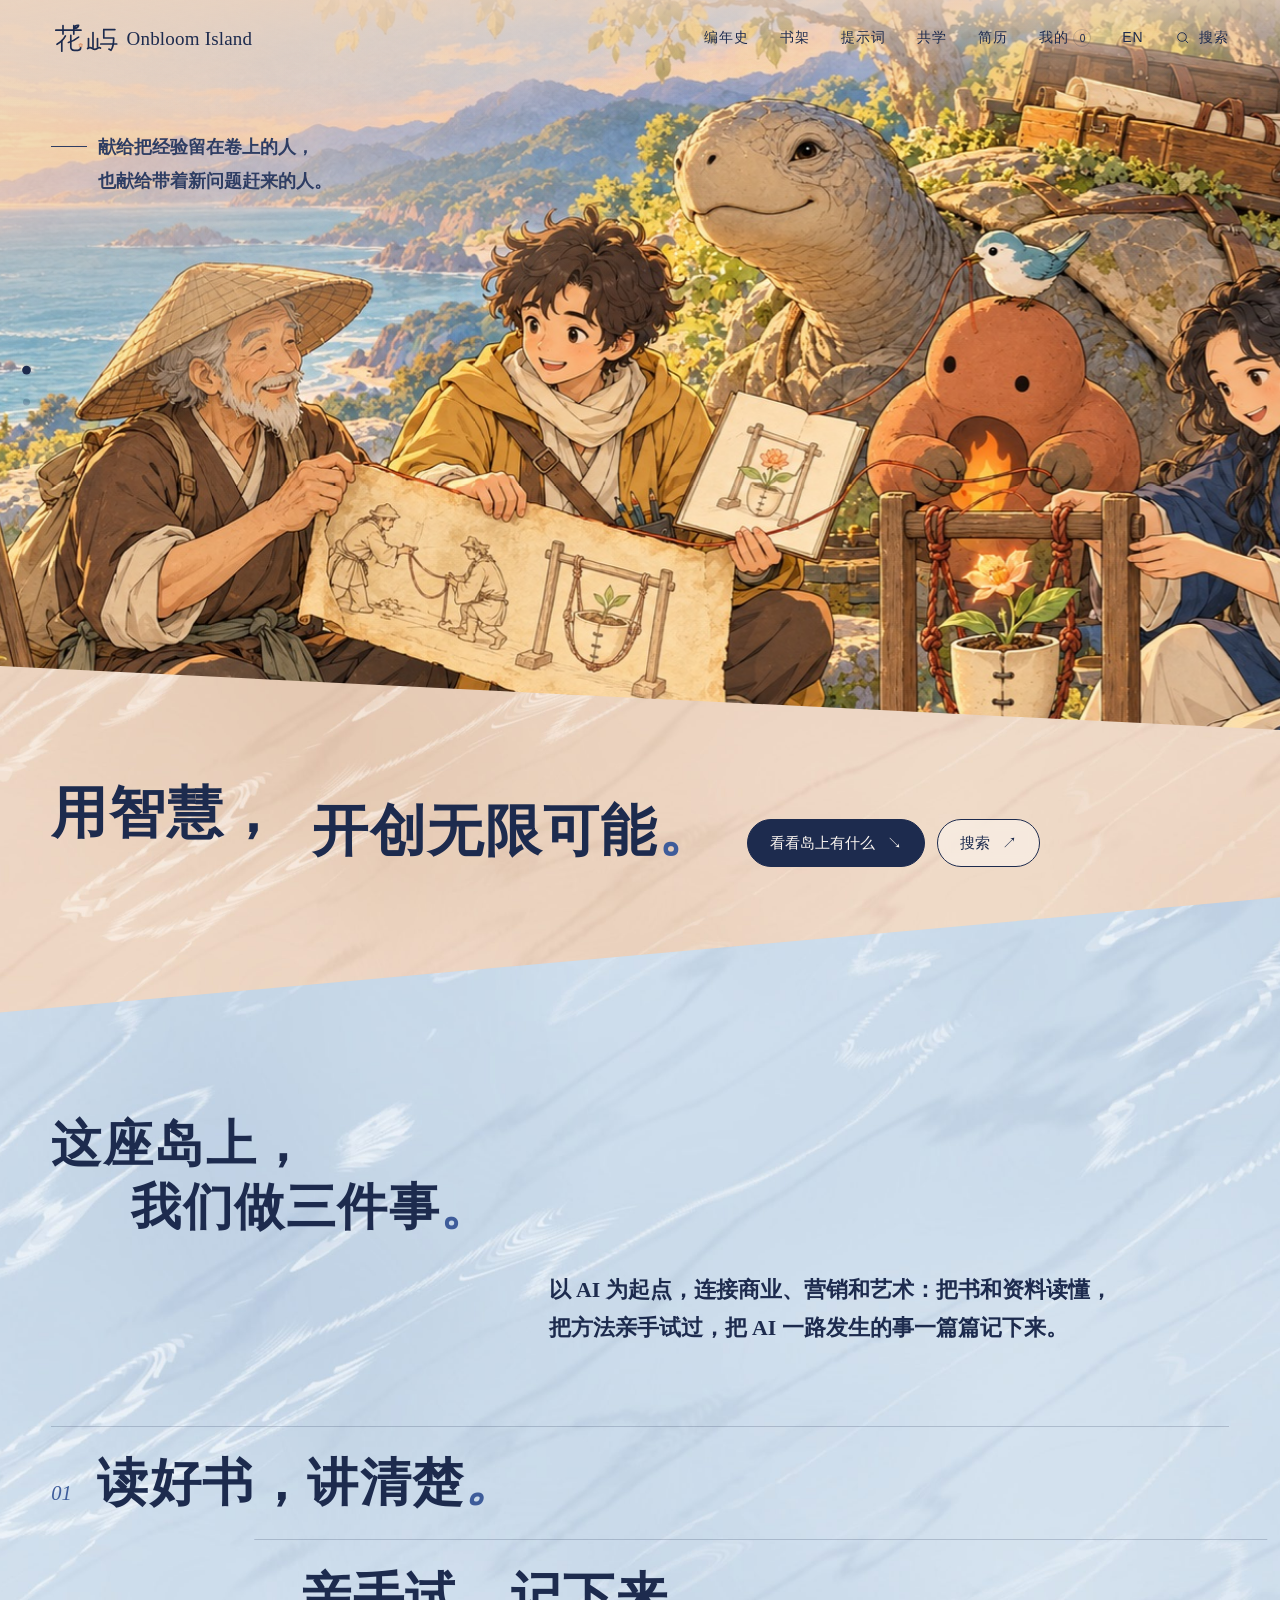
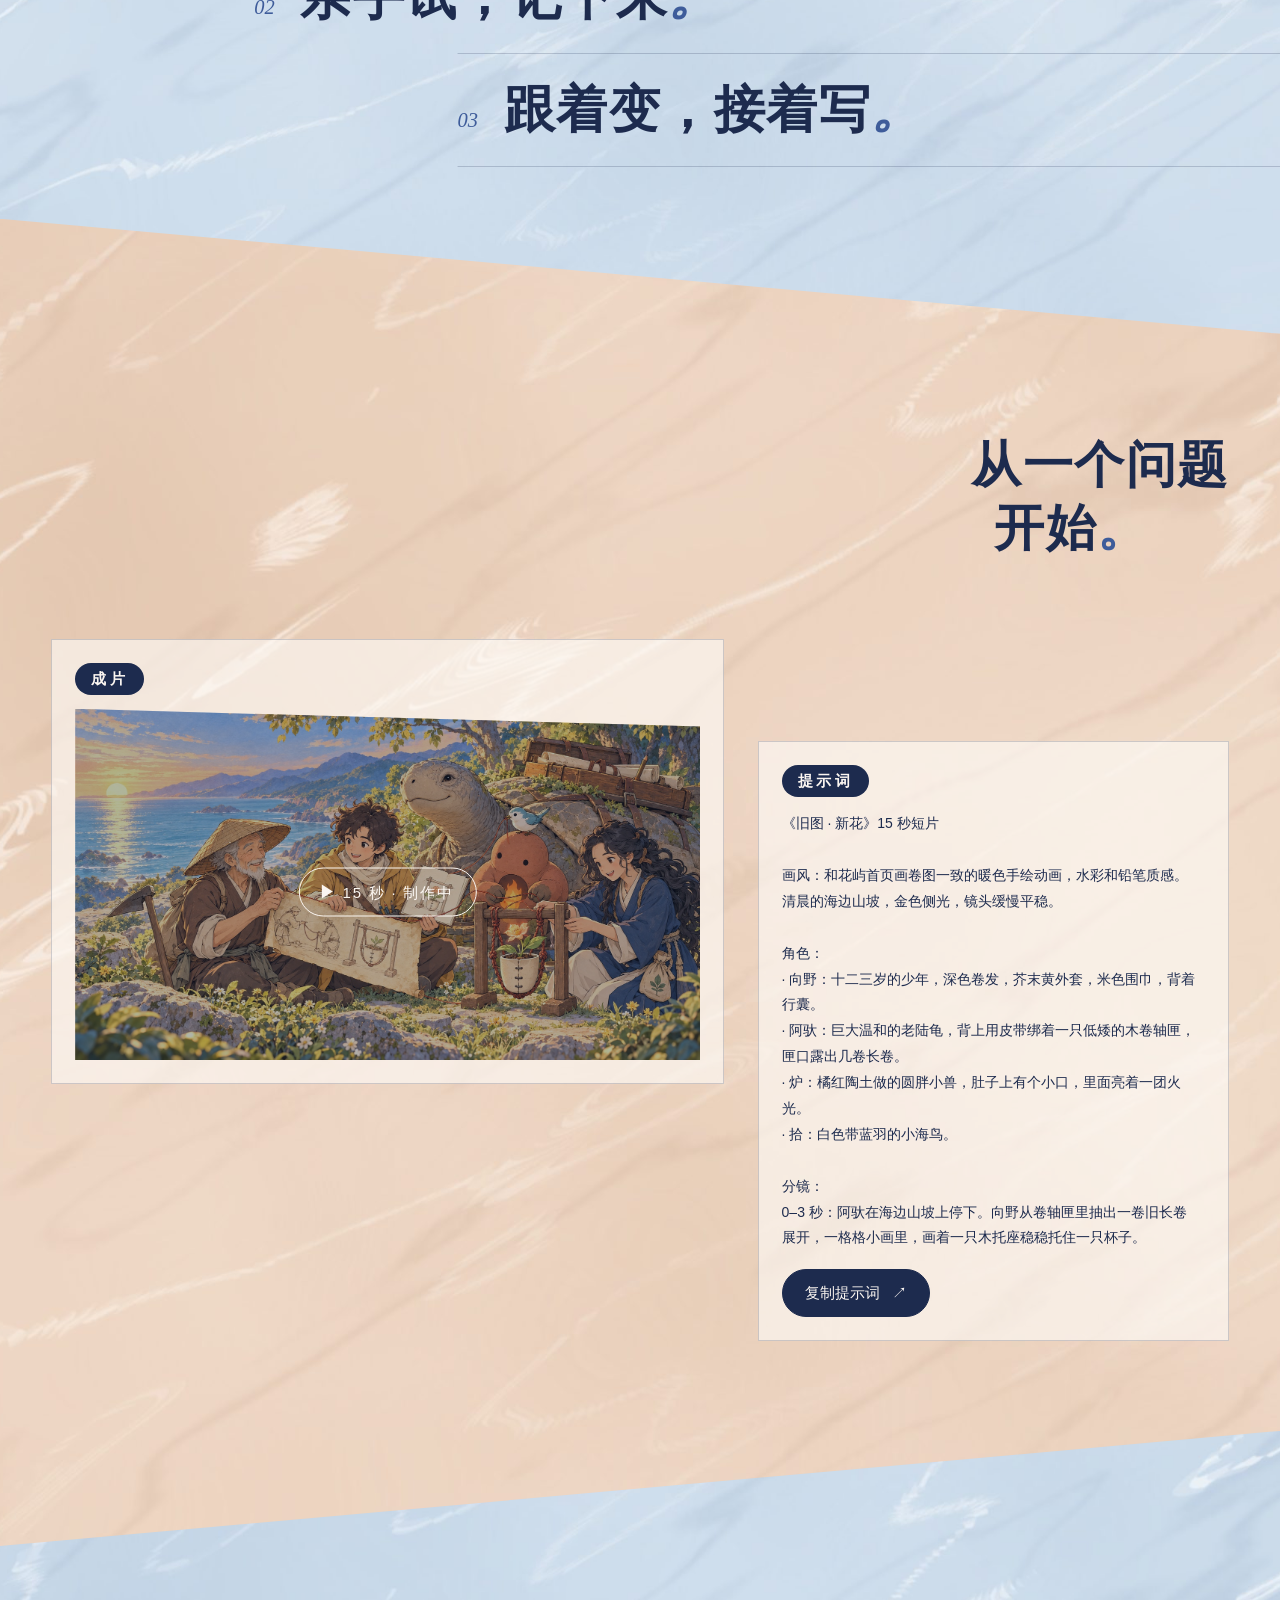
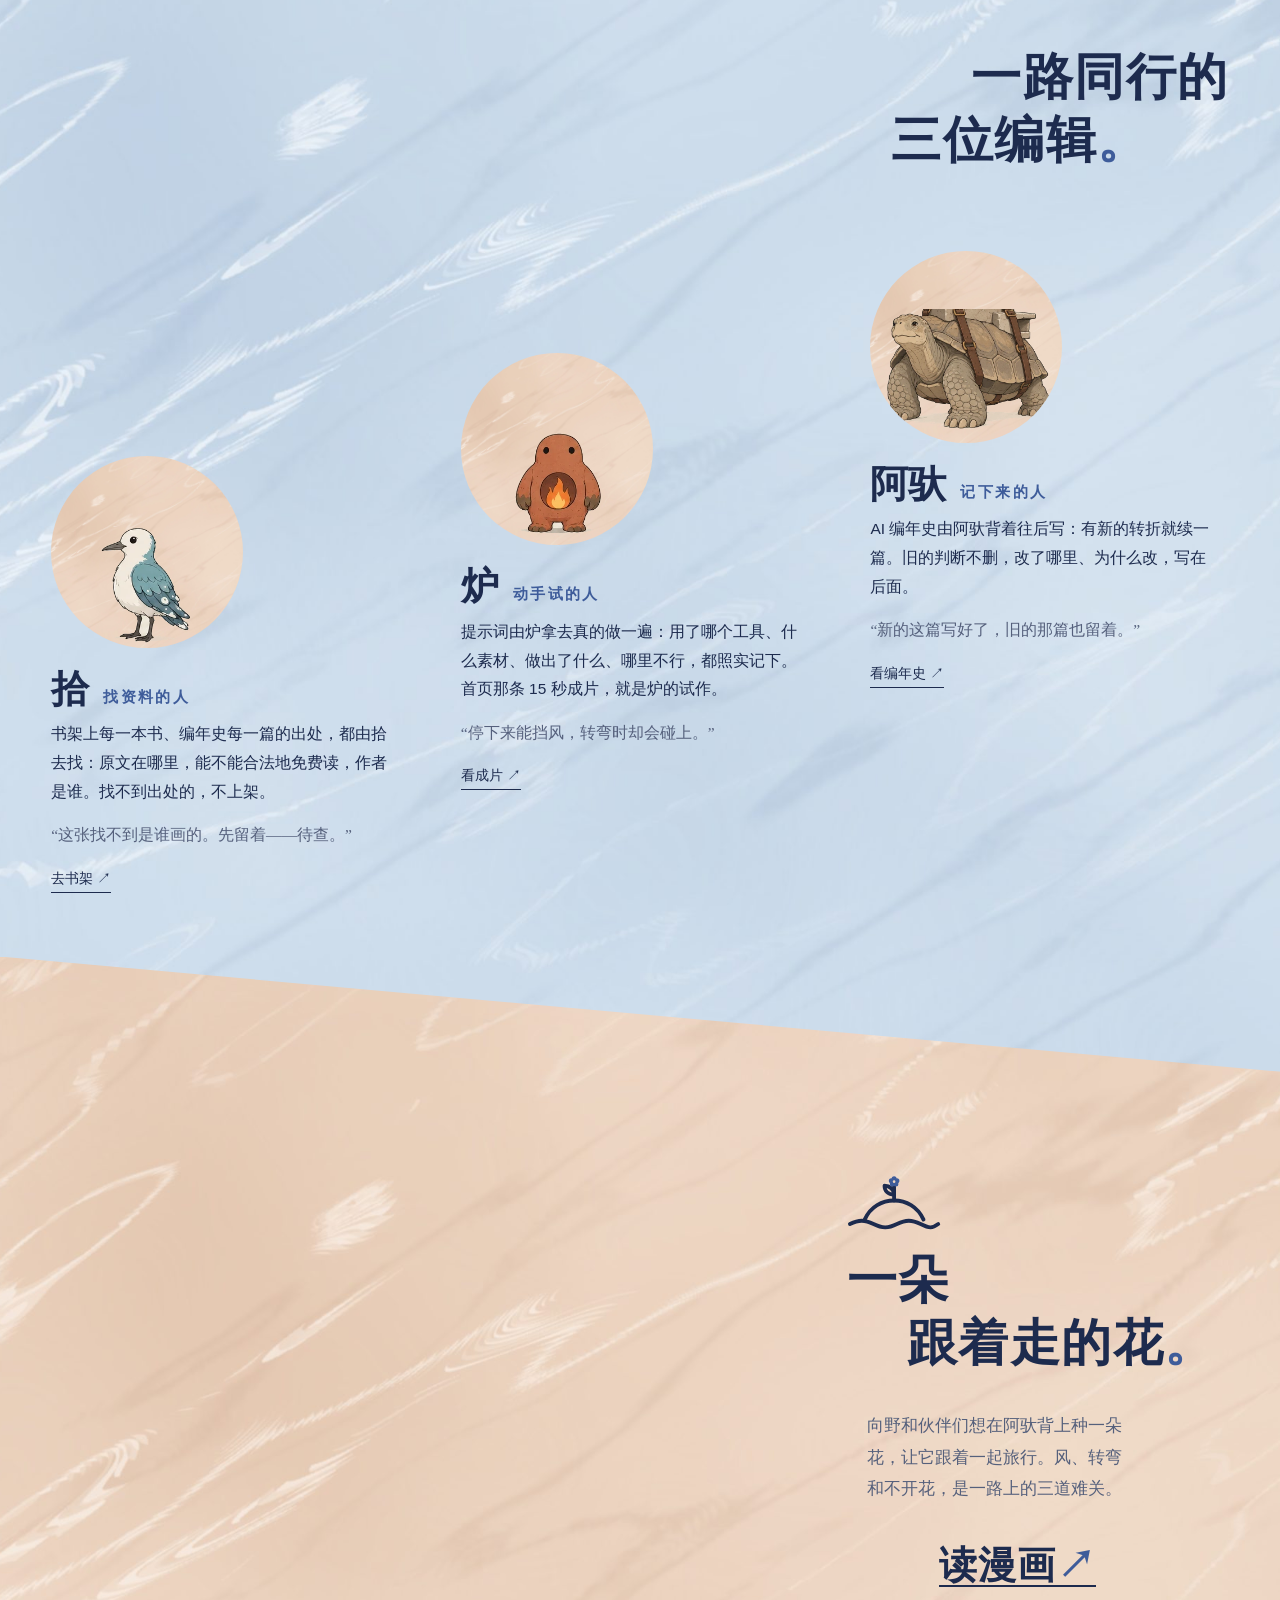
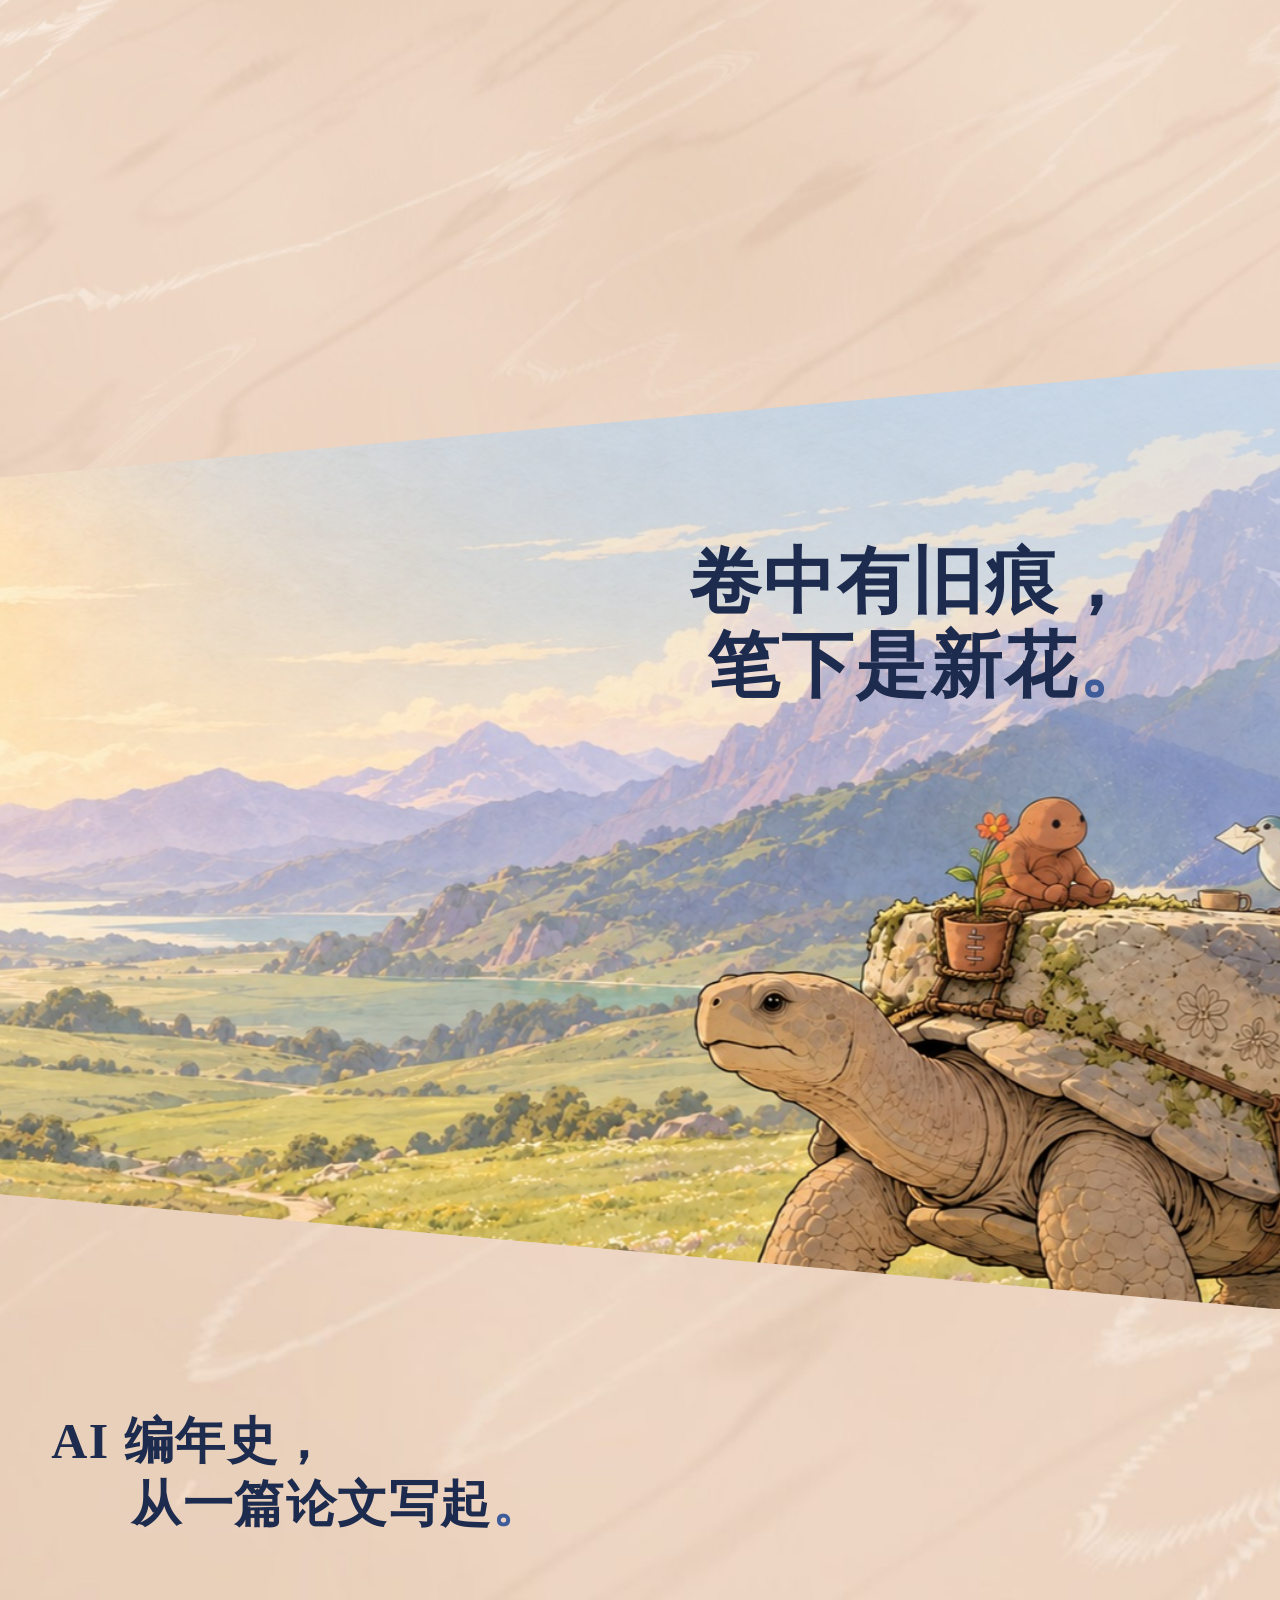
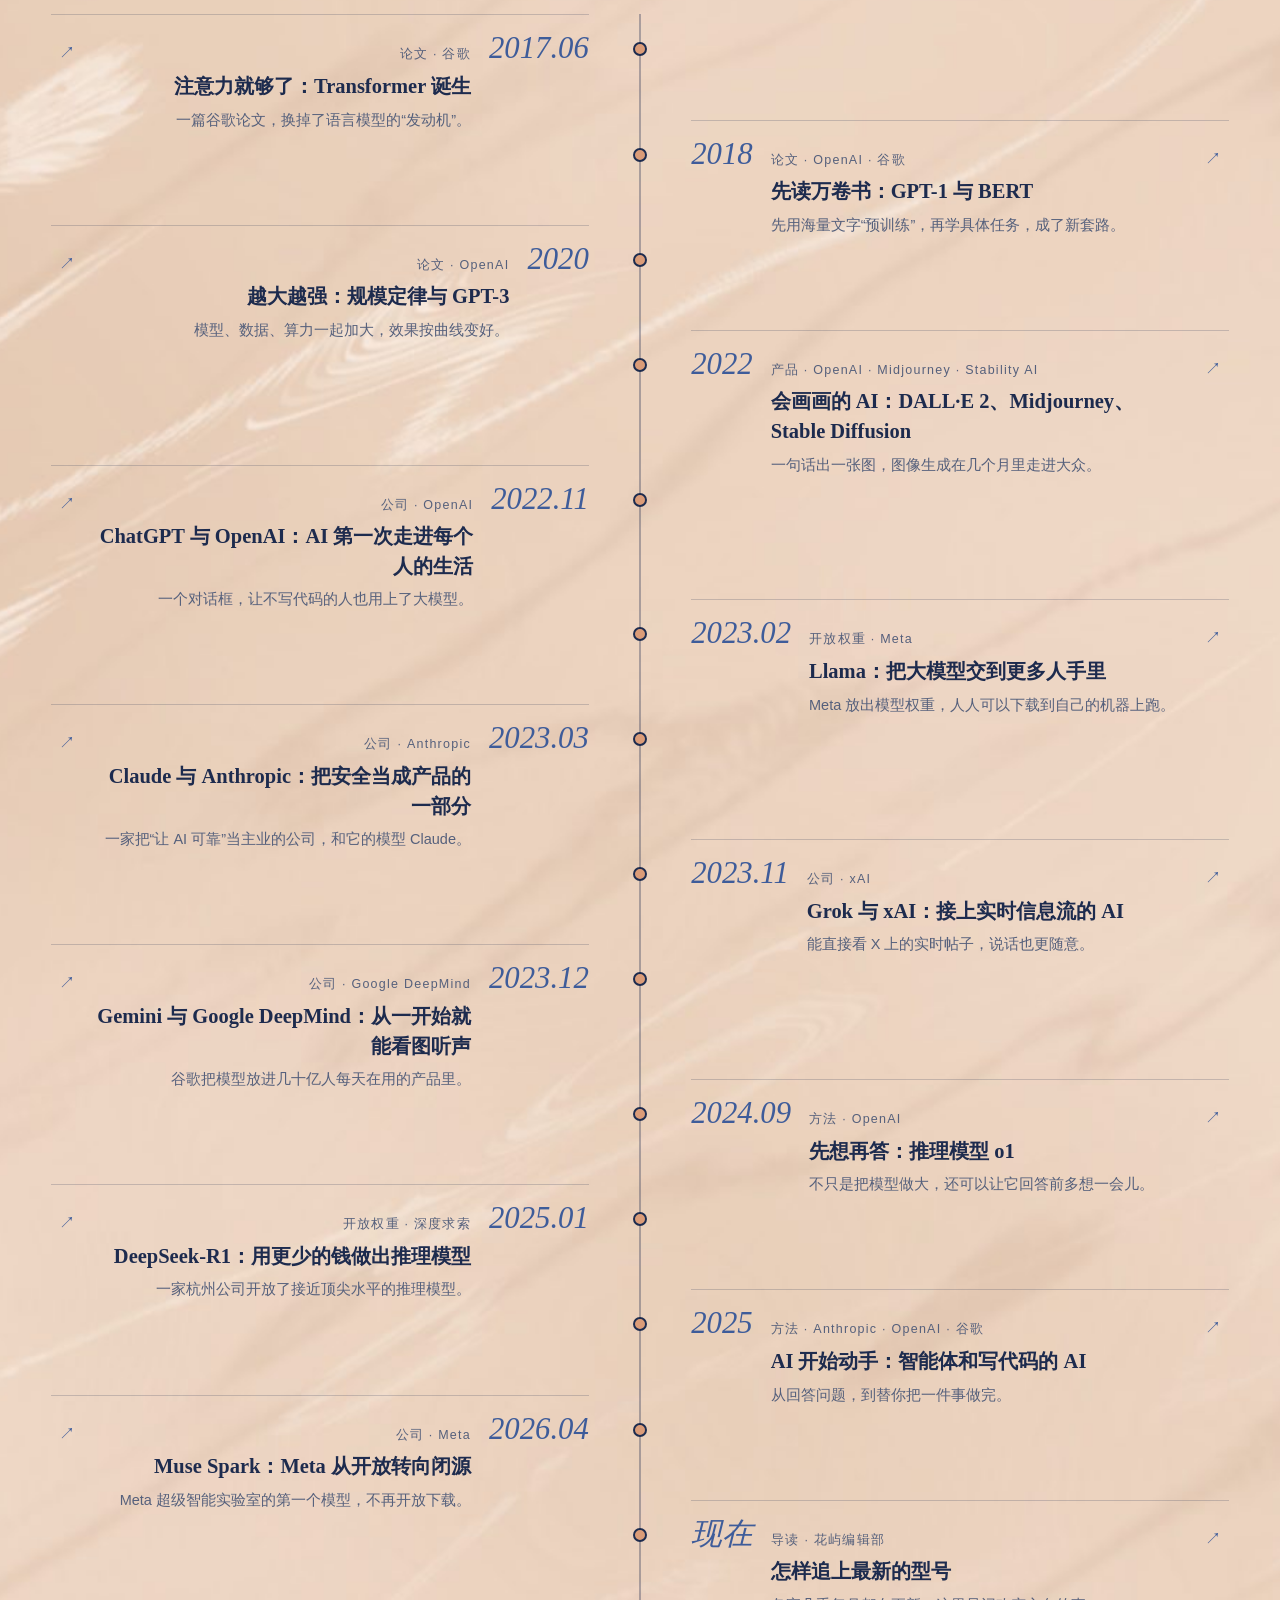
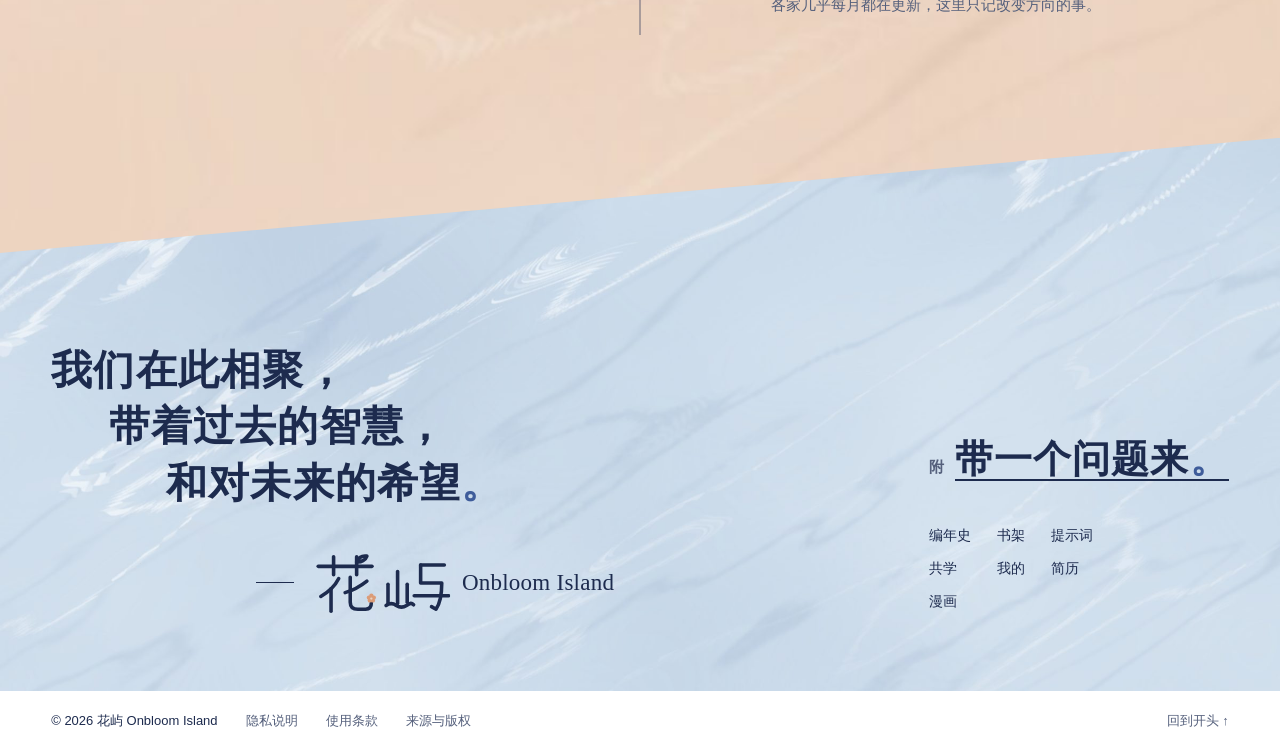
<file: index.html>
<!doctype html>
<html lang="zh-CN">
<head>
  <meta charset="utf-8">
  <meta name="viewport" content="width=device-width, initial-scale=1">
  <meta name="theme-color" content="#EBD3BF">
  <meta name="description" content="花屿 Onbloom Island：以 AI 为起点，连接商业、营销和艺术的知识库与共学社区。我们把分散的 AI 资料和实践经验，整理成面对具体问题时能读懂、能判断、能拿去用的内容。">
  <title>花屿 Onbloom Island · 以 AI 为起点的知识库与共学社区</title>
  <script>document.documentElement.classList.add('js');</script>
  <link rel="preload" as="image" href="assets/photos/v2/home-cover.jpg" fetchpriority="high">
  <link rel="stylesheet" href="theme.css">
  <link rel="stylesheet" href="styles.css">
  <script src="motion.js" defer></script>
  <script src="chronicle.js" defer></script>
  <script src="books.js" defer></script>
  <script src="app.js" defer></script>
</head>
<body style="--bg: #EBD3BF" data-view="topics">
<a class="skip-link" href="#main">跳到正文</a>

<!-- Island mark: an island rising from a wave line, with a sprout that ends in a bud. Strokes draw in order. -->
<svg class="defs" width="0" height="0" aria-hidden="true">
  <symbol id="mark" viewBox="0 0 64 40">
    <g fill="none" stroke="currentColor" stroke-linecap="round" stroke-linejoin="round" stroke-width="2.6">
      <path d="M2 34C8 31 12 31 18 34S28 37 34 34 44 31 50 34 58 37 62 34" pathLength="1" style="transition-delay:0s"/>
      <path d="M12 31C16 22 24 18 32 18S48 22 52 31" pathLength="1" style="transition-delay:.3s"/>
      <path d="M32 18V8" pathLength="1" style="transition-delay:.6s"/>
      <path d="M32 14C28 14 25.5 11.5 25.5 8C29 8 32 10.5 32 14" pathLength="1" style="transition-delay:.75s"/>
    </g>
    <g class="bud" style="fill:var(--accent)">
      <circle cx="32" cy="3.2" r="1.7"/><circle cx="33.9" cy="4.6" r="1.7"/><circle cx="33.2" cy="6.8" r="1.7"/>
      <circle cx="30.8" cy="6.8" r="1.7"/><circle cx="30.1" cy="4.6" r="1.7"/>
      <circle cx="32" cy="5.2" r=".9" style="fill:var(--flesh)"/>
    </g>
  </symbol>
  <!-- 花屿 lettering: 艹 grows a leaf, the hook of 匕 ends in a bud, the base of 山 is a wave. -->
  <symbol id="huayu" viewBox="-4 0 218 100">
    <g fill="none" stroke="currentColor" stroke-linecap="round" stroke-linejoin="round" stroke-width="5.6">
      <path d="M8 24H92" pathLength="1" style="transition-delay:0.00s"/>
      <path d="M32 9V37" pathLength="1" style="transition-delay:0.08s"/>
      <path d="M68 9V37" pathLength="1" style="transition-delay:0.16s"/>
      <path d="M68 17C71 10 77 7 84 8C82 14 75 18 68 17" pathLength="1" style="transition-delay:0.24s"/>
      <path d="M40 43C34 55 26 63 12 71" pathLength="1" style="transition-delay:0.32s"/>
      <path d="M28 59V94" pathLength="1" style="transition-delay:0.40s"/>
      <path d="M84 47C74 55 64 61 50 65" pathLength="1" style="transition-delay:0.48s"/>
      <path d="M58 41V80C58 88 62 91 70 91H82C88 91 91 88 91 81" pathLength="1" style="transition-delay:0.56s"/>
      <path d="M132 32V82" pathLength="1" style="transition-delay:0.64s"/>
      <path d="M117 52V82" pathLength="1" style="transition-delay:0.72s"/>
      <path d="M147 52V80" pathLength="1" style="transition-delay:0.80s"/>
      <path d="M114 85C120 81 124 81 130 85S140 89 146 85 154 81 157 84" pathLength="1" style="transition-delay:0.88s"/>
      <path d="M168 22H205" pathLength="1" style="transition-delay:0.96s"/>
      <path d="M168 22V50H201C201 67 199 81 192 91L185 87" pathLength="1" style="transition-delay:1.04s"/>
      <path d="M158 70H212" pathLength="1" style="transition-delay:1.12s"/>
    </g>
    <g class="bud" style="fill:var(--bud)">
      <circle cx="91" cy="70" r="3.4"/><circle cx="94.8" cy="72.8" r="3.4"/><circle cx="93.4" cy="77.2" r="3.4"/>
      <circle cx="88.6" cy="77.2" r="3.4"/><circle cx="87.2" cy="72.8" r="3.4"/>
      <circle cx="91" cy="74.4" r="1.8" style="fill:var(--flesh)"/>
    </g>
  </symbol>
</svg>

<header class="site-header">
  <a class="wordmark" href="#/topics" aria-label="花屿 Onbloom Island · 首页"><svg class="logo-huayu" viewBox="-4 0 218 100" role="img" aria-label="花屿"><use href="#huayu"/></svg><span class="wordmark-text">Onbloom Island</span></a>
  <nav class="main-nav" aria-label="主导航">
    <a href="#/ai" data-nav="ai">编年史</a>
    <a href="#/library" data-nav="library">书架</a>
    <a href="#/prompts" data-nav="prompts">提示词</a>
    <a href="#/together" data-nav="together">共学</a>
    <a href="resume-method/">简历</a>
    <a href="#/notes" data-nav="notes">我的<span class="count" id="savedCount" aria-label="已收藏 0 条">0</span></a>
    <a class="lang-link" href="en/" hreflang="en" lang="en" onclick="this.href=this.getAttribute('href')+location.hash">EN</a>
    <a class="search-btn" href="#/search" aria-label="搜索资料和模板，快捷键是斜杠">
      <svg viewBox="0 0 24 24" aria-hidden="true"><circle cx="10.5" cy="10.5" r="6.5"/><path d="m15.5 15.5 4 4"/></svg><span>搜索</span>
    </a>
  </nav>
</header>

<nav class="side-dots" aria-label="首页段落">
  <a href="#hero"><i></i><span>开始</span></a>
  <a href="#about"><i></i><span>做什么</span></a>
  <a href="#make"><i></i><span>成片</span></a>
  <a href="#editors"><i></i><span>编辑</span></a>
  <a href="#comic"><i></i><span>漫画</span></a>
  <a href="#chronicle"><i></i><span>编年史</span></a>
</nav>

<main id="main" tabindex="-1">

  <!-- ===== 首页 ===== -->
  <div class="view" id="view-topics" data-view-name="topics">

    <section class="hero tex-flesh" id="hero" data-bg="#EBD3BF" data-theme="light" data-dot="开始" data-parallax>
      <figure class="hero-photo">
        <img src="assets/photos/v2/home-cover.jpg" width="1672" height="941" alt="海边的山坡上，老农和向野展开一卷画着托座的旧图，海边旅人和炉扶着托座里开了花的锔杯，拾停在炉头上，阿驮背着卷轴匣在后面看着" fetchpriority="high">
      </figure>
      <p class="hero-letter" data-reveal="slant">献给把经验留在卷上的人，<br><span>也献给带着新问题赶来的人。</span></p>
      <!-- The painting is full of faces, so the title rides a slanted paper band over its foreground. -->
      <div class="hero-band tex-flesh" data-hint-host>
        <h1 class="hero-title display lines" aria-label="用智慧，开创无限可能。">
          <span class="line"><span>用智慧，</span></span>
          <span class="line l2"><span>开创无限可能<em class="dot">。</em></span></span>
        </h1>
        <div class="hero-side">
          <p class="hero-hint hint"><b>把 AI 用明白。</b>花屿是以 AI 为起点，连接商业、营销和艺术的知识库与共学社区。</p>
          <div class="hero-actions" data-reveal="slant" style="--d:6">
            <a class="btn btn--solid" href="#about">看看岛上有什么 <span class="arrow" aria-hidden="true">↘</span></a>
            <a class="btn btn--glass" href="#/search">搜索 <span class="arrow" aria-hidden="true">↗</span></a>
          </div>
        </div>
      </div>
    </section>

    <!-- What we do: three habits, said plainly. -->
    <section class="about tex-blue cut" id="about" data-bg="#CBDBEA" data-theme="light" data-dot="做什么" data-parallax>
      <div class="about-head">
        <h2 class="display section-title lines"><span class="line"><span>这座岛上，</span></span><span class="line"><span>我们做三件事<em class="dot">。</em></span></span></h2>
        <div class="about-text">
          <p class="about-statement" data-reveal>以 AI 为起点，连接商业、营销和艺术：把书和资料读懂，把方法亲手试过，把 AI 一路发生的事一篇篇记下来。</p>
        </div>
      </div>
      <ol class="work-lines" aria-label="我们做三件事">
        <li data-reveal="slant" data-hint-host><a href="#/library" data-cursor="书架"><i class="n latin">01</i><span class="big">读好书，讲清楚<em class="dot">。</em></span><span class="work-detail"><span class="hint">书架上每本书一张卡：为什么值得读，去哪里合法地读，还有我们做的导图、学习卡片和分析。</span></span></a></li>
        <li data-reveal="slant" style="--d:1" data-hint-host><a href="#make" data-cursor="成片"><i class="n latin">02</i><span class="big">亲手试，记下来<em class="dot">。</em></span><span class="work-detail"><span class="hint">提示词拿去真的做一遍，成片和提示词放在一起，哪里不行也照实写。</span></span></a></li>
        <li data-reveal="slant" style="--d:2" data-hint-host><a href="#chronicle" data-cursor="编年史"><i class="n latin">03</i><span class="big">跟着变，接着写<em class="dot">。</em></span><span class="work-detail"><span class="hint">AI 编年史从 2017 年写起，有新的转折就续一篇。旧的判断留着，新发现接在后面。</span></span></a></li>
      </ol>
    </section>

    <!-- One question, two boxes: the finished short and the prompt that makes it. The title sits on the right. -->
    <section class="make tex-flesh cut-r" id="make" data-bg="#EBD3BF" data-theme="light" data-dot="成片">
      <div class="section-head section-head--right">
        <h2 class="display section-title lines"><span class="line"><span>从一个问题</span></span><span class="line"><span>开始<em class="dot">。</em></span></span></h2>
      </div>
      <div class="make-grid">
        <figure class="make-box make-film" data-reveal="slant">
          <figcaption class="make-label">成片</figcaption>
          <div class="film-frame">
            <img src="assets/photos/v2/home-cover.jpg" width="1672" height="941" alt="" loading="lazy">
            <span class="film-state">15 秒 · 制作中</span>
          </div>
        </figure>
        <article class="make-box make-prompt" data-reveal="slant" style="--d:1">
          <h3 class="make-label">提示词</h3>
          <pre class="make-text" id="filmPrompt">《旧图 · 新花》15 秒短片

画风：和花屿首页画卷图一致的暖色手绘动画，水彩和铅笔质感。清晨的海边山坡，金色侧光，镜头缓慢平稳。

角色：
· 向野：十二三岁的少年，深色卷发，芥末黄外套，米色围巾，背着行囊。
· 阿驮：巨大温和的老陆龟，背上用皮带绑着一只低矮的木卷轴匣，匣口露出几卷长卷。
· 炉：橘红陶土做的圆胖小兽，肚子上有个小口，里面亮着一团火光。
· 拾：白色带蓝羽的小海鸟。

分镜：
0–3 秒：阿驮在海边山坡上停下。向野从卷轴匣里抽出一卷旧长卷展开，一格格小画里，画着一只木托座稳稳托住一只杯子。
3–7 秒：炉捧着一只有裂纹、钉着三颗锔钉的奶白小陶杯，照着画把它放进木托座。拾落在托座横梁上，歪头看。
7–11 秒：一阵海风吹来，托座轻轻一晃。大家合力把它转到向着太阳的一边，杯里的嫩芽慢慢抬头，开出一朵小花。
11–15 秒：向野在长卷末尾的空白格里，用炭笔画下这朵花（只画图，不写字），卷好放回匣中。一行人沿着海边小路继续往前走，镜头拉远，看见大海和远山。

声音：海浪、风声、陶杯轻碰木头，结尾一声轻快的木琴。没有对白，没有旁白。
不要：画面里出现任何文字、字母、数字、标志、水印；角色变形、多出手指。
画幅：16:9，1080p。</pre>
          <button type="button" class="btn btn--solid" data-copy="filmPrompt">复制提示词 <span class="arrow" aria-hidden="true">↗</span></button>
        </article>
      </div>
    </section>

    <!-- The three editors, each with the job they actually do on the site. The title sits on the right. -->
    <section class="editors tex-blue cut" id="editors" data-bg="#CBDBEA" data-theme="light" data-dot="编辑">
      <div class="section-head section-head--right" data-hint-host>
        <h2 class="display section-title lines"><span class="line"><span>一路同行的</span></span><span class="line"><span>三位编辑<em class="dot">。</em></span></span></h2>
        <div class="section-side">
          <p class="section-lead hint">他们是栏目的编辑人格，负责署名和导览，不是 AI 助手。</p>
        </div>
      </div>
      <div class="editor-grid">
        <article class="editor" data-reveal="slant">
          <figure class="editor-art"><img src="assets/characters/shi.webp" width="203" height="222" alt="拾：一只白蓝色的海鸟" loading="lazy"></figure>
          <h3>拾<span class="editor-job">找资料的人</span></h3>
          <p class="editor-duty">书架上每一本书、编年史每一篇的出处，都由拾去找：原文在哪里，能不能合法地免费读，作者是谁。找不到出处的，不上架。</p>
          <blockquote>“这张找不到是谁画的。先留着——待查。”</blockquote>
          <a class="u-link" href="#/library">去书架 ↗</a>
        </article>
        <article class="editor" data-reveal="slant" style="--d:1">
          <figure class="editor-art"><img src="assets/characters/lu.webp" width="225" height="236" alt="炉：肚子里有一团火的小陶兽" loading="lazy"></figure>
          <h3>炉<span class="editor-job">动手试的人</span></h3>
          <p class="editor-duty">提示词由炉拿去真的做一遍：用了哪个工具、什么素材、做出了什么、哪里不行，都照实记下。首页那条 15 秒成片，就是炉的试作。</p>
          <blockquote>“停下来能挡风，转弯时却会碰上。”</blockquote>
          <a class="u-link" href="#make">看成片 ↗</a>
        </article>
        <article class="editor" data-reveal="slant" style="--d:2">
          <figure class="editor-art editor-art--shell"><img src="assets/characters/atuo-shell.png" width="630" height="436" alt="阿驮：背着长卷赶路的老龟" loading="lazy"></figure>
          <h3>阿驮<span class="editor-job">记下来的人</span></h3>
          <p class="editor-duty">AI 编年史由阿驮背着往后写：有新的转折就续一篇。旧的判断不删，改了哪里、为什么改，写在后面。</p>
          <blockquote>“新的这篇写好了，旧的那篇也留着。”</blockquote>
          <a class="u-link" href="#chronicle">看编年史 ↗</a>
        </article>
      </div>
    </section>

    <!-- The comic: painting on the left, words on the right. -->
    <section class="comic-block comic-block--flip tex-flesh cut-r" id="comic" data-bg="#EBD3BF" data-theme="light" data-dot="漫画">
      <div class="comic-copy">
        <svg class="mark mark--draw comic-mark" viewBox="0 0 64 40" aria-hidden="true" data-reveal><use href="#mark"/></svg>
        <h2 class="display comic-title lines" aria-label="漫画《一朵跟着走的花》"><span class="line"><span>一朵</span></span><span class="line"><span>跟着走的花<em class="dot">。</em></span></span></h2>
        <p class="comic-lead" data-reveal style="--d:1">向野和伙伴们想在阿驮背上种一朵花，让它跟着一起旅行。风、转弯和不开花，是一路上的三道难关。</p>
        <a class="link-big" href="comic-v3/" data-cursor="读漫画" data-reveal style="--d:2">读漫画<span class="dot">↗</span></a>
      </div>
      <a class="comic-panel" href="comic-v3/" data-cursor="读漫画" data-reveal="slant" style="--d:2" data-parallax aria-label="打开漫画《一朵跟着走的花》">
        <span class="panel-frame">
          <img src="assets/photos/cliff.jpg" width="1672" height="941" alt="" loading="lazy">
          <span class="bubble" aria-hidden="true">我们能不能种一朵真的，让它也跟着走？</span>
        </span>
      </a>
    </section>

    <section class="band band--meadow band--right cut" id="band-carve" data-bg="#EBD3BF" data-theme="light" data-parallax>
      <figure class="band-photo"><img src="assets/photos/meadow.jpg" width="1672" height="941" alt="草原上，阿驮往山里走，背上的陶杯里开出一朵花" loading="lazy"></figure>
      <h2 class="band-words display"><span class="w1">卷中有旧痕，</span><span class="w2">笔下是新花<em class="dot">。</em></span></h2>
    </section>

    <!-- AI chronicle: one line per turning point, alternating either side of a spine; each opens its own page. -->
    <section class="chronicle tex-flesh cut-r" id="chronicle" data-bg="#EBD3BF" data-theme="light" data-dot="编年史">
      <div class="section-head" data-hint-host>
        <h2 class="display section-title lines"><span class="line"><span>AI 编年史，</span></span><span class="line"><span>从一篇论文写起<em class="dot">。</em></span></span></h2>
        <div class="section-side">
          <p class="section-lead hint">从 2017 年的《Attention Is All You Need》开始，每件改变 AI 走向的事单开一页：发生了什么，为什么重要，对我们有什么用。</p>
        </div>
      </div>
      <ol class="chron-list" id="chronList" aria-label="AI 编年史"></ol>
    </section>
  </div>

  <!-- ===== AI 编年史 · 单篇 ===== -->
  <div class="view inner" id="view-ai" data-view-name="ai" hidden>
    <section class="inner-head chron-head tex-blue" id="chronHead" data-bg="#CBDBEA" data-theme="light" data-parallax></section>
    <section class="inner-body chron-body tex-flesh cut-r" data-bg="#EBD3BF" data-theme="light">
      <article class="chron-article" id="chronArticle"></article>
    </section>
  </div>

  <!-- ===== 书架 ===== -->
  <div class="view inner" id="view-library" data-view-name="library" hidden>
    <section class="inner-head inner-head--right tex-blue" data-bg="#CBDBEA" data-theme="light" data-parallax data-hint-host>
      <h1 class="display inner-title lines"><span class="line"><span>一本一本，</span></span><span class="line l2"><span>读到最后一页<em class="dot">。</em></span></span></h1>
      <p class="inner-lead hint">每本书一张卡：为什么值得读，去哪里合法地读，谁在读，还有我们做的导图、卡片和分析。</p>
      <figure class="inner-photo"><img src="assets/photos/cliff.jpg" width="1672" height="941" alt="" loading="lazy"></figure>
    </section>
    <section class="shelf-free tex-flesh cut-r" data-bg="#EBD3BF" data-theme="light">
      <div class="section-head" data-hint-host>
        <h2 class="display section-title lines"><span class="line"><span>先读这几本，</span></span><span class="line"><span>整本免费<em class="dot">。</em></span></span></h2>
        <div class="section-side"><p class="section-lead hint">点开就能读完整本。链接都来自作者或出版方，不放来路不明的文件。</p></div>
      </div>
      <div class="book-row book-row--free" id="freeBooks"></div>
    </section>
    <section class="shelf-parts tex-blue cut" data-bg="#CBDBEA" data-theme="light">
      <nav class="part-nav" id="partNav" aria-label="书架分区"></nav>
      <div id="bookParts"></div>
    </section>
    <section class="shelf-people tex-flesh cut-r" id="people" data-bg="#EBD3BF" data-theme="light">
      <div class="section-head section-head--right" data-hint-host>
        <h2 class="display section-title lines"><span class="line"><span>每人</span></span><span class="line"><span>一格<em class="dot">。</em></span></span></h2>
        <div class="section-side"><p class="section-lead hint">在读和读过的书都记在自己这一格，推荐也从这里出。还没登记的，就空着。</p></div>
      </div>
      <div class="people-grid" id="peopleSlots"></div>
    </section>
  </div>

  <!-- ===== 提示词 ===== -->
  <div class="view inner" id="view-prompts" data-view-name="prompts" hidden>
    <section class="inner-head tex-blue" data-bg="#CBDBEA" data-theme="light" data-parallax data-hint-host>
      <h1 class="display inner-title lines"><span class="line"><span>填好，</span></span><span class="line l2"><span>就能带去用<em class="dot">。</em></span></span></h1>
      <p class="inner-lead hint">填完复制到你自己的 AI 工具里。这里不运行任何东西。</p>
      <figure class="inner-photo"><img src="assets/photos/path.jpg" width="1672" height="941" alt="" loading="lazy"></figure>
    </section>
    <section class="inner-body tex-flesh cut-r" data-bg="#EBD3BF" data-theme="light">
      <ol class="row-list row-list--prompts" id="promptList"></ol>
    </section>
  </div>

  <!-- ===== 共学 ===== -->
  <div class="view inner" id="view-together" data-view-name="together" hidden>
    <section class="inner-head inner-head--right tex-blue" data-bg="#CBDBEA" data-theme="light" data-parallax data-hint-host>
      <h1 class="display inner-title lines"><span class="line"><span>留下你的</span></span><span class="line l2"><span>问题<em class="dot">。</em></span></span></h1>
      <p class="inner-lead hint">公开发帖还没有接入；现在写下的回答，只存在你的浏览器里。</p>
      <figure class="inner-photo"><img src="assets/photos/meadow.jpg" width="1672" height="941" alt="" loading="lazy"></figure>
    </section>
    <section class="inner-body tex-flesh cut-r" data-bg="#EBD3BF" data-theme="light">
      <ol class="row-list row-list--questions" id="togetherList"></ol>
    </section>
  </div>

  <!-- ===== 我的 ===== -->
  <div class="view inner" id="view-notes" data-view-name="notes" hidden>
    <section class="inner-head tex-blue" data-bg="#CBDBEA" data-theme="light" data-parallax data-hint-host>
      <h1 class="display inner-title lines"><span class="line"><span>记下你自己的</span></span><span class="line l2"><span>那一行<em class="dot">。</em></span></span></h1>
      <p class="inner-lead hint">收藏和笔记只存在这台设备的浏览器里，不会上传。</p>
      <figure class="inner-photo"><img src="assets/photos/v2/home-cover.jpg" width="1672" height="941" alt="" loading="lazy"></figure>
    </section>
    <section class="inner-body tex-flesh cut-r" data-bg="#EBD3BF" data-theme="light">
      <div class="notes-layout">
        <form id="noteForm" class="note-form">
          <label for="noteText" class="sr-only">一个想法、一个问题、一件想试的事</label>
          <textarea id="noteText" rows="7" maxlength="10000" placeholder="今天我注意到……" required></textarea>
          <div class="note-form-foot"><button type="submit" class="btn btn--solid">记下来 <span class="arrow" aria-hidden="true">↗</span></button></div>
        </form>
        <div class="notes-side"><h2 class="notes-subtitle">笔记和收藏</h2><div id="savedNotes"></div></div>
      </div>
    </section>

    <!-- A creative resume anyone can make: write down what is true, get a prompt, take it to any AI helper. The title sits on the right. -->
    <section class="resume-maker tex-blue cut" id="resume" data-bg="#CBDBEA" data-theme="light">
      <div class="section-head section-head--right" data-hint-host>
        <h2 class="display section-title lines"><span class="line"><span>用 AI 做一份</span></span><span class="line"><span>自己的简历<em class="dot">。</em></span></span></h2>
        <div class="section-side"><p class="section-lead hint">写下真实做过的事，贴上想去的职位，这里就拼出一段提示词。拿去任何一个 AI 助手都能用，顺便学会怎样把一件事和 AI 说清楚。</p></div>
      </div>
      <div class="resume-grid">
        <form class="make-box resume-form" id="resumeForm" data-reveal="slant">
          <span class="make-label">填三样</span>
          <label class="resume-field" for="resumeFacts"><b>1 · 你做过的事</b><span>照实写：在哪里、做了什么、结果怎样。没做过的不写。</span></label>
          <textarea id="resumeFacts" rows="7" maxlength="6000" placeholder="2024–2026 在一家跨境电商做运营：负责新西兰站的上新和投放，半年内把复购率从 12% 做到 21%……"></textarea>
          <label class="resume-field" for="resumeJob"><b>2 · 想去的职位</b><span>把职位描述整段贴进来。还没有具体职位，就写想做的方向。</span></label>
          <textarea id="resumeJob" rows="5" maxlength="6000" placeholder="品牌营销经理：负责海外社媒内容和投放，3 年以上经验，会用数据看效果……"></textarea>
          <fieldset class="resume-style">
            <legend><b>3 · 想要的样子</b></legend>
            <label><input type="radio" name="resumeStyle" value="steady" checked><span>稳重清楚</span></label>
            <label><input type="radio" name="resumeStyle" value="creative"><span>有创意</span></label>
            <label><input type="radio" name="resumeStyle" value="portfolio"><span>作品集式</span></label>
          </fieldset>
          <p class="resume-local">填的内容只存在这台设备的浏览器里，不会上传。</p>
        </form>
        <article class="make-box resume-out" data-reveal="slant" style="--d:1">
          <h3 class="make-label">提示词</h3>
          <pre class="make-text" id="resumePrompt" aria-live="polite"></pre>
          <button type="button" class="btn btn--solid" data-copy="resumePrompt" data-copy-msg="已复制。粘贴到你常用的 AI 助手里，拿回来的简历逐句对一遍：有没有你没做过的事。">复制提示词 <span class="arrow" aria-hidden="true">↗</span></button>
          <h4 class="resume-learn-title">这段提示词为什么这样写</h4>
          <ol class="resume-learn">
            <li><b>先说它是谁、要做什么。</b>一句话交代角色和目标，AI 就知道往哪个方向用力。</li>
            <li><b>给真材料，再划一条线。</b>经历由你给，规定不许编；缺的地方让它标出来问你。</li>
            <li><b>给它一个对照。</b>有了职位描述，它才知道该把哪段经历放在最前面。</li>
            <li><b>说清楚要交回什么。</b>格式、篇幅、附一张对照表，最后再让它自己查一遍。</li>
          </ol>
          <p class="resume-source">做法参考开源项目 career-ops：一份真实的底稿，每个职位改一版。<a class="u-link" href="resume-method/">看完整做法 ↗</a></p>
        </article>
      </div>
    </section>
  </div>

  <!-- ===== 说明与条款 ===== -->
  <div class="view inner legal-view" id="view-legal" data-view-name="legal" hidden>
    <section class="legal-head" data-bg="#FFFDFB" data-theme="light">
      <h1 class="display legal-title">说明与条款</h1>
      <p class="legal-meta">原型阶段的版本 · 2026 年 10 月 · 正式上线前会再更新</p>
    </section>
    <div class="legal-body">
      <section id="privacy" aria-labelledby="privacy-title">
        <h2 id="privacy-title">隐私说明</h2>
        <p>现在的花屿没有账号，也没有登录，我们不收集你的姓名、邮箱或任何个人信息。</p>
        <p>你在“我的”里写下的笔记、收藏，以及在“共学”里写的回答，只保存在这台设备的浏览器里（浏览器本地存储），不会上传到任何服务器。清除浏览器数据，或换一台设备，这些内容就不在了。</p>
        <p>网站没有接入访问统计、广告或第三方追踪代码。</p>
      </section>
      <section id="terms" aria-labelledby="terms-title">
        <h2 id="terms-title">使用条款</h2>
        <p>这里的内容用于学习和参考，不构成专业意见。每篇内容里写明了哪些做过、哪些还没做，请按你的实际情况判断。</p>
        <p>提示词模板是我们写的原创初稿，你可以复制到自己选的 AI 工具里使用。网站本身不运行任何 AI，也不保证生成结果。</p>
        <p>请只把你理解、也有权使用的材料填进模板。</p>
      </section>
      <section id="sources" aria-labelledby="sources-title">
        <h2 id="sources-title">来源与版权</h2>
        <p>书架里的介绍、导图和分析，以及 AI 编年史，都是我们的解读。原文的版权归原作者或机构所有；每本书都附有作者或出版方的链接，编年史每篇都附有原始出处，内容以原文为准。</p>
        <p>插画和漫画是本站的原创作品，绘制时使用了 AI 绘图工具。拾、炉、阿驮是栏目的编辑人格，不是 AI 助手。</p>
      </section>
    </div>
  </div>
</main>

<footer class="site-footer tex-blue cut">
  <div class="footer-main">
    <!-- The page reads like a letter: the hero opens with a dedication, the footer closes and signs it. -->
    <div class="footer-letter">
      <p class="footer-closing display lines" aria-label="我们在此相聚，带着过去的智慧，和对未来的希望。">
        <span class="line"><span>我们在此相聚，</span></span>
        <span class="line l2"><span>带着过去的智慧，</span></span>
        <span class="line l3"><span>和对未来的希望<em class="dot">。</em></span></span>
      </p>
      <a class="wordmark wordmark--big footer-sign" href="#hero" aria-label="花屿 Onbloom Island · 回到开头"><svg class="logo-huayu mark--draw" viewBox="-4 0 218 100" role="img" aria-label="花屿" data-reveal><use href="#huayu"/></svg><span class="wordmark-text">Onbloom Island</span></a>
    </div>
    <div class="footer-side">
      <p class="footer-ps"><span>附</span><a class="link-big footer-cta" href="#/together" data-cursor="共学">带一个问题来<span class="dot">。</span></a></p>
      <nav class="footer-nav" aria-label="页脚导航">
        <a href="#/ai">编年史</a><a href="#/library">书架</a><a href="#/prompts">提示词</a>
        <a href="#/together">共学</a><a href="#/notes">我的</a><a href="resume-method/">简历</a><a href="comic-v3/">漫画</a>
      </nav>
    </div>
  </div>
</footer>
<div class="legal-bar">
  <span>© 2026 花屿 Onbloom Island</span>
  <a href="#/legal">隐私说明</a>
  <a href="#/legal">使用条款</a>
  <a href="#/legal">来源与版权</a>
  <a class="end" href="#hero">回到开头 ↑</a>
</div>

<dialog id="searchDialog" class="search-dialog" aria-labelledby="searchLabel">
  <div class="dialog-top"><span class="cap" id="searchLabel">想找什么？</span><button type="button" class="close-dialog" data-close aria-label="关闭搜索">×</button></div>
  <label class="search-field">
    <svg viewBox="0 0 24 24" aria-hidden="true"><circle cx="10.5" cy="10.5" r="6.5"/><path d="m15.5 15.5 4 4"/></svg>
    <input id="searchInput" type="search" placeholder="试试“Transformer”“Claude”“营销”" aria-label="搜索编年史、书和提示词模板" autocomplete="off">
  </label>
  <div id="searchResults" class="search-results" aria-live="polite"></div>
</dialog>

<dialog id="readerDialog" class="reader-dialog" aria-labelledby="readerTitle">
  <div class="dialog-top"><span class="cap" id="readerEyebrow"></span><button type="button" class="close-dialog" data-close aria-label="关闭阅读">×</button></div>
  <article class="reader-article">
    <h1 id="readerTitle" class="reader-title" tabindex="-1"></h1>
    <div id="readerBody"></div>
  </article>
</dialog>

<div id="toast" class="toast" role="status" aria-live="polite" hidden></div>
</body>
</html>
</file>
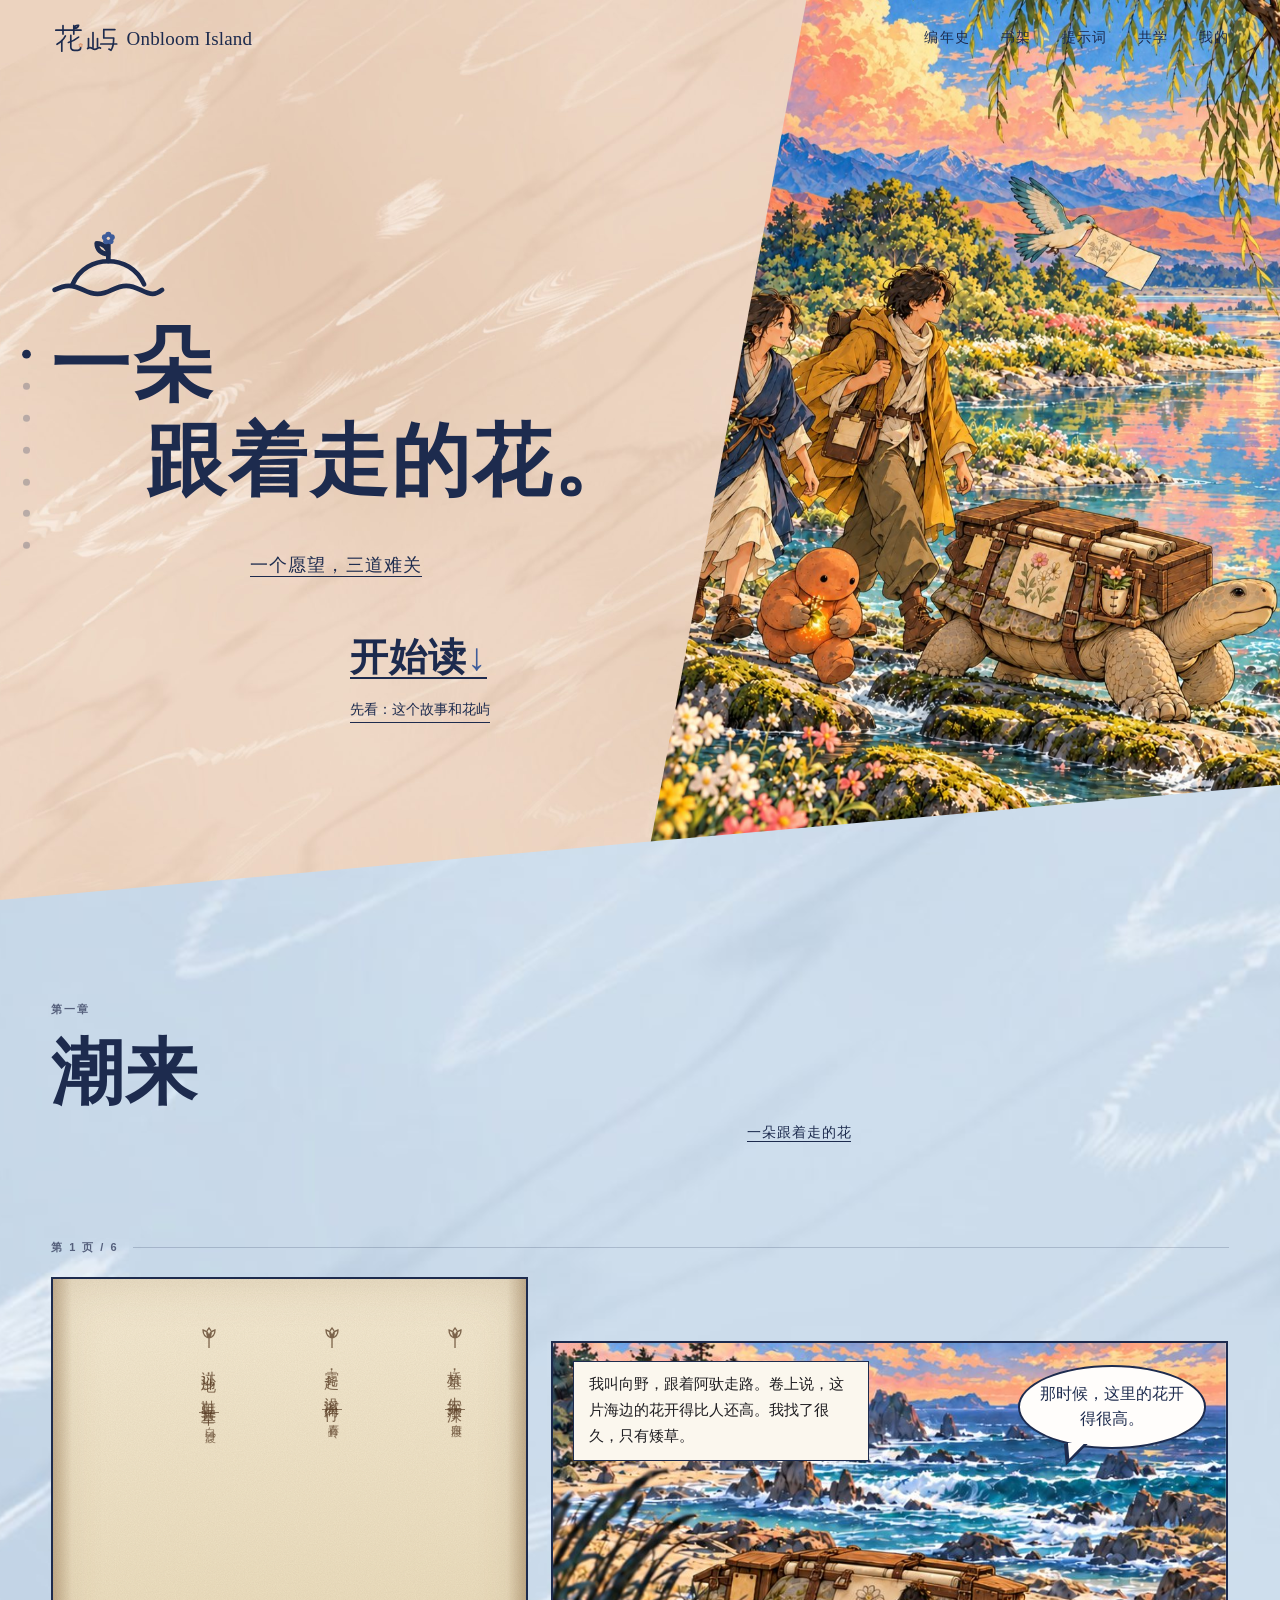
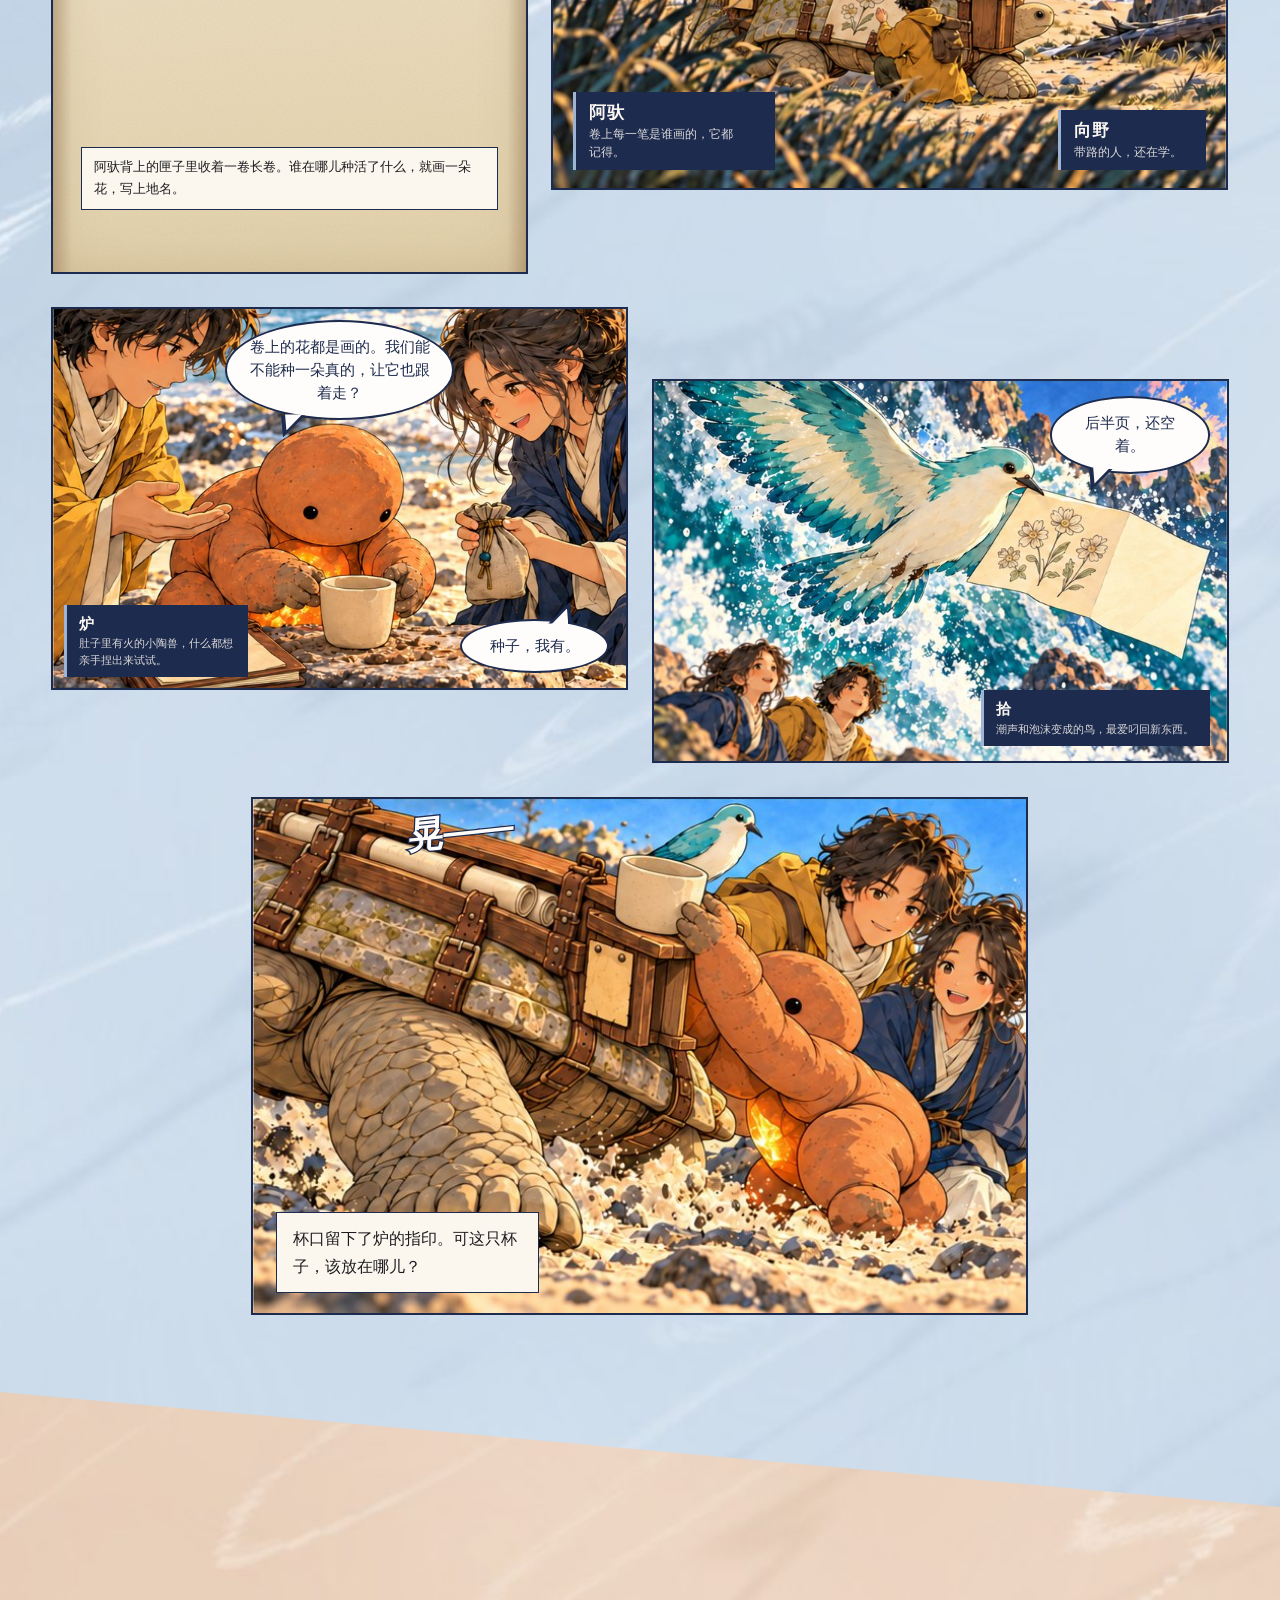
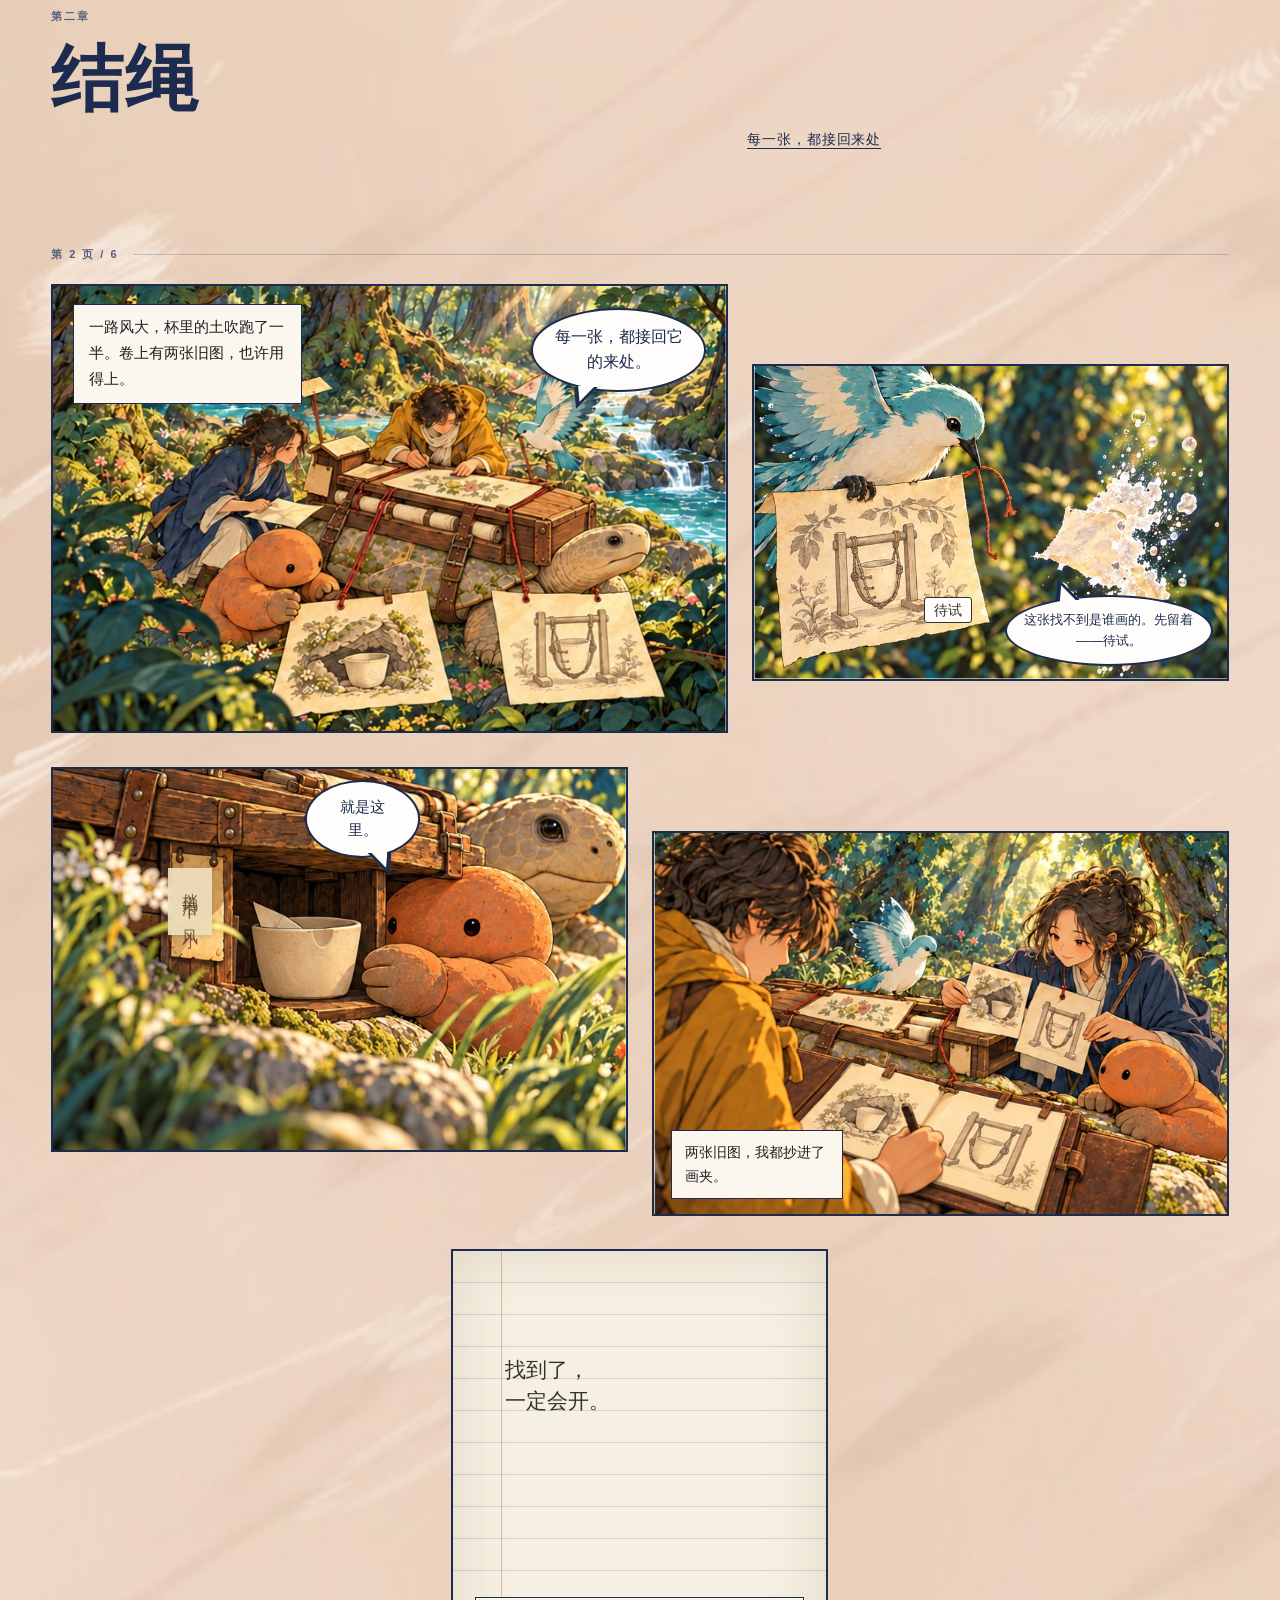
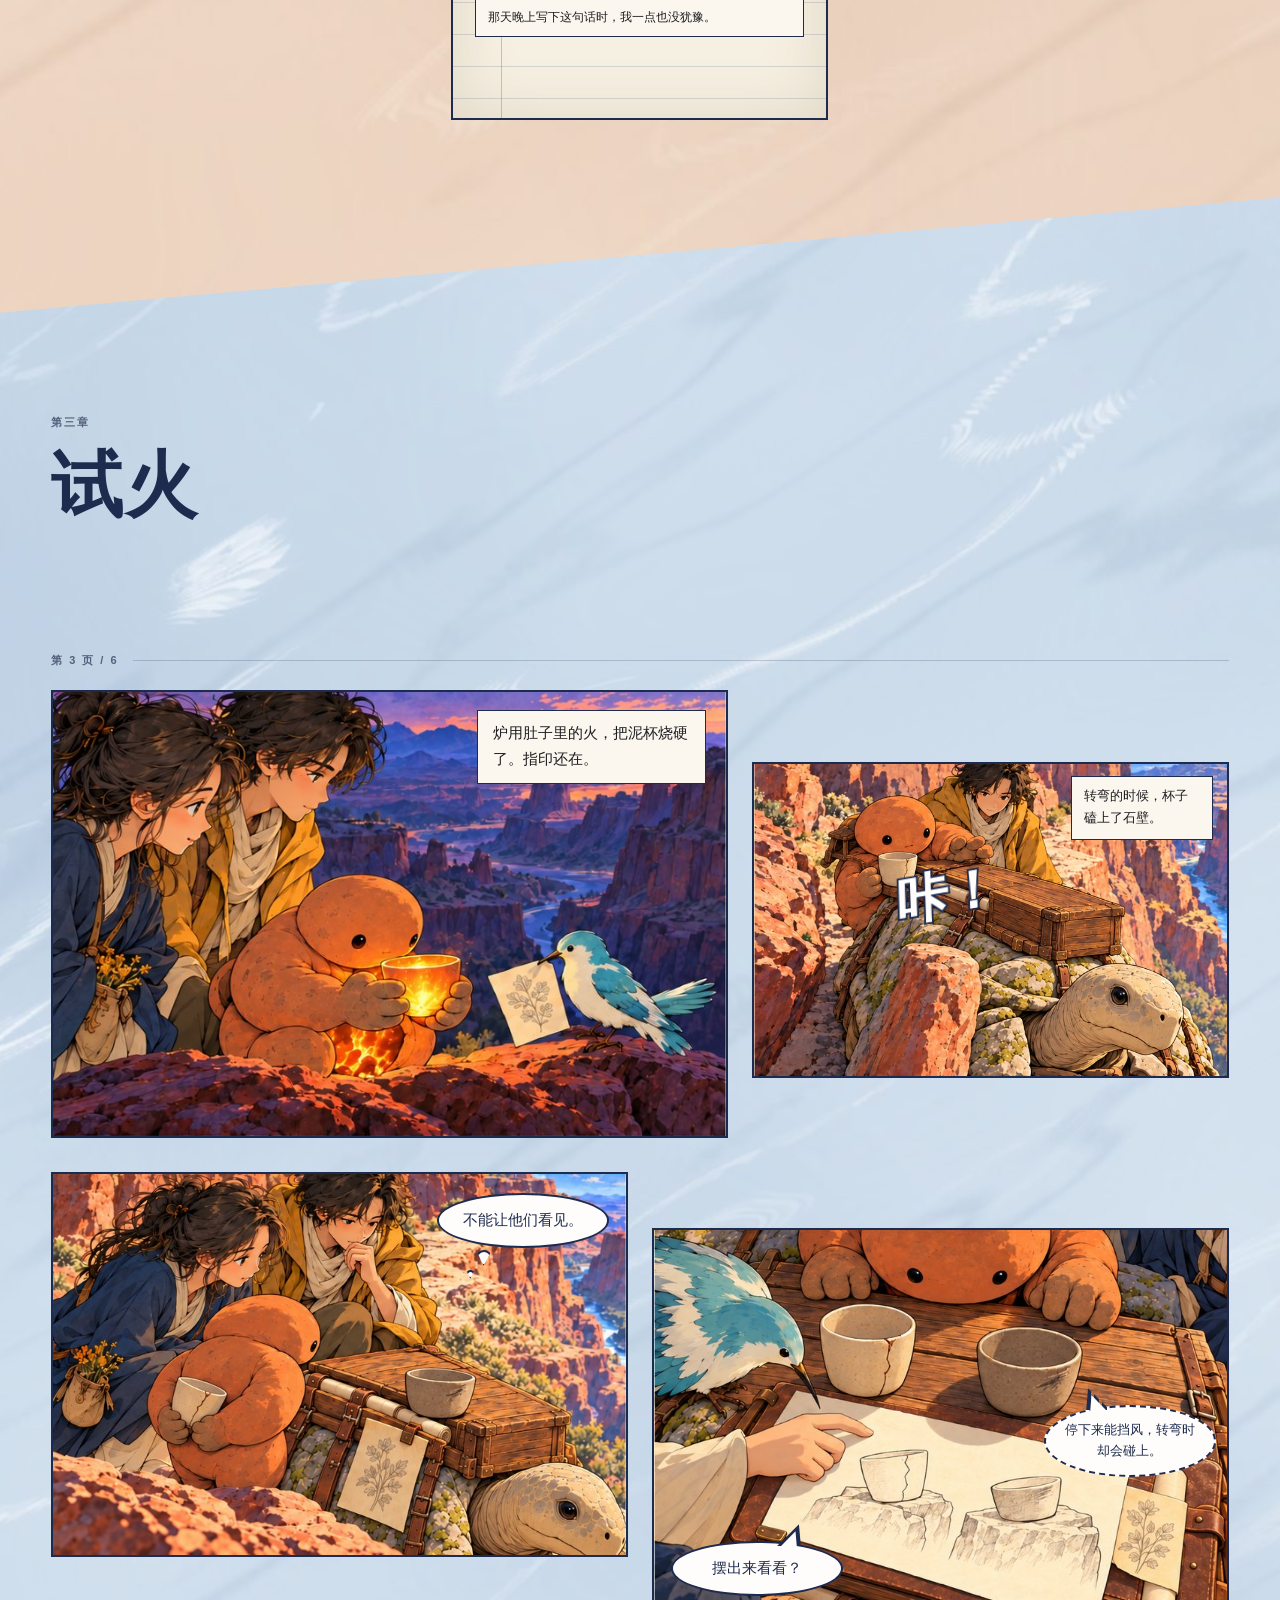
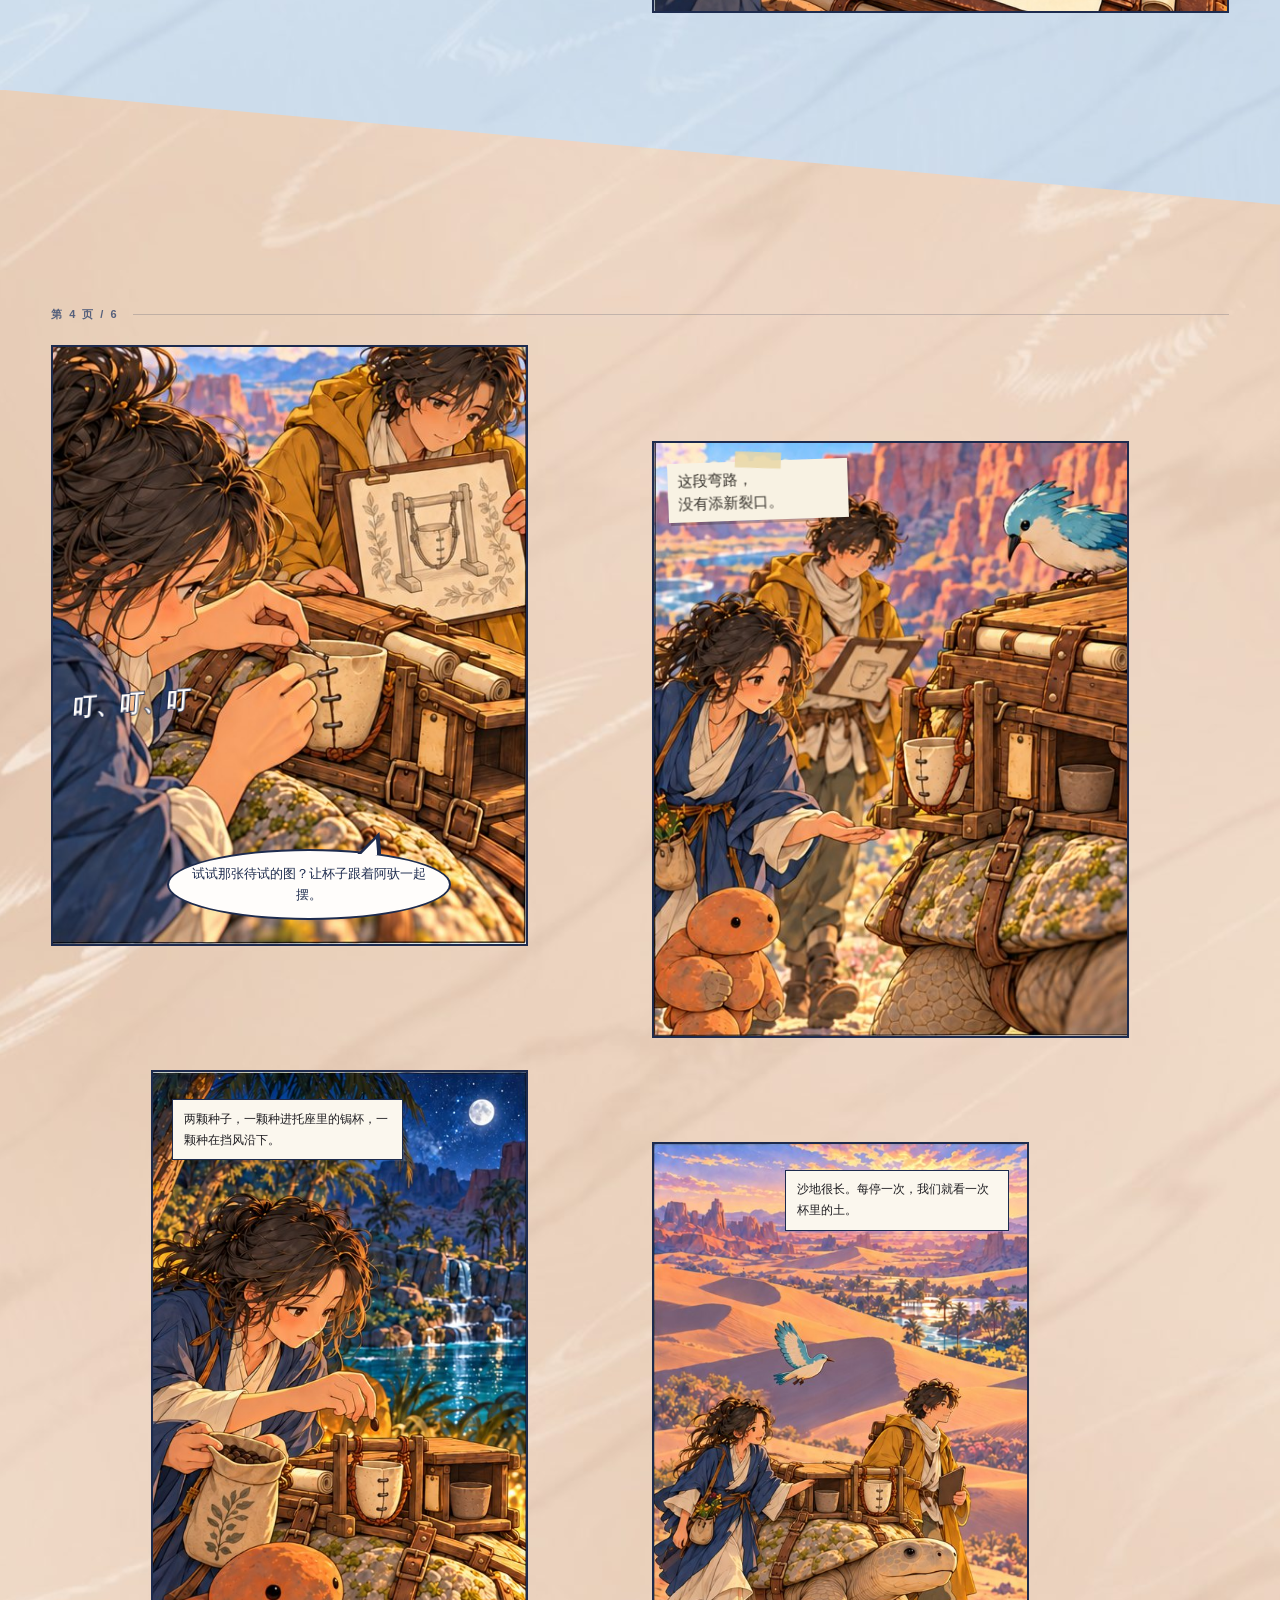
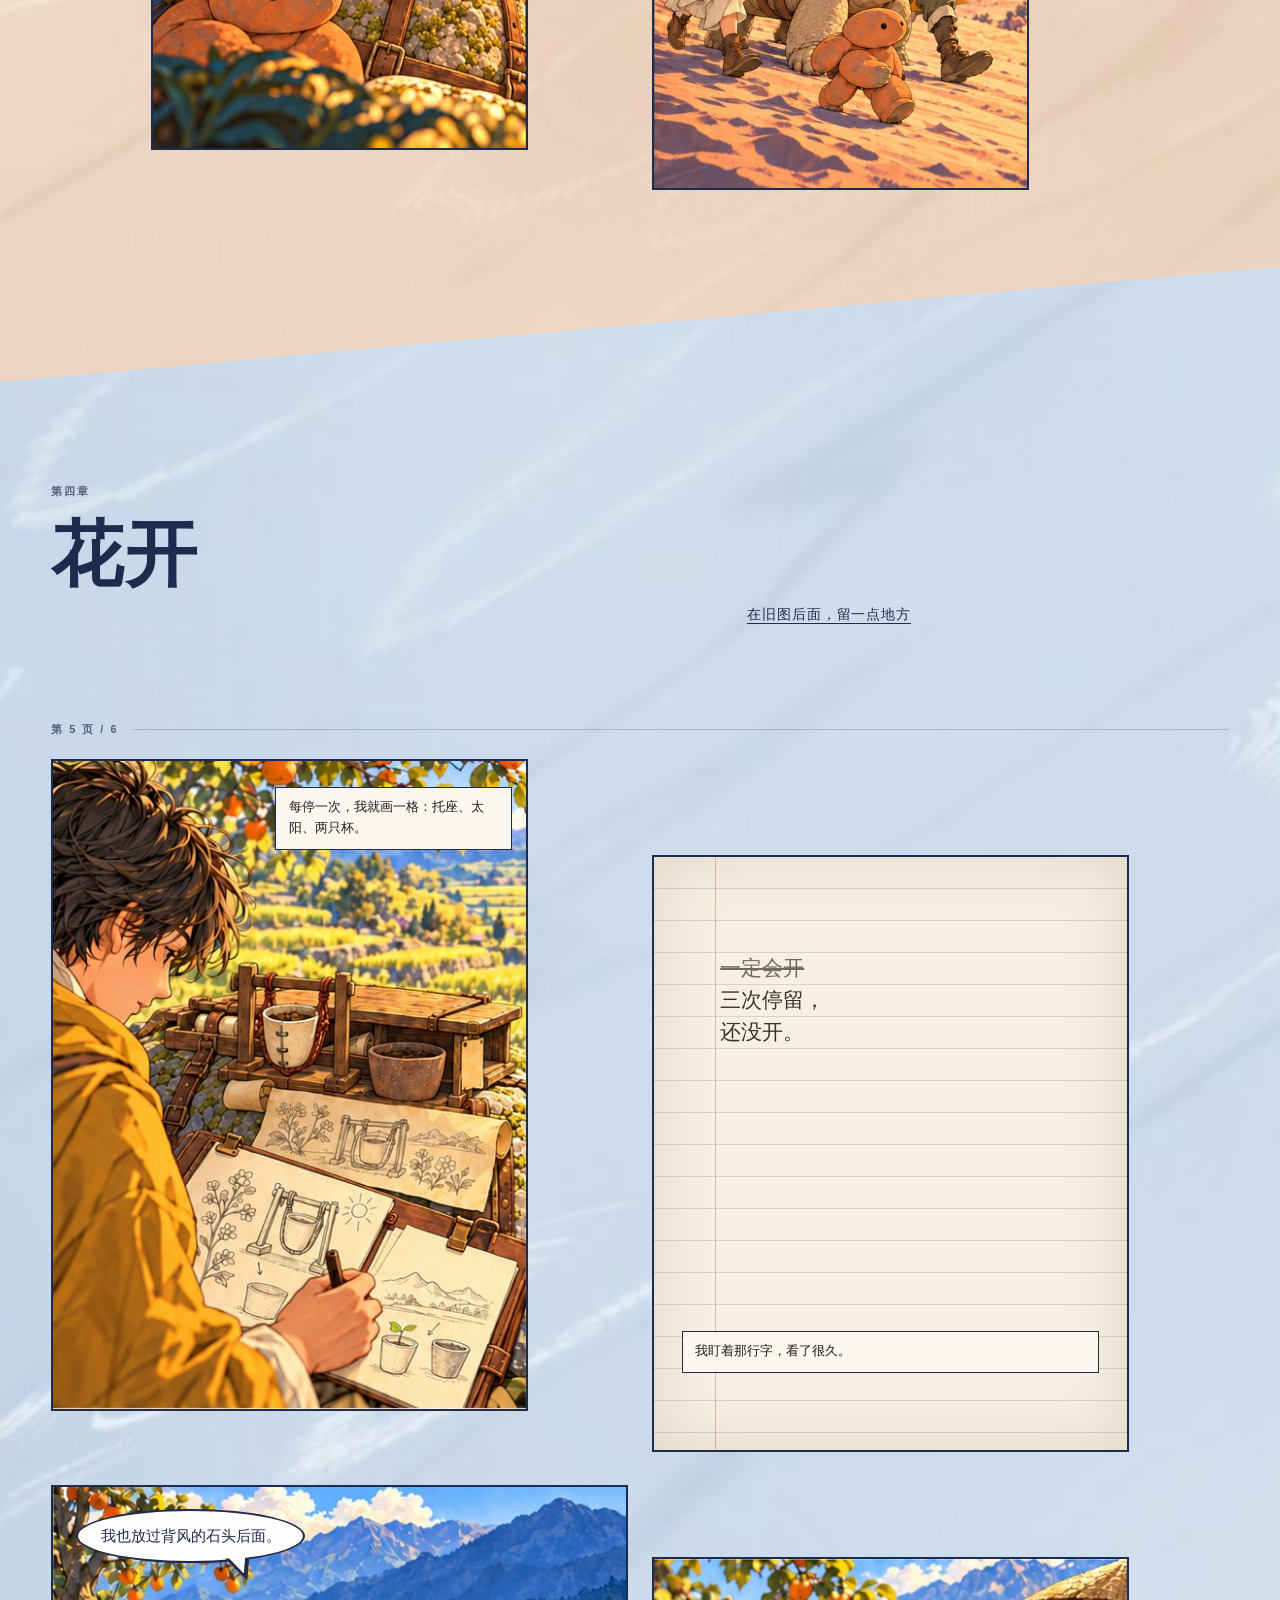
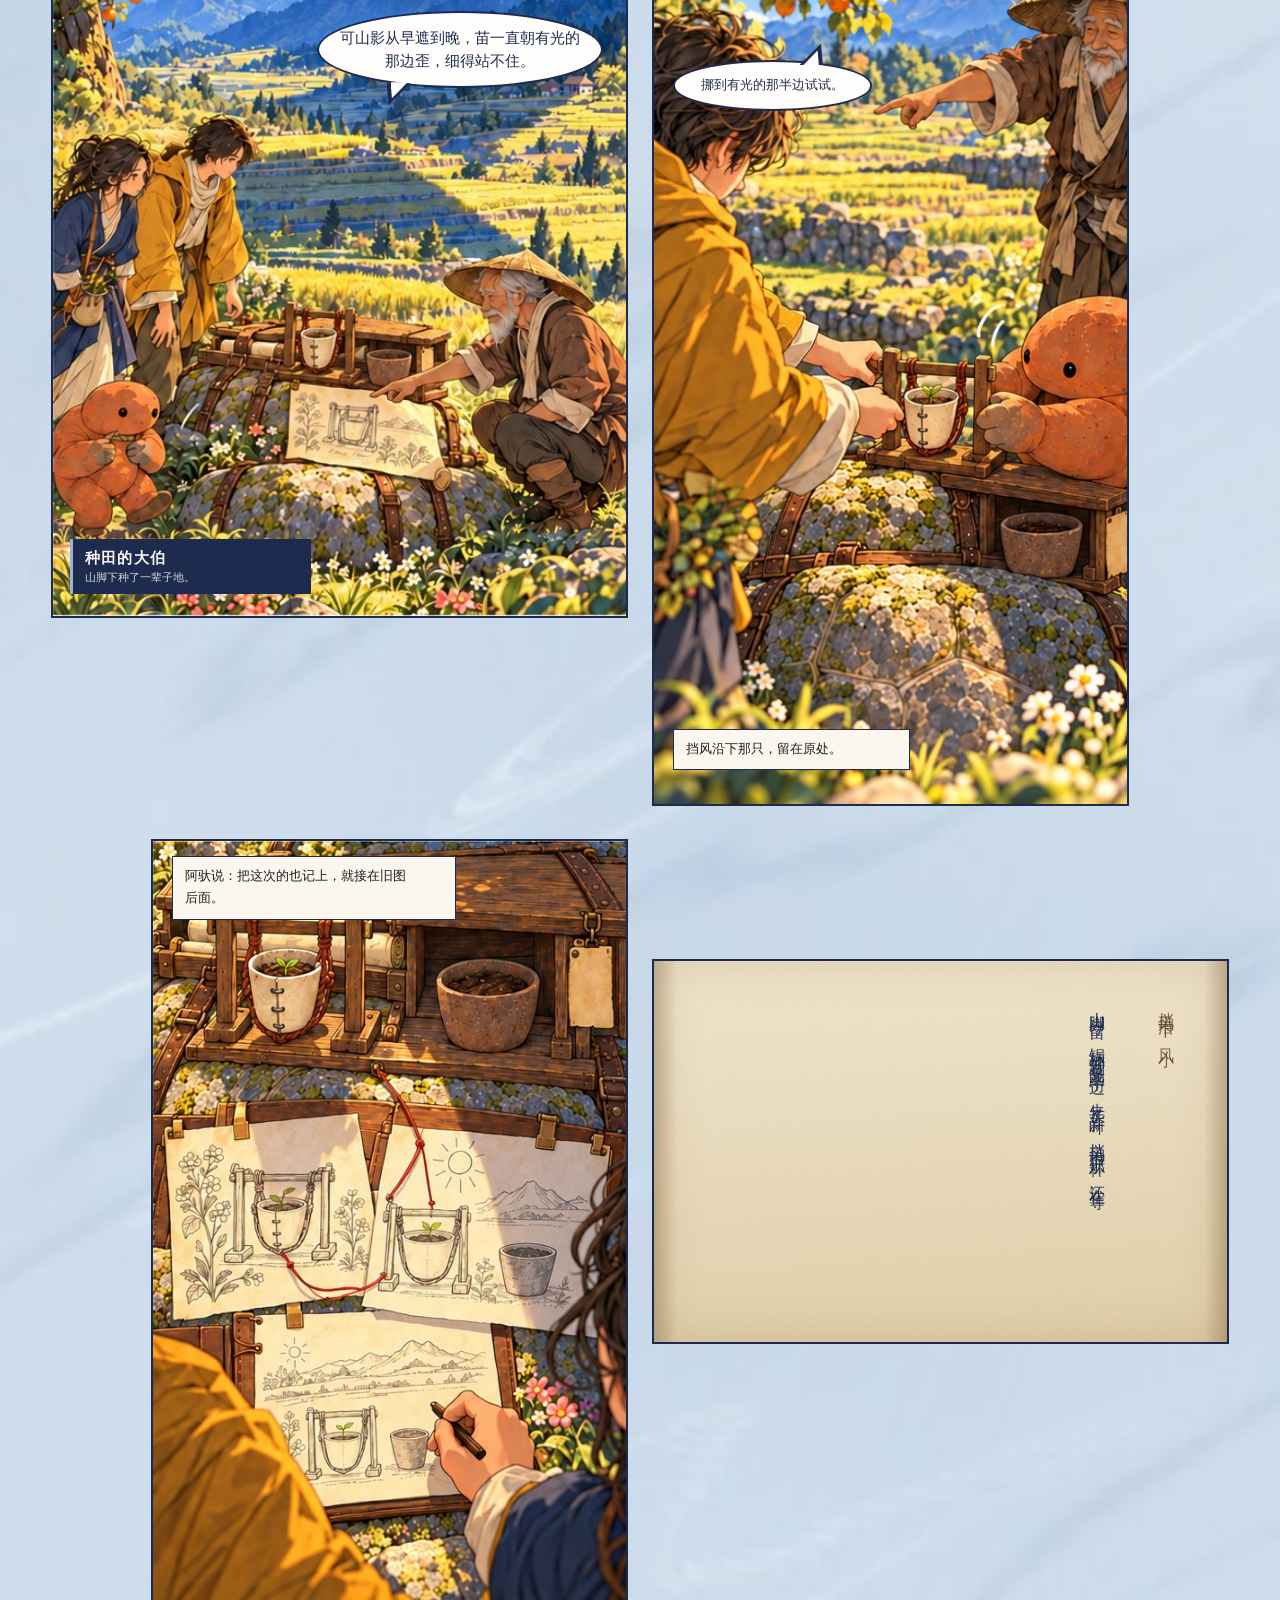
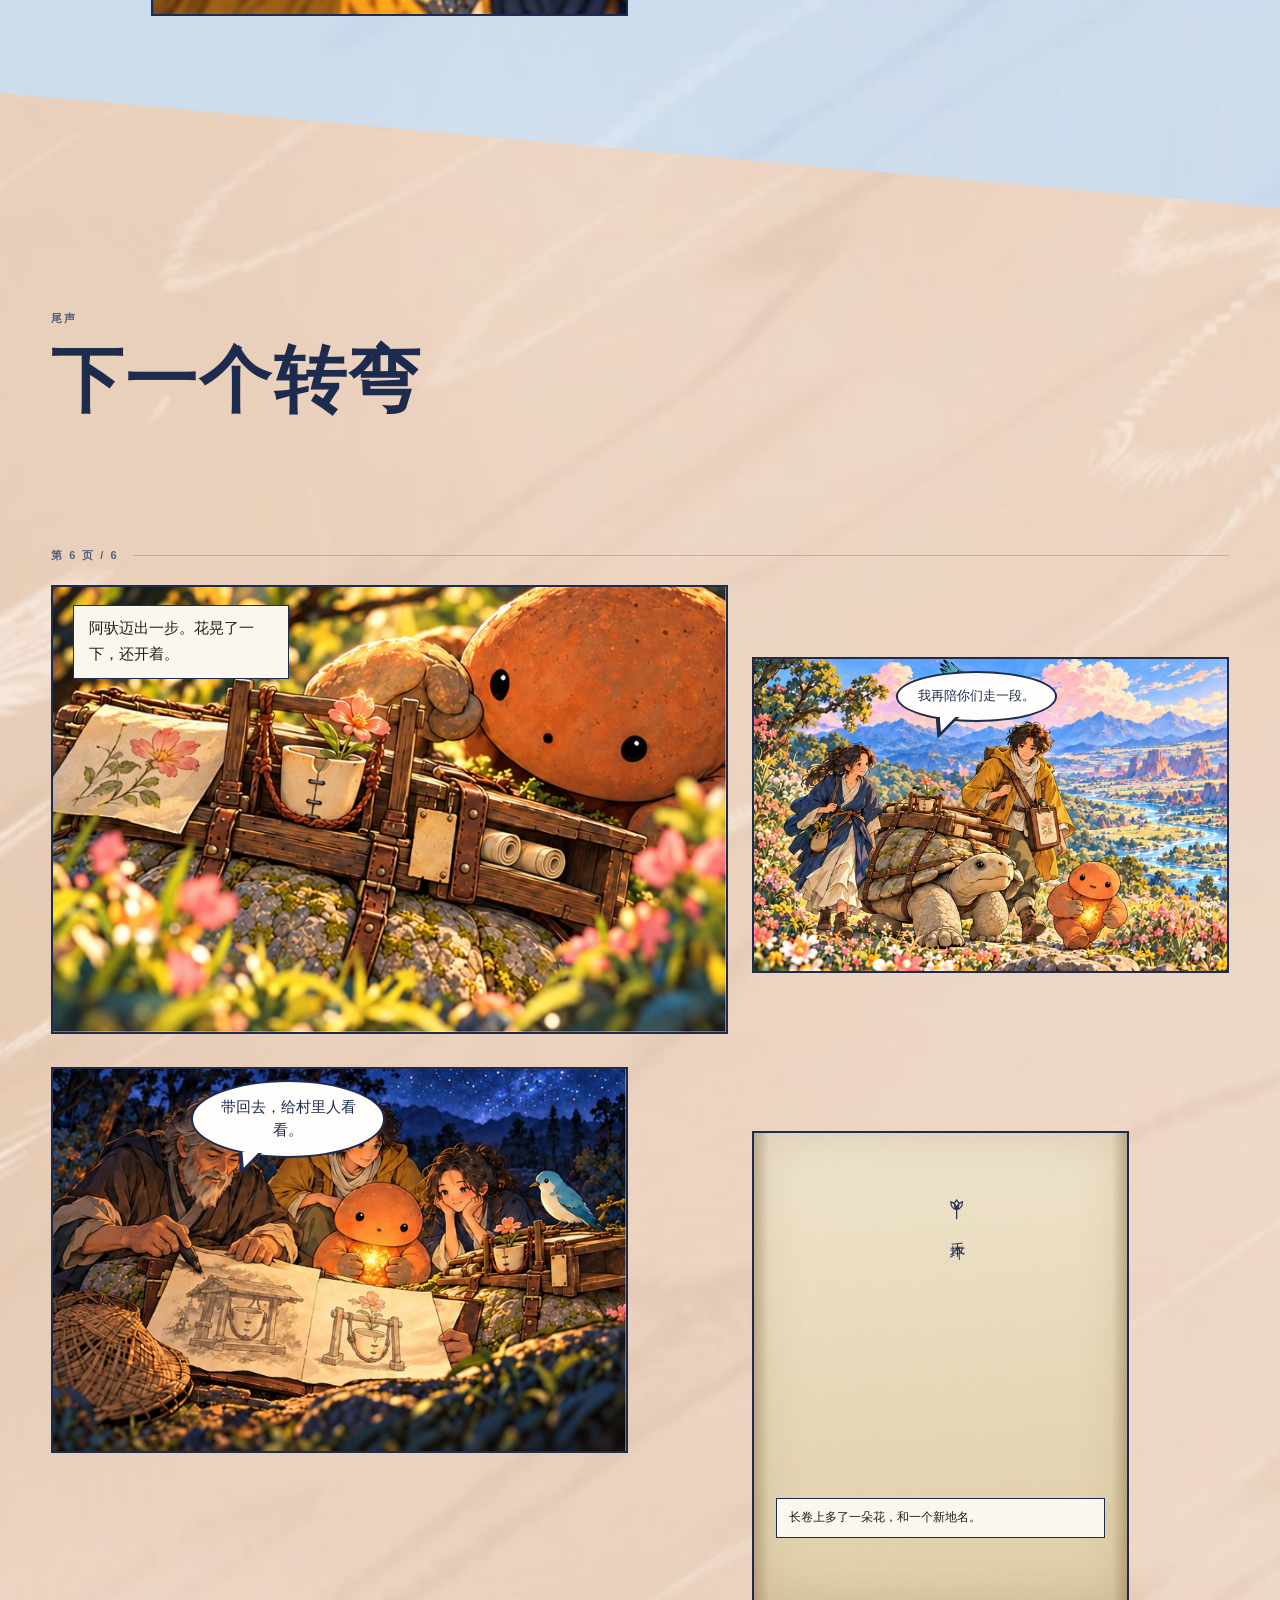
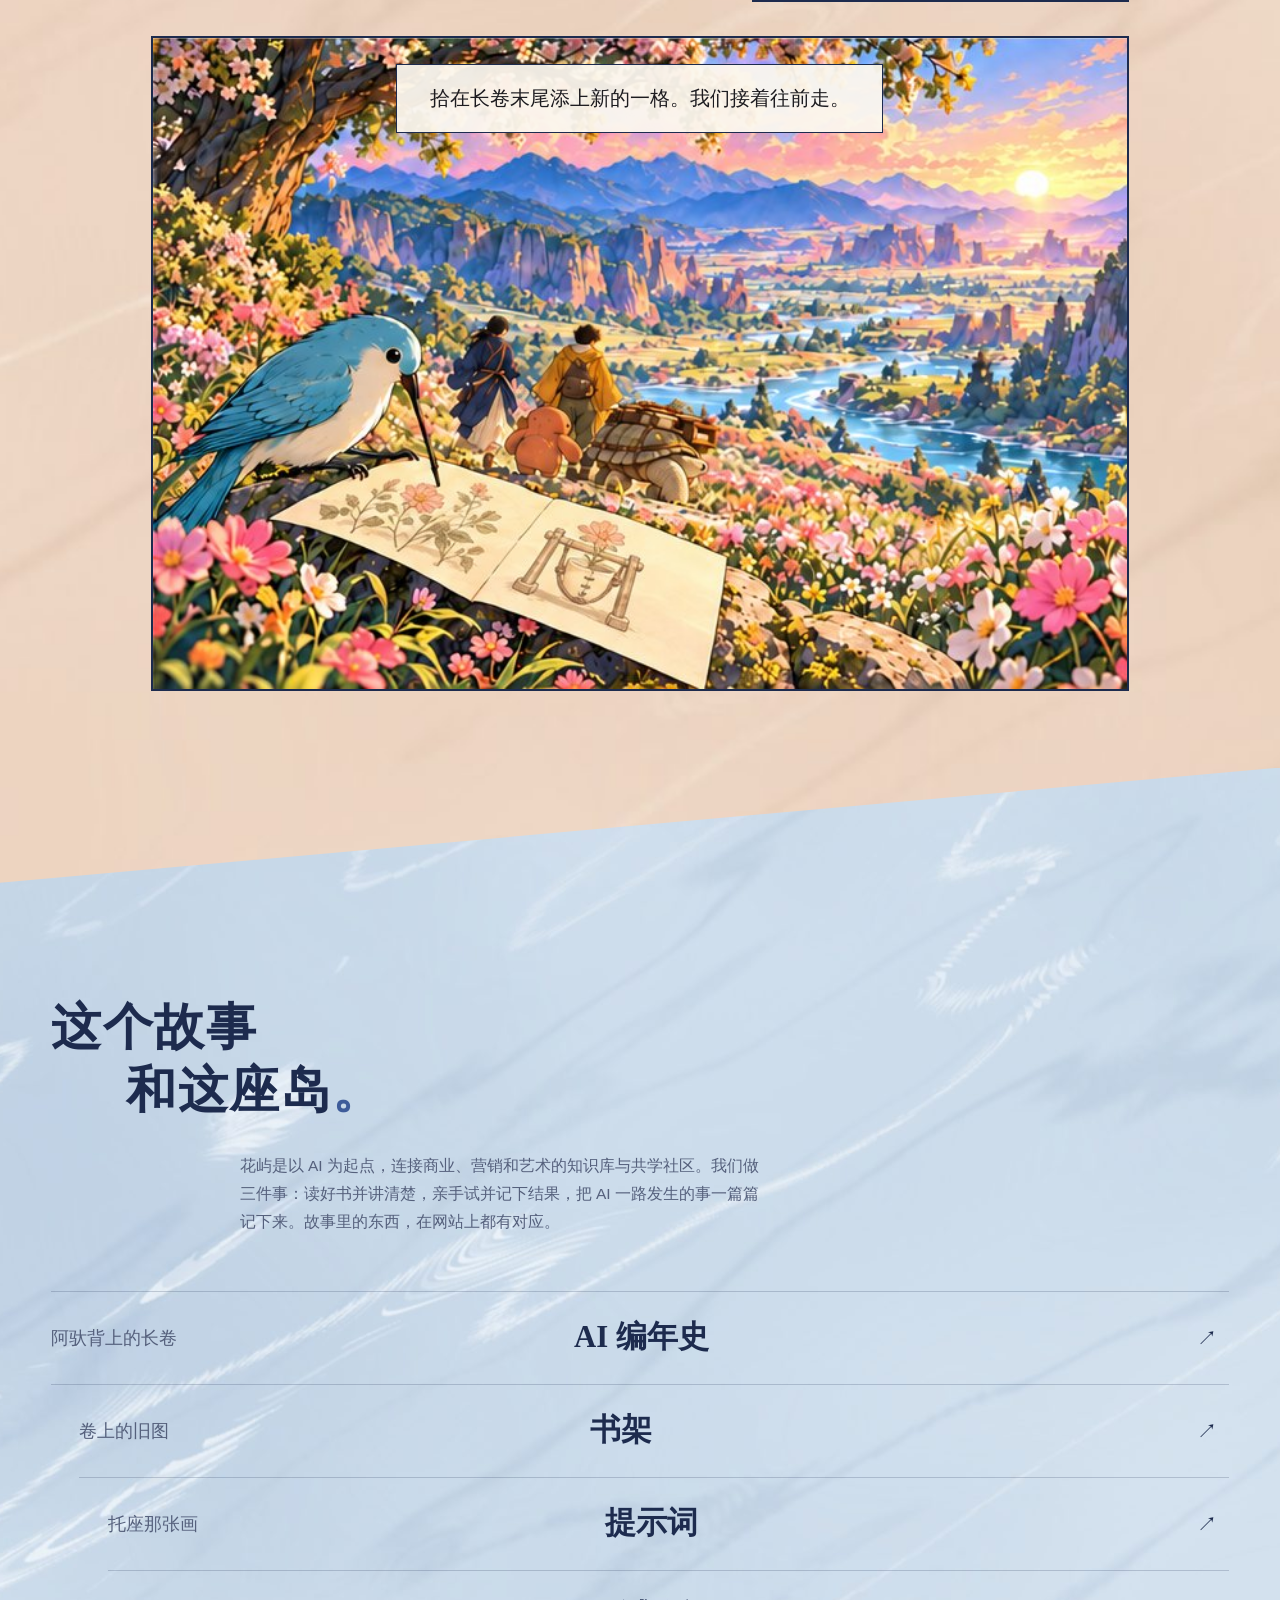
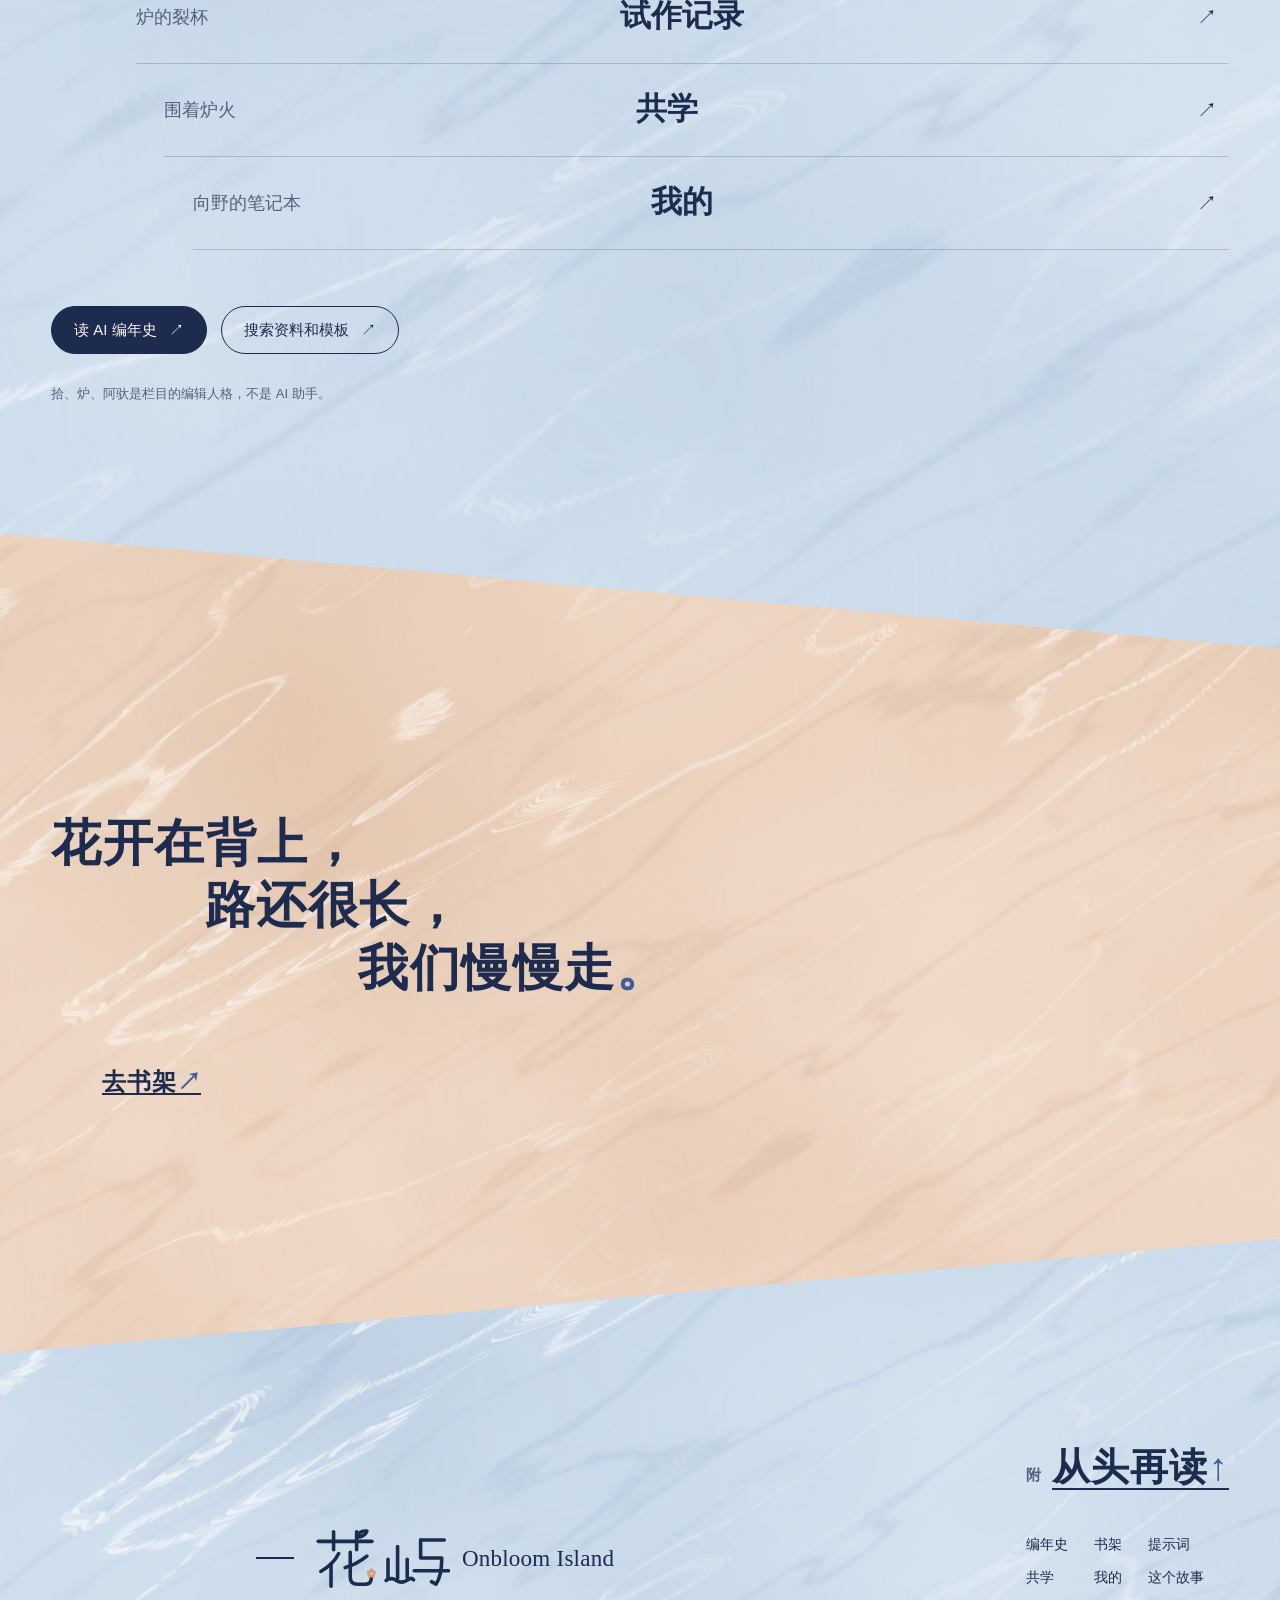
<file: comic-v3/index.html>
<!doctype html>
<html lang="zh-CN">
<head>
  <meta charset="utf-8">
  <meta name="viewport" content="width=device-width, initial-scale=1">
  <meta name="theme-color" content="#EBD3BF">
  <meta name="description" content="花屿 Onbloom Island 的漫画《一朵跟着走的花》：向野和伙伴们想在阿驮背上种一朵花，让它跟着一起旅行。一个愿望，三道难关。">
  <title>一朵跟着走的花 · 花屿</title>
  <script>document.documentElement.classList.add('js');</script>
  <link rel="stylesheet" href="../theme.css">
  <link rel="stylesheet" href="comic.css">
  <script src="../motion.js" defer></script>
  <script src="comic.js" defer></script>
</head>
<body style="--bg: #EBD3BF">
<a class="skip-link" href="#page-1">跳到正文</a>

<!-- Island mark: an island rising from a wave line, with a sprout that ends in a bud. Strokes draw in order. -->
<svg class="defs" width="0" height="0" aria-hidden="true">
  <symbol id="mark" viewBox="0 0 64 40">
    <g fill="none" stroke="currentColor" stroke-linecap="round" stroke-linejoin="round" stroke-width="2.6">
      <path d="M2 34C8 31 12 31 18 34S28 37 34 34 44 31 50 34 58 37 62 34" pathLength="1" style="transition-delay:0s"/>
      <path d="M12 31C16 22 24 18 32 18S48 22 52 31" pathLength="1" style="transition-delay:.3s"/>
      <path d="M32 18V8" pathLength="1" style="transition-delay:.6s"/>
      <path d="M32 14C28 14 25.5 11.5 25.5 8C29 8 32 10.5 32 14" pathLength="1" style="transition-delay:.75s"/>
    </g>
    <g class="bud" style="fill:var(--accent)">
      <circle cx="32" cy="3.2" r="1.7"/><circle cx="33.9" cy="4.6" r="1.7"/><circle cx="33.2" cy="6.8" r="1.7"/>
      <circle cx="30.8" cy="6.8" r="1.7"/><circle cx="30.1" cy="4.6" r="1.7"/>
      <circle cx="32" cy="5.2" r=".9" style="fill:var(--flesh)"/>
    </g>
  </symbol>
  <!-- 花屿 lettering: 艹 grows a leaf, the hook of 匕 ends in a bud, the base of 山 is a wave. -->
  <symbol id="huayu" viewBox="-4 0 218 100">
    <g fill="none" stroke="currentColor" stroke-linecap="round" stroke-linejoin="round" stroke-width="5.6">
      <path d="M8 24H92" pathLength="1" style="transition-delay:0.00s"/>
      <path d="M32 9V37" pathLength="1" style="transition-delay:0.08s"/>
      <path d="M68 9V37" pathLength="1" style="transition-delay:0.16s"/>
      <path d="M68 17C71 10 77 7 84 8C82 14 75 18 68 17" pathLength="1" style="transition-delay:0.24s"/>
      <path d="M40 43C34 55 26 63 12 71" pathLength="1" style="transition-delay:0.32s"/>
      <path d="M28 59V94" pathLength="1" style="transition-delay:0.40s"/>
      <path d="M84 47C74 55 64 61 50 65" pathLength="1" style="transition-delay:0.48s"/>
      <path d="M58 41V80C58 88 62 91 70 91H82C88 91 91 88 91 81" pathLength="1" style="transition-delay:0.56s"/>
      <path d="M132 32V82" pathLength="1" style="transition-delay:0.64s"/>
      <path d="M117 52V82" pathLength="1" style="transition-delay:0.72s"/>
      <path d="M147 52V80" pathLength="1" style="transition-delay:0.80s"/>
      <path d="M114 85C120 81 124 81 130 85S140 89 146 85 154 81 157 84" pathLength="1" style="transition-delay:0.88s"/>
      <path d="M168 22H205" pathLength="1" style="transition-delay:0.96s"/>
      <path d="M168 22V50H201C201 67 199 81 192 91L185 87" pathLength="1" style="transition-delay:1.04s"/>
      <path d="M158 70H212" pathLength="1" style="transition-delay:1.12s"/>
    </g>
    <g class="bud" style="fill:var(--bud)">
      <circle cx="91" cy="70" r="3.4"/><circle cx="94.8" cy="72.8" r="3.4"/><circle cx="93.4" cy="77.2" r="3.4"/>
      <circle cx="88.6" cy="77.2" r="3.4"/><circle cx="87.2" cy="72.8" r="3.4"/>
      <circle cx="91" cy="74.4" r="1.8" style="fill:var(--flesh)"/>
    </g>
  </symbol>
</svg>

<header class="site-header">
  <a class="wordmark" href="../#/topics" aria-label="花屿 Onbloom Island · 回到首页"><svg class="logo-huayu" viewBox="-4 0 218 100" role="img" aria-label="花屿"><use href="#huayu"/></svg><span class="wordmark-text">Onbloom Island</span></a>
  <nav class="main-nav" aria-label="主导航">
    <a href="../#/ai">编年史</a>
    <a href="../#/library">书架</a>
    <a href="../#/prompts">提示词</a>
    <a href="../#/together">共学</a>
    <a href="../#/notes">我的</a>
  </nav>
</header>

<nav class="side-dots" id="side-dots" aria-label="章节"></nav>

<main>
  <section class="cover tex-flesh" id="cover" data-bg="#EBD3BF" data-theme="light" data-dot="封面" data-parallax>
    <figure class="cover-photo"><img src="assets/scroll-remix/panels/cover.jpg" width="1024" height="1536" alt="河岸上，向野、旅人和炉跟着阿驮往前走，阿驮背着卷轴匣，拾叼着一张画飞在前面" fetchpriority="high"></figure>
    <h1 class="cover-title" aria-label="一朵跟着走的花">
      <svg class="mark mark--draw cover-mark" viewBox="0 0 64 40" aria-hidden="true" data-reveal><use href="#mark"/></svg>
      <span class="display cover-words lines" aria-hidden="true"><span class="line"><span>一朵</span></span><span class="line"><span>跟着走的花<em class="dot">。</em></span></span></span>
    </h1>
    <p class="cover-caption c1" data-reveal style="--d:3"><span class="u-link">一个愿望，三道难关</span></p>
    <div class="cover-actions" data-reveal style="--d:5">
      <a class="link-big" href="#page-1" data-cursor="开始读">开始读<span class="dot">↓</span></a>
      <a class="u-link cover-small" href="#afterword">先看：这个故事和花屿</a>
    </div>
  </section>

  <div class="story" id="story" aria-busy="true">
    <p class="loading-note" role="status">正在翻开故事……</p>
  </div>

  <section class="afterword tex-blue cut" id="afterword" data-bg="#CBDBEA" data-theme="light" data-dot="附页">
    <div class="afterword-inner">
      <h2 class="display afterword-title lines"><span class="line"><span>这个故事</span></span><span class="line"><span>和这座岛<em class="dot">。</em></span></span></h2>
      <p class="lead afterword-lead" data-reveal>花屿是以 AI 为起点，连接商业、营销和艺术的知识库与共学社区。我们做三件事：读好书并讲清楚，亲手试并记下结果，把 AI 一路发生的事一篇篇记下来。故事里的东西，在网站上都有对应。</p>
      <ol class="map-list">
        <li data-reveal><a href="../#/ai" data-cursor="去看"><span class="story-side">阿驮背上的长卷</span><span class="site-side"><b>AI 编年史</b><small>从 2017 年写起，有新的转折就续一篇</small></span><i aria-hidden="true">↗</i></a></li>
        <li data-reveal><a href="../#/library" data-cursor="去看"><span class="story-side">卷上的旧图</span><span class="site-side"><b>书架</b><small>每本书一张卡，能免费读的点开就读</small></span><i aria-hidden="true">↗</i></a></li>
        <li data-reveal><a href="../#/prompts" data-cursor="去看"><span class="story-side">托座那张画</span><span class="site-side"><b>提示词</b><small>拿去就能试的方法</small></span><i aria-hidden="true">↗</i></a></li>
        <li data-reveal><a href="../#/topic/trial" data-cursor="去看"><span class="story-side">炉的裂杯</span><span class="site-side"><b>试作记录</b><small>试过什么，裂在哪里，每个专题里都有</small></span><i aria-hidden="true">↗</i></a></li>
        <li data-reveal><a href="../#/together" data-cursor="去看"><span class="story-side">围着炉火</span><span class="site-side"><b>共学</b><small>带上你的问题和反例</small></span><i aria-hidden="true">↗</i></a></li>
        <li data-reveal><a href="../#/notes" data-cursor="去看"><span class="story-side">向野的笔记本</span><span class="site-side"><b>我的</b><small>记下你自己的那一行</small></span><i aria-hidden="true">↗</i></a></li>
      </ol>
      <div class="afterword-actions" data-reveal>
        <a class="btn btn--solid" href="../#/ai">读 AI 编年史 <span class="arrow">↗</span></a>
        <a class="btn" href="../#/search">搜索资料和模板 <span class="arrow">↗</span></a>
      </div>
      <p class="afterword-note muted" data-reveal>拾、炉、阿驮是栏目的编辑人格，不是 AI 助手。</p>
    </div>
  </section>

  <section class="closing tex-flesh cut-r" data-bg="#EBD3BF" data-theme="light">
    <p class="closing-words display lines">
      <span class="line"><span>花开在背上，</span></span>
      <span class="line"><span>路还很长，</span></span>
      <span class="line"><span>我们慢慢走<em class="dot">。</em></span></span>
    </p>
    <a class="link-big closing-link" href="../#/library" data-cursor="进入" data-reveal>去书架<span class="dot">↗</span></a>
  </section>
</main>

<footer class="site-footer tex-blue cut">
  <div class="footer-main">
    <!-- The closing lines sit just above, so the footer only signs the letter. -->
    <div class="footer-letter">
      <a class="wordmark wordmark--big footer-sign" href="../#/topics" aria-label="花屿 Onbloom Island · 回到首页"><svg class="logo-huayu mark--draw" viewBox="-4 0 218 100" role="img" aria-label="花屿" data-reveal><use href="#huayu"/></svg><span class="wordmark-text">Onbloom Island</span></a>
    </div>
    <div class="footer-side">
      <p class="footer-ps"><span>附</span><a class="link-big footer-cta" href="#page-1" data-cursor="从头读">从头再读<span class="dot">↑</span></a></p>
      <nav class="footer-nav" aria-label="页脚导航">
        <a href="../#/ai">编年史</a><a href="../#/library">书架</a><a href="../#/prompts">提示词</a>
        <a href="../#/together">共学</a><a href="../#/notes">我的</a><a href="#afterword">这个故事</a>
      </nav>
    </div>
  </div>
</footer>
<div class="legal-bar">
  <span>© 2026 花屿 Onbloom Island</span>
  <a href="../#/legal">隐私说明</a>
  <a href="../#/legal">使用条款</a>
  <a href="../#/legal">来源与版权</a>
  <a class="end" href="#cover">回到开头 ↑</a>
</div>
</body>
</html>
</file>
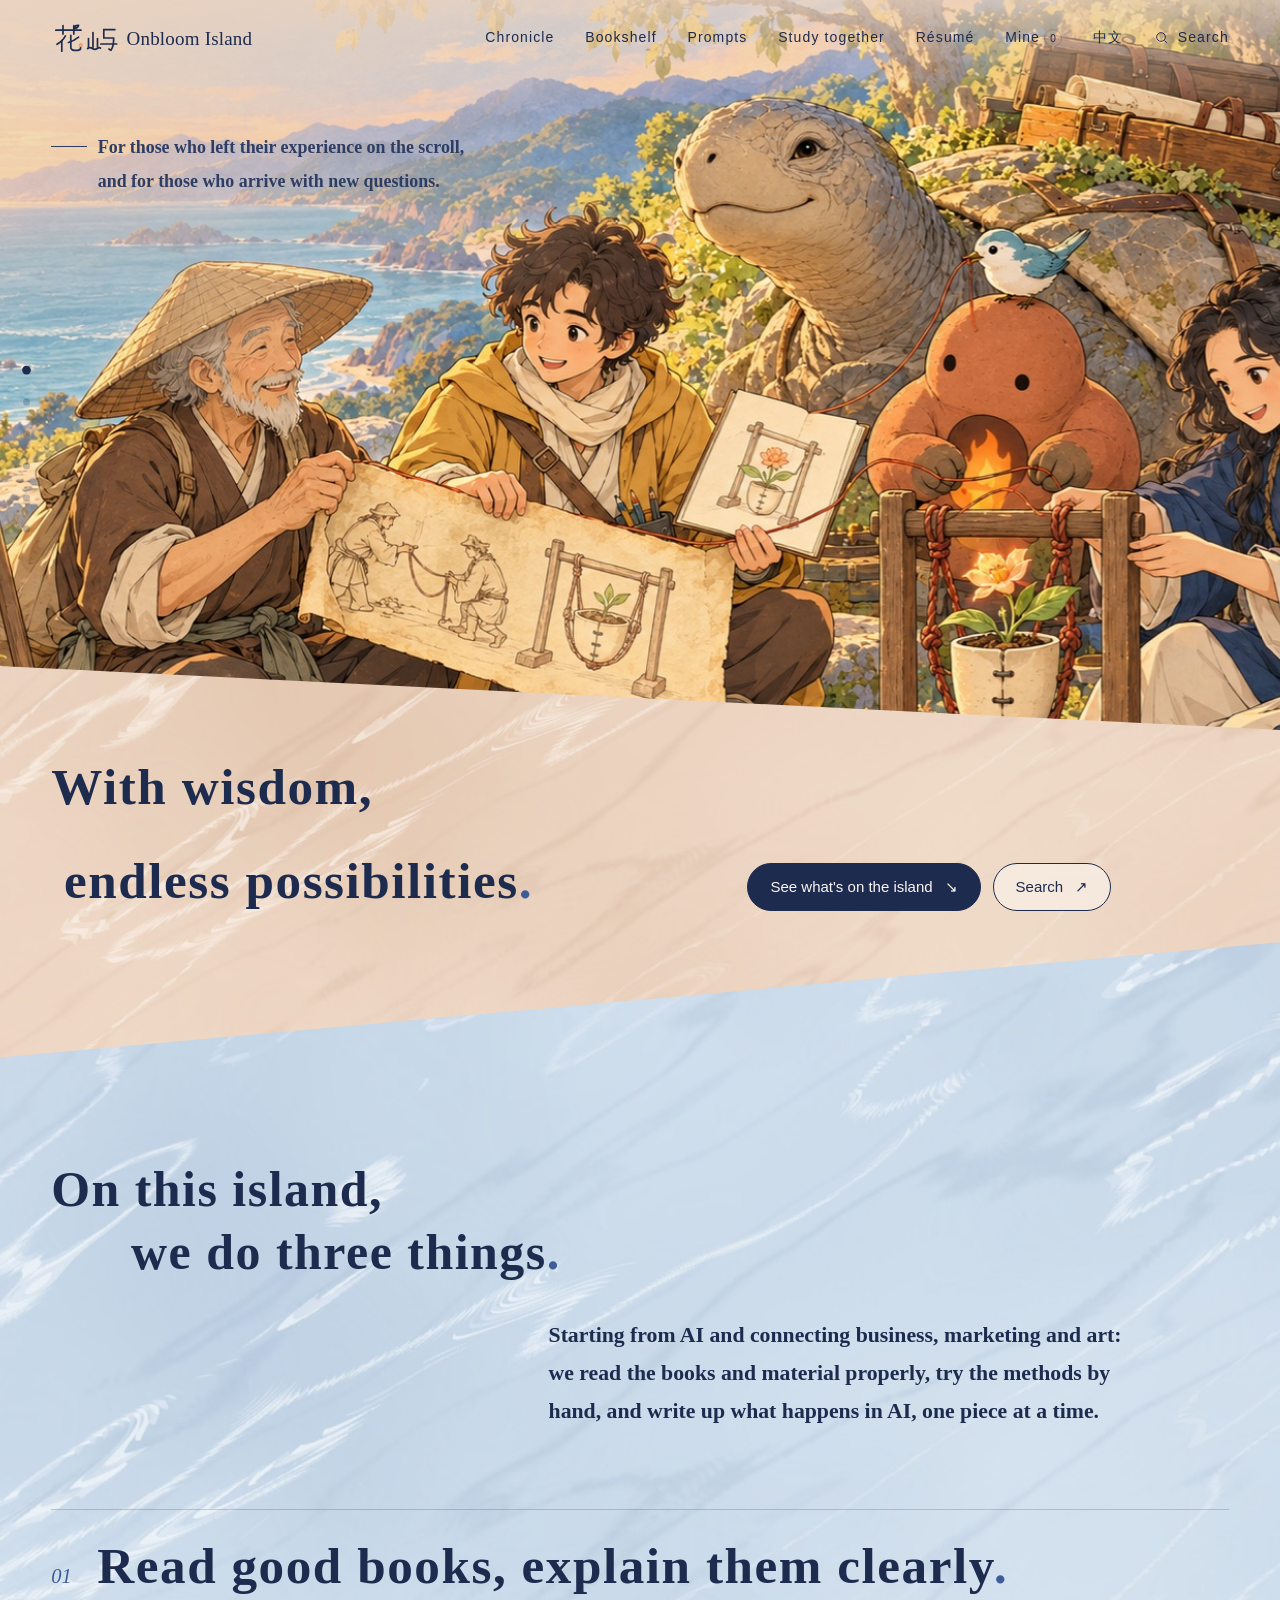
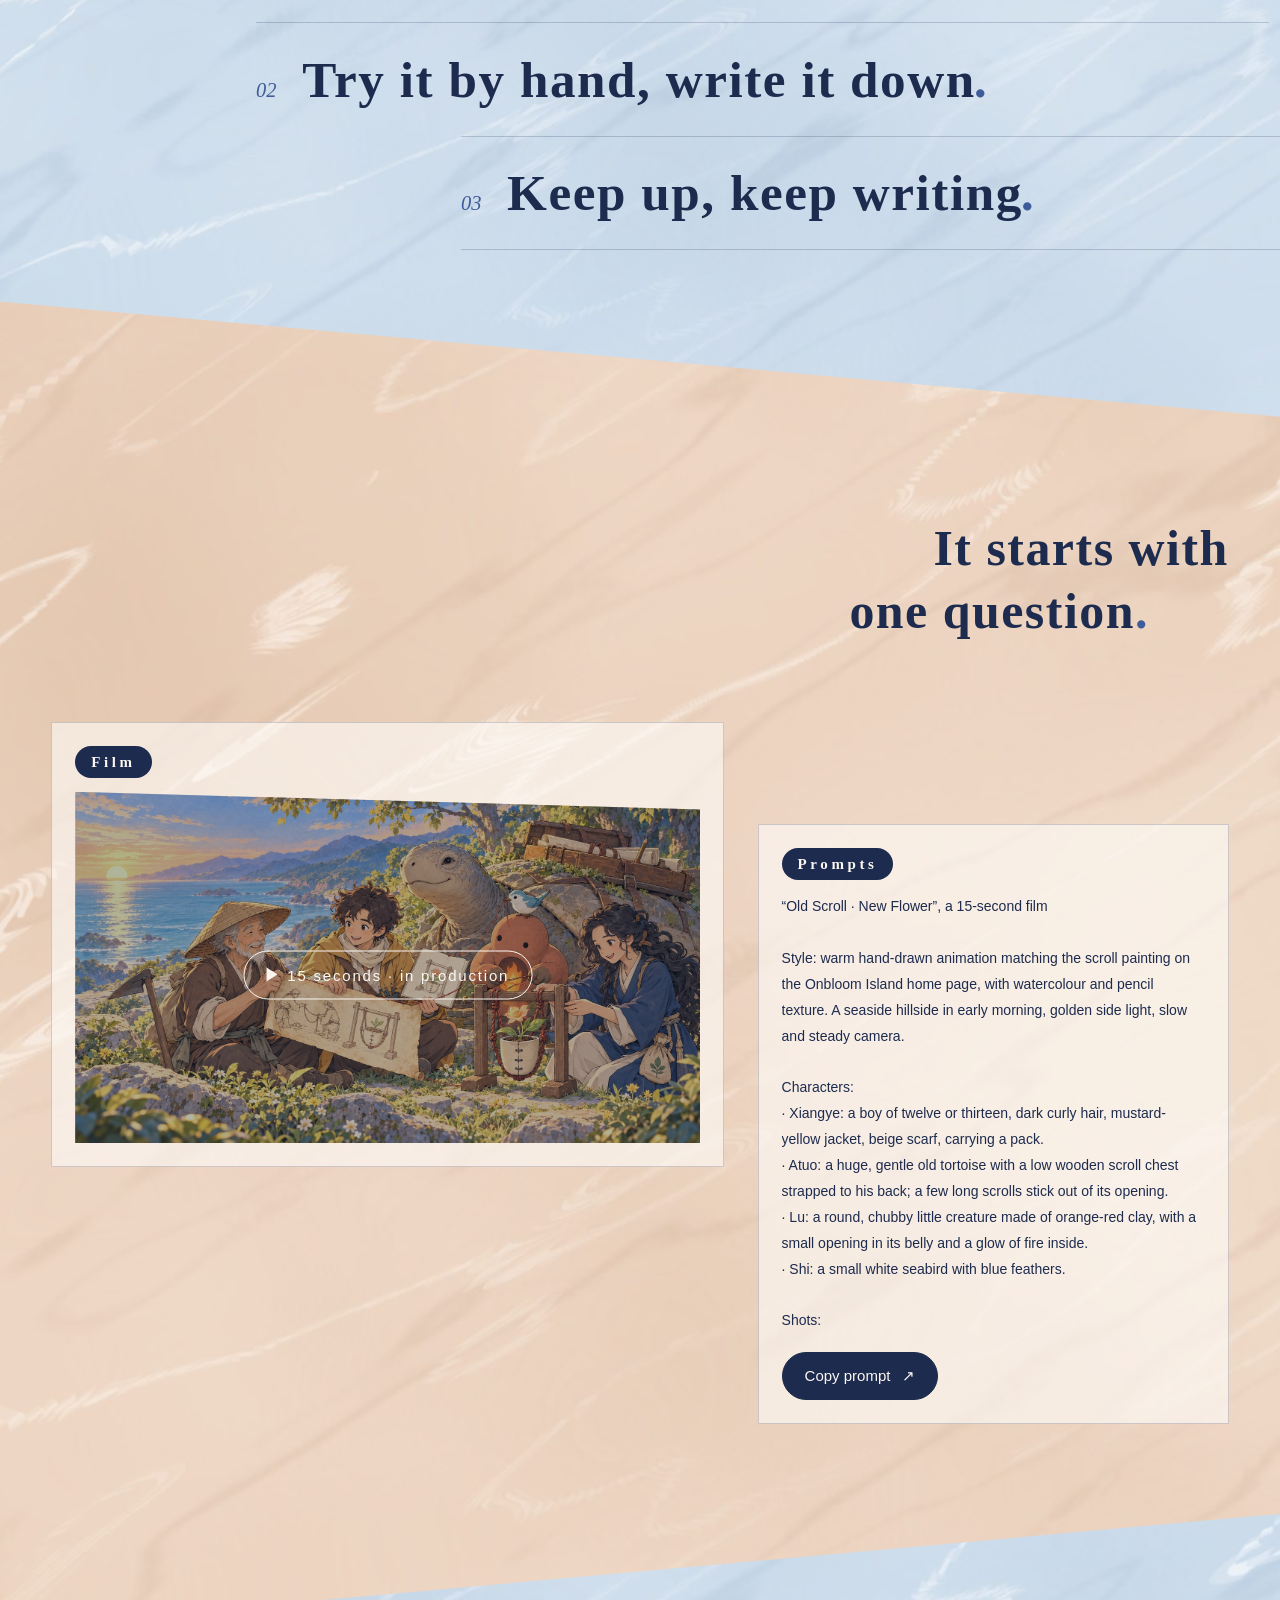
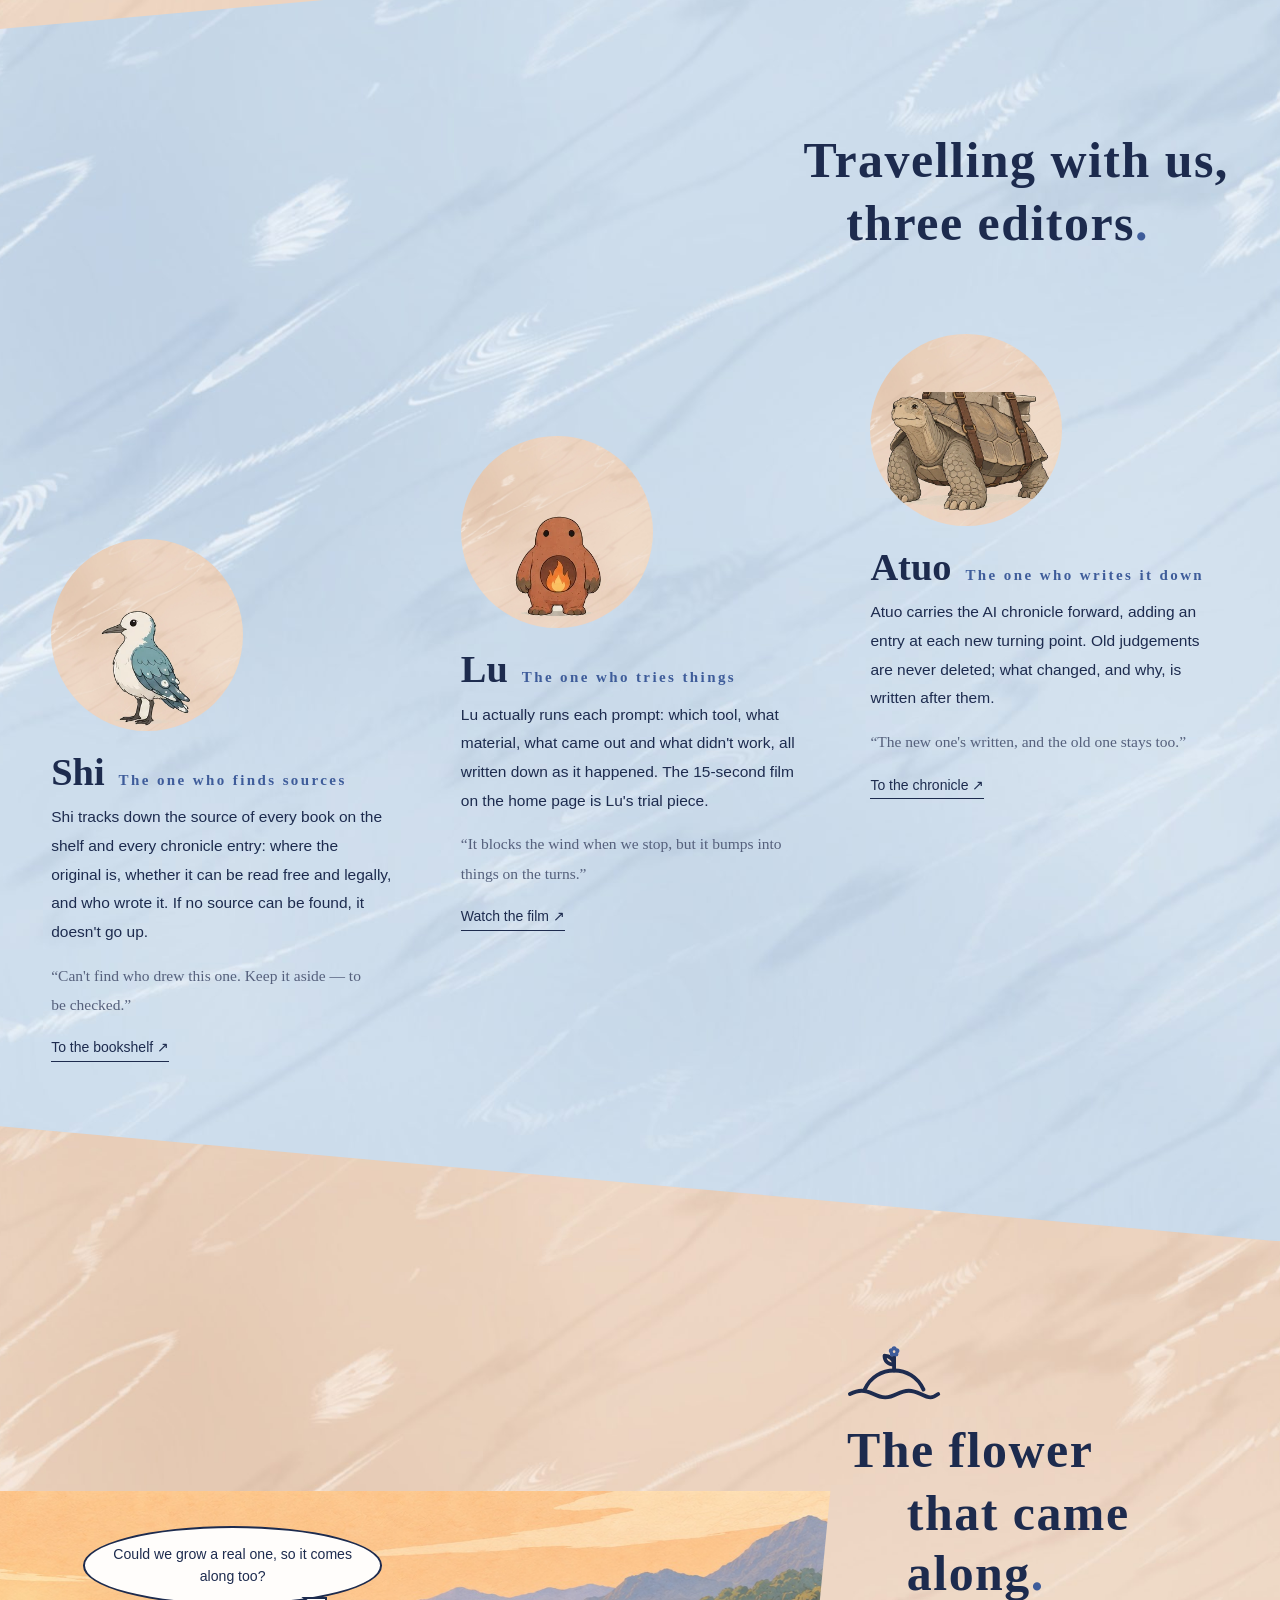
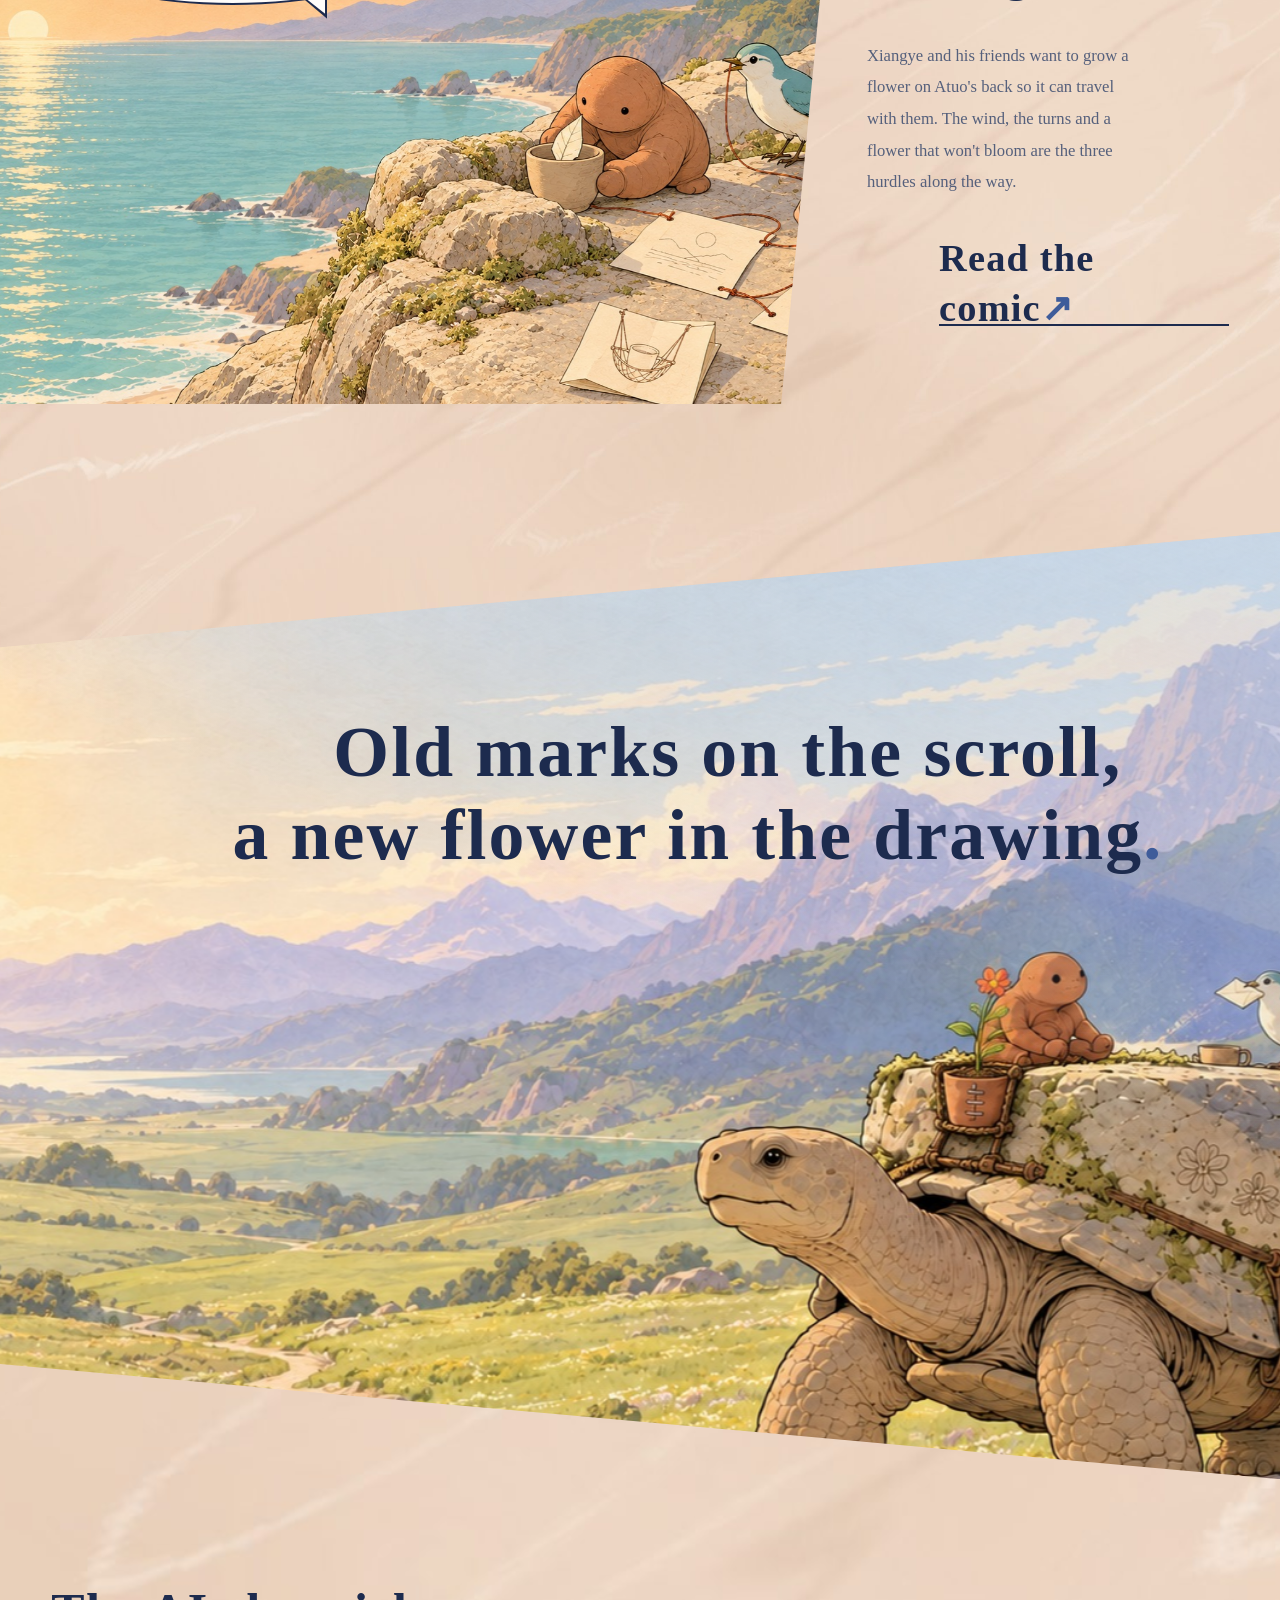
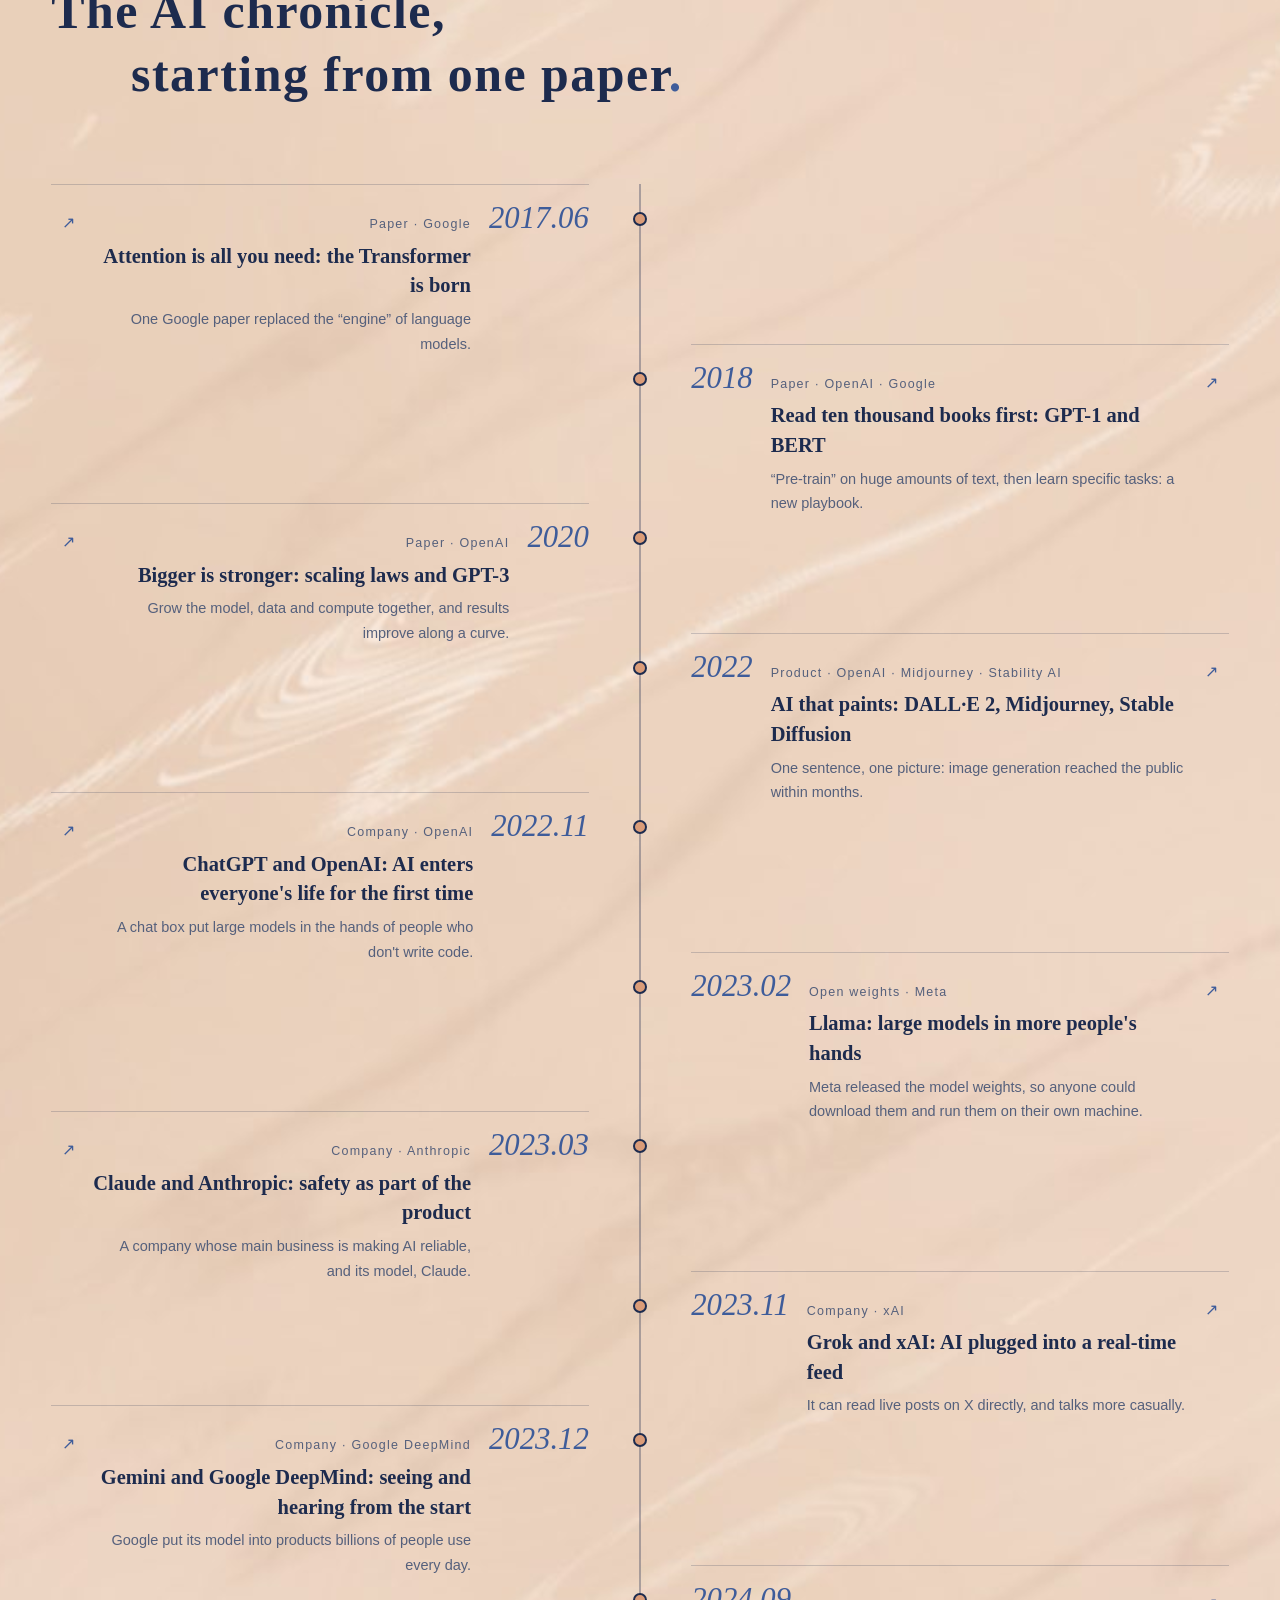
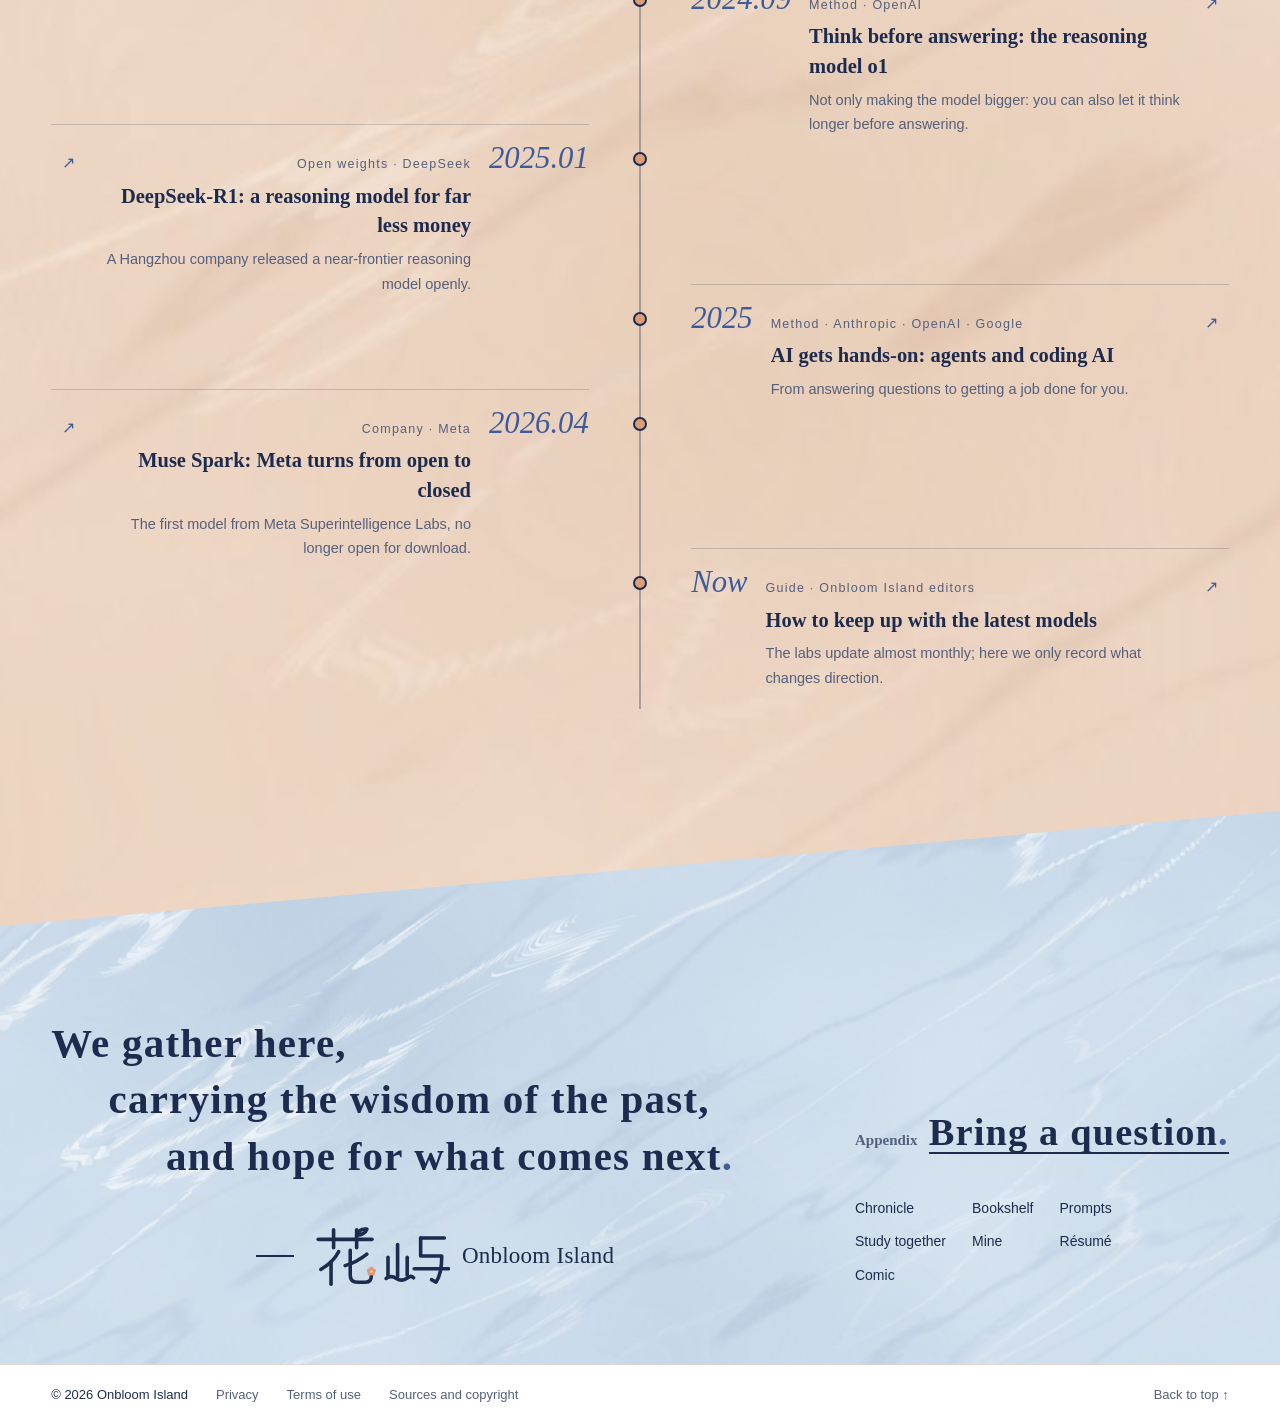
<file: en/index.html>
<!doctype html>
<html lang="en">
<head>
  <meta charset="utf-8">
  <meta name="viewport" content="width=device-width, initial-scale=1">
  <meta name="theme-color" content="#EBD3BF">
  <meta name="description" content="Onbloom Island: a knowledge base and study community that starts from AI and connects business, marketing and art. We turn scattered AI material and hands-on experience into content you can read, weigh up and put to use when a real problem comes along.">
  <title>Onbloom Island · A knowledge base and study community that starts from AI</title>
  <script>document.documentElement.classList.add('js');</script>
  <link rel="preload" as="image" href="../assets/photos/v2/home-cover.jpg" fetchpriority="high">
  <link rel="stylesheet" href="../theme.css">
  <link rel="stylesheet" href="../styles.css">
  <link rel="stylesheet" href="../en.css">
  <script src="../motion.js" defer></script>
  <script src="chronicle.js" defer></script>
  <script src="books.js" defer></script>
  <script src="app.js" defer></script>
</head>
<body style="--bg: #EBD3BF" data-view="topics">
<a class="skip-link" href="#main">Skip to content</a>

<!-- Island mark: an island rising from a wave line, with a sprout that ends in a bud. Strokes draw in order. -->
<svg class="defs" width="0" height="0" aria-hidden="true">
  <symbol id="mark" viewBox="0 0 64 40">
    <g fill="none" stroke="currentColor" stroke-linecap="round" stroke-linejoin="round" stroke-width="2.6">
      <path d="M2 34C8 31 12 31 18 34S28 37 34 34 44 31 50 34 58 37 62 34" pathLength="1" style="transition-delay:0s"/>
      <path d="M12 31C16 22 24 18 32 18S48 22 52 31" pathLength="1" style="transition-delay:.3s"/>
      <path d="M32 18V8" pathLength="1" style="transition-delay:.6s"/>
      <path d="M32 14C28 14 25.5 11.5 25.5 8C29 8 32 10.5 32 14" pathLength="1" style="transition-delay:.75s"/>
    </g>
    <g class="bud" style="fill:var(--accent)">
      <circle cx="32" cy="3.2" r="1.7"/><circle cx="33.9" cy="4.6" r="1.7"/><circle cx="33.2" cy="6.8" r="1.7"/>
      <circle cx="30.8" cy="6.8" r="1.7"/><circle cx="30.1" cy="4.6" r="1.7"/>
      <circle cx="32" cy="5.2" r=".9" style="fill:var(--flesh)"/>
    </g>
  </symbol>
  <!-- 花屿 lettering: 艹 grows a leaf, the hook of 匕 ends in a bud, the base of 山 is a wave. -->
  <symbol id="huayu" viewBox="-4 0 218 100">
    <g fill="none" stroke="currentColor" stroke-linecap="round" stroke-linejoin="round" stroke-width="5.6">
      <path d="M8 24H92" pathLength="1" style="transition-delay:0.00s"/>
      <path d="M32 9V37" pathLength="1" style="transition-delay:0.08s"/>
      <path d="M68 9V37" pathLength="1" style="transition-delay:0.16s"/>
      <path d="M68 17C71 10 77 7 84 8C82 14 75 18 68 17" pathLength="1" style="transition-delay:0.24s"/>
      <path d="M40 43C34 55 26 63 12 71" pathLength="1" style="transition-delay:0.32s"/>
      <path d="M28 59V94" pathLength="1" style="transition-delay:0.40s"/>
      <path d="M84 47C74 55 64 61 50 65" pathLength="1" style="transition-delay:0.48s"/>
      <path d="M58 41V80C58 88 62 91 70 91H82C88 91 91 88 91 81" pathLength="1" style="transition-delay:0.56s"/>
      <path d="M132 32V82" pathLength="1" style="transition-delay:0.64s"/>
      <path d="M117 52V82" pathLength="1" style="transition-delay:0.72s"/>
      <path d="M147 52V80" pathLength="1" style="transition-delay:0.80s"/>
      <path d="M114 85C120 81 124 81 130 85S140 89 146 85 154 81 157 84" pathLength="1" style="transition-delay:0.88s"/>
      <path d="M168 22H205" pathLength="1" style="transition-delay:0.96s"/>
      <path d="M168 22V50H201C201 67 199 81 192 91L185 87" pathLength="1" style="transition-delay:1.04s"/>
      <path d="M158 70H212" pathLength="1" style="transition-delay:1.12s"/>
    </g>
    <g class="bud" style="fill:var(--bud)">
      <circle cx="91" cy="70" r="3.4"/><circle cx="94.8" cy="72.8" r="3.4"/><circle cx="93.4" cy="77.2" r="3.4"/>
      <circle cx="88.6" cy="77.2" r="3.4"/><circle cx="87.2" cy="72.8" r="3.4"/>
      <circle cx="91" cy="74.4" r="1.8" style="fill:var(--flesh)"/>
    </g>
  </symbol>
</svg>

<header class="site-header">
  <a class="wordmark" href="#/topics" aria-label="Onbloom Island · Home"><svg class="logo-huayu" viewBox="-4 0 218 100" role="img" aria-label="Onbloom Island"><use href="#huayu"/></svg><span class="wordmark-text">Onbloom Island</span></a>
  <nav class="main-nav" aria-label="Main navigation">
    <a href="#/ai" data-nav="ai">Chronicle</a>
    <a href="#/library" data-nav="library">Bookshelf</a>
    <a href="#/prompts" data-nav="prompts">Prompts</a>
    <a href="#/together" data-nav="together">Study together</a>
    <a href="../resume-method/">Résumé</a>
    <a href="#/notes" data-nav="notes">Mine<span class="count" id="savedCount" aria-label="0 saved">0</span></a>
    <a class="lang-link" href="../" hreflang="zh-CN" lang="zh-CN" onclick="this.href=this.getAttribute('href')+location.hash">中文</a>
    <a class="search-btn" href="#/search" aria-label="Search material and templates (shortcut: slash)">
      <svg viewBox="0 0 24 24" aria-hidden="true"><circle cx="10.5" cy="10.5" r="6.5"/><path d="m15.5 15.5 4 4"/></svg><span>Search</span>
    </a>
  </nav>
</header>

<nav class="side-dots" aria-label="Home sections">
  <a href="#hero"><i></i><span>Start</span></a>
  <a href="#about"><i></i><span>What we do</span></a>
  <a href="#make"><i></i><span>Film</span></a>
  <a href="#editors"><i></i><span>Editors</span></a>
  <a href="#comic"><i></i><span>Comic</span></a>
  <a href="#chronicle"><i></i><span>Chronicle</span></a>
</nav>

<main id="main" tabindex="-1">

  <!-- ===== 首页 ===== -->
  <div class="view" id="view-topics" data-view-name="topics">

    <section class="hero tex-flesh" id="hero" data-bg="#EBD3BF" data-theme="light" data-dot="Start" data-parallax>
      <figure class="hero-photo">
        <img src="../assets/photos/v2/home-cover.jpg" width="1672" height="941" alt="On a seaside hillside, an old farmer and Xiangye unroll an old scroll with a drawing of a cradle; a traveller and Lu steady the mended cup blooming in the cradle, Shi perches on Lu's head, and Atuo watches from behind with the scroll chest on his back" fetchpriority="high">
      </figure>
      <p class="hero-letter" data-reveal="slant">For those who left their experience on the scroll,<br><span>and for those who arrive with new questions.</span></p>
      <!-- The painting is full of faces, so the title rides a slanted paper band over its foreground. -->
      <div class="hero-band tex-flesh" data-hint-host>
        <h1 class="hero-title display lines" aria-label="With wisdom, endless possibilities.">
          <span class="line"><span>With wisdom,</span></span>
          <span class="line l2"><span>endless possibilities<em class="dot">.</em></span></span>
        </h1>
        <div class="hero-side">
          <p class="hero-hint hint"><b>Use AI with understanding.</b>Onbloom Island is a knowledge base and study community that starts from AI and connects business, marketing and art.</p>
          <div class="hero-actions" data-reveal="slant" style="--d:6">
            <a class="btn btn--solid" href="#about">See what's on the island <span class="arrow" aria-hidden="true">↘</span></a>
            <a class="btn btn--glass" href="#/search">Search <span class="arrow" aria-hidden="true">↗</span></a>
          </div>
        </div>
      </div>
    </section>

    <!-- What we do: three habits, said plainly. -->
    <section class="about tex-blue cut" id="about" data-bg="#CBDBEA" data-theme="light" data-dot="What we do" data-parallax>
      <div class="about-head">
        <h2 class="display section-title lines"><span class="line"><span>On this island,</span></span><span class="line"><span>we do three things<em class="dot">.</em></span></span></h2>
        <div class="about-text">
          <p class="about-statement" data-reveal>Starting from AI and connecting business, marketing and art: we read the books and material properly, try the methods by hand, and write up what happens in AI, one piece at a time.</p>
        </div>
      </div>
      <ol class="work-lines" aria-label="we do three things">
        <li data-reveal="slant" data-hint-host><a href="#/library" data-cursor="Bookshelf"><i class="n latin">01</i><span class="big">Read good books, explain them clearly<em class="dot">.</em></span><span class="work-detail"><span class="hint">Every book on the shelf gets a card: why it is worth reading, where to read it legally, plus our mind maps, study cards and analysis.</span></span></a></li>
        <li data-reveal="slant" style="--d:1" data-hint-host><a href="#make" data-cursor="Film"><i class="n latin">02</i><span class="big">Try it by hand, write it down<em class="dot">.</em></span><span class="work-detail"><span class="hint">Each prompt is actually run. The result sits next to the prompt, and whatever didn't work is written down too.</span></span></a></li>
        <li data-reveal="slant" style="--d:2" data-hint-host><a href="#chronicle" data-cursor="Chronicle"><i class="n latin">03</i><span class="big">Keep up, keep writing<em class="dot">.</em></span><span class="work-detail"><span class="hint">The AI chronicle starts in 2017 and gains a new entry at every turning point. Old judgements stay; new findings are added after them.</span></span></a></li>
      </ol>
    </section>

    <!-- One question, two boxes: the finished short and the prompt that makes it. The title sits on the right. -->
    <section class="make tex-flesh cut-r" id="make" data-bg="#EBD3BF" data-theme="light" data-dot="Film">
      <div class="section-head section-head--right">
        <h2 class="display section-title lines"><span class="line"><span>It starts with</span></span><span class="line"><span>one question<em class="dot">.</em></span></span></h2>
      </div>
      <div class="make-grid">
        <figure class="make-box make-film" data-reveal="slant">
          <figcaption class="make-label">Film</figcaption>
          <div class="film-frame">
            <img src="../assets/photos/v2/home-cover.jpg" width="1672" height="941" alt="" loading="lazy">
            <span class="film-state">15 seconds · in production</span>
          </div>
        </figure>
        <article class="make-box make-prompt" data-reveal="slant" style="--d:1">
          <h3 class="make-label">Prompts</h3>
          <pre class="make-text" id="filmPrompt">“Old Scroll · New Flower”, a 15-second film

Style: warm hand-drawn animation matching the scroll painting on the Onbloom Island home page, with watercolour and pencil texture. A seaside hillside in early morning, golden side light, slow and steady camera.

Characters:
· Xiangye: a boy of twelve or thirteen, dark curly hair, mustard-yellow jacket, beige scarf, carrying a pack.
· Atuo: a huge, gentle old tortoise with a low wooden scroll chest strapped to his back; a few long scrolls stick out of its opening.
· Lu: a round, chubby little creature made of orange-red clay, with a small opening in its belly and a glow of fire inside.
· Shi: a small white seabird with blue feathers.

Shots:
0–3 s: Atuo stops on the seaside hillside. Xiangye pulls an old long scroll from the chest and unrolls it; panel after small panel shows a wooden cradle holding a cup steady.
3–7 s: Lu holds a small cream-white clay cup with a crack and three mending staples, and places it in the wooden cradle, following the drawing. Shi lands on the cradle's crossbar and tilts its head.
7–11 s: A sea breeze blows and the cradle sways a little. Together they turn it to face the sun; the shoot in the cup slowly lifts and opens into a small flower.
11–15 s: In the blank panel at the end of the scroll, Xiangye draws the flower in charcoal (a drawing only, no words), rolls the scroll up and puts it back in the chest. The group walks on along the coastal path; the camera pulls back to show the sea and the distant hills.

Sound: waves, wind, a clay cup tapping wood, and a light xylophone note at the end. No dialogue, no narration.
Avoid: any text, letters, numbers, logos or watermarks in frame; deformed characters, extra fingers.
Format: 16:9, 1080p.</pre>
          <button type="button" class="btn btn--solid" data-copy="filmPrompt">Copy prompt <span class="arrow" aria-hidden="true">↗</span></button>
        </article>
      </div>
    </section>

    <!-- The three editors, each with the job they actually do on the site. The title sits on the right. -->
    <section class="editors tex-blue cut" id="editors" data-bg="#CBDBEA" data-theme="light" data-dot="Editors">
      <div class="section-head section-head--right" data-hint-host>
        <h2 class="display section-title lines"><span class="line"><span>Travelling with us,</span></span><span class="line"><span>three editors<em class="dot">.</em></span></span></h2>
        <div class="section-side">
          <p class="section-lead hint">They are the editorial personas of each section. They sign the work and show you around; they are not AI assistants.</p>
        </div>
      </div>
      <div class="editor-grid">
        <article class="editor" data-reveal="slant">
          <figure class="editor-art"><img src="../assets/characters/shi.webp" width="203" height="222" alt="Shi: a white and blue seabird" loading="lazy"></figure>
          <h3>Shi<span class="editor-job">The one who finds sources</span></h3>
          <p class="editor-duty">Shi tracks down the source of every book on the shelf and every chronicle entry: where the original is, whether it can be read free and legally, and who wrote it. If no source can be found, it doesn't go up.</p>
          <blockquote>“Can't find who drew this one. Keep it aside — to be checked.”</blockquote>
          <a class="u-link" href="#/library">To the bookshelf ↗</a>
        </article>
        <article class="editor" data-reveal="slant" style="--d:1">
          <figure class="editor-art"><img src="../assets/characters/lu.webp" width="225" height="236" alt="Lu: a little clay creature with a fire in its belly" loading="lazy"></figure>
          <h3>Lu<span class="editor-job">The one who tries things</span></h3>
          <p class="editor-duty">Lu actually runs each prompt: which tool, what material, what came out and what didn't work, all written down as it happened. The 15-second film on the home page is Lu's trial piece.</p>
          <blockquote>“It blocks the wind when we stop, but it bumps into things on the turns.”</blockquote>
          <a class="u-link" href="#make">Watch the film ↗</a>
        </article>
        <article class="editor" data-reveal="slant" style="--d:2">
          <figure class="editor-art editor-art--shell"><img src="../assets/characters/atuo-shell.png" width="630" height="436" alt="Atuo: an old tortoise travelling with a long scroll on his back" loading="lazy"></figure>
          <h3>Atuo<span class="editor-job">The one who writes it down</span></h3>
          <p class="editor-duty">Atuo carries the AI chronicle forward, adding an entry at each new turning point. Old judgements are never deleted; what changed, and why, is written after them.</p>
          <blockquote>“The new one's written, and the old one stays too.”</blockquote>
          <a class="u-link" href="#chronicle">To the chronicle ↗</a>
        </article>
      </div>
    </section>

    <!-- The comic: painting on the left, words on the right. -->
    <section class="comic-block comic-block--flip tex-flesh cut-r" id="comic" data-bg="#EBD3BF" data-theme="light" data-dot="Comic">
      <div class="comic-copy">
        <svg class="mark mark--draw comic-mark" viewBox="0 0 64 40" aria-hidden="true" data-reveal><use href="#mark"/></svg>
        <h2 class="display comic-title lines" aria-label="Comic: “The Flower That Came Along”"><span class="line"><span>The flower</span></span><span class="line"><span>that came along<em class="dot">.</em></span></span></h2>
        <p class="comic-lead" data-reveal style="--d:1">Xiangye and his friends want to grow a flower on Atuo's back so it can travel with them. The wind, the turns and a flower that won't bloom are the three hurdles along the way.</p>
        <a class="link-big" href="../comic-v3/" data-cursor="Read the comic" data-reveal style="--d:2">Read the comic<span class="dot">↗</span></a>
      </div>
      <a class="comic-panel" href="../comic-v3/" data-cursor="Read the comic" data-reveal="slant" style="--d:2" data-parallax aria-label="Open the comic “The Flower That Came Along”">
        <span class="panel-frame">
          <img src="../assets/photos/cliff.jpg" width="1672" height="941" alt="" loading="lazy">
          <span class="bubble" aria-hidden="true">Could we grow a real one, so it comes along too?</span>
        </span>
      </a>
    </section>

    <section class="band band--meadow band--right cut" id="band-carve" data-bg="#EBD3BF" data-theme="light" data-parallax>
      <figure class="band-photo"><img src="../assets/photos/meadow.jpg" width="1672" height="941" alt="On the grassland, Atuo walks toward the hills, a flower blooming in the clay cup on his back" loading="lazy"></figure>
      <h2 class="band-words display"><span class="w1">Old marks on the scroll,</span><span class="w2">a new flower in the drawing<em class="dot">.</em></span></h2>
    </section>

    <!-- AI chronicle: one line per turning point, alternating either side of a spine; each opens its own page. -->
    <section class="chronicle tex-flesh cut-r" id="chronicle" data-bg="#EBD3BF" data-theme="light" data-dot="Chronicle">
      <div class="section-head" data-hint-host>
        <h2 class="display section-title lines"><span class="line"><span>The AI chronicle,</span></span><span class="line"><span>starting from one paper<em class="dot">.</em></span></span></h2>
        <div class="section-side">
          <p class="section-lead hint">Starting with “Attention Is All You Need” in 2017, every event that changed the course of AI gets its own page: what happened, why it matters, and what use it is to us.</p>
        </div>
      </div>
      <ol class="chron-list" id="chronList" aria-label="AI chronicle"></ol>
    </section>
  </div>

  <!-- ===== AI 编年史 · 单篇 ===== -->
  <div class="view inner" id="view-ai" data-view-name="ai" hidden>
    <section class="inner-head chron-head tex-blue" id="chronHead" data-bg="#CBDBEA" data-theme="light" data-parallax></section>
    <section class="inner-body chron-body tex-flesh cut-r" data-bg="#EBD3BF" data-theme="light">
      <article class="chron-article" id="chronArticle"></article>
    </section>
  </div>

  <!-- ===== 书架 ===== -->
  <div class="view inner" id="view-library" data-view-name="library" hidden>
    <section class="inner-head inner-head--right tex-blue" data-bg="#CBDBEA" data-theme="light" data-parallax data-hint-host>
      <h1 class="display inner-title lines"><span class="line"><span>Book by book,</span></span><span class="line l2"><span>to the last page<em class="dot">.</em></span></span></h1>
      <p class="inner-lead hint">One card per book: why it is worth reading, where to read it legally, who is reading it, plus our mind maps, cards and analysis.</p>
      <figure class="inner-photo"><img src="../assets/photos/cliff.jpg" width="1672" height="941" alt="" loading="lazy"></figure>
    </section>
    <section class="shelf-free tex-flesh cut-r" data-bg="#EBD3BF" data-theme="light">
      <div class="section-head" data-hint-host>
        <h2 class="display section-title lines"><span class="line"><span>Start with these,</span></span><span class="line"><span>free in full<em class="dot">.</em></span></span></h2>
        <div class="section-side"><p class="section-lead hint">Open one and read the whole book. Every link comes from the author or publisher; no files of unknown origin.</p></div>
      </div>
      <div class="book-row book-row--free" id="freeBooks"></div>
    </section>
    <section class="shelf-parts tex-blue cut" data-bg="#CBDBEA" data-theme="light">
      <nav class="part-nav" id="partNav" aria-label="Shelf sections"></nav>
      <div id="bookParts"></div>
    </section>
    <section class="shelf-people tex-flesh cut-r" id="people" data-bg="#EBD3BF" data-theme="light">
      <div class="section-head section-head--right" data-hint-host>
        <h2 class="display section-title lines"><span class="line"><span>A shelf</span></span><span class="line"><span>for each reader<em class="dot">.</em></span></span></h2>
        <div class="section-side"><p class="section-lead hint">The books each person is reading or has read go on their own shelf, and recommendations come from there. Shelves nobody has filled in yet stay empty.</p></div>
      </div>
      <div class="people-grid" id="peopleSlots"></div>
    </section>
  </div>

  <!-- ===== 提示词 ===== -->
  <div class="view inner" id="view-prompts" data-view-name="prompts" hidden>
    <section class="inner-head tex-blue" data-bg="#CBDBEA" data-theme="light" data-parallax data-hint-host>
      <h1 class="display inner-title lines"><span class="line"><span>Fill it in,</span></span><span class="line l2"><span>take it with you<em class="dot">.</em></span></span></h1>
      <p class="inner-lead hint">Fill it in, then copy it into your own AI tool. Nothing runs here.</p>
      <figure class="inner-photo"><img src="../assets/photos/path.jpg" width="1672" height="941" alt="" loading="lazy"></figure>
    </section>
    <section class="inner-body tex-flesh cut-r" data-bg="#EBD3BF" data-theme="light">
      <ol class="row-list row-list--prompts" id="promptList"></ol>
    </section>
  </div>

  <!-- ===== 共学 ===== -->
  <div class="view inner" id="view-together" data-view-name="together" hidden>
    <section class="inner-head inner-head--right tex-blue" data-bg="#CBDBEA" data-theme="light" data-parallax data-hint-host>
      <h1 class="display inner-title lines"><span class="line"><span>Leave your</span></span><span class="line l2"><span>question<em class="dot">.</em></span></span></h1>
      <p class="inner-lead hint">Public posting isn't connected yet; anything you write now is kept only in your browser.</p>
      <figure class="inner-photo"><img src="../assets/photos/meadow.jpg" width="1672" height="941" alt="" loading="lazy"></figure>
    </section>
    <section class="inner-body tex-flesh cut-r" data-bg="#EBD3BF" data-theme="light">
      <ol class="row-list row-list--questions" id="togetherList"></ol>
    </section>
  </div>

  <!-- ===== 我的 ===== -->
  <div class="view inner" id="view-notes" data-view-name="notes" hidden>
    <section class="inner-head tex-blue" data-bg="#CBDBEA" data-theme="light" data-parallax data-hint-host>
      <h1 class="display inner-title lines"><span class="line"><span>Write down</span></span><span class="line l2"><span>your own line<em class="dot">.</em></span></span></h1>
      <p class="inner-lead hint">Saved items and notes stay in this device's browser and are never uploaded.</p>
      <figure class="inner-photo"><img src="../assets/photos/v2/home-cover.jpg" width="1672" height="941" alt="" loading="lazy"></figure>
    </section>
    <section class="inner-body tex-flesh cut-r" data-bg="#EBD3BF" data-theme="light">
      <div class="notes-layout">
        <form id="noteForm" class="note-form">
          <label for="noteText" class="sr-only">An idea, a question, something you want to try</label>
          <textarea id="noteText" rows="7" maxlength="10000" placeholder="Today I noticed…" required></textarea>
          <div class="note-form-foot"><button type="submit" class="btn btn--solid">Write it down <span class="arrow" aria-hidden="true">↗</span></button></div>
        </form>
        <div class="notes-side"><h2 class="notes-subtitle">Notes and saved items</h2><div id="savedNotes"></div></div>
      </div>
    </section>

    <!-- A creative resume anyone can make: write down what is true, get a prompt, take it to any AI helper. The title sits on the right. -->
    <section class="resume-maker tex-blue cut" id="resume" data-bg="#CBDBEA" data-theme="light">
      <div class="section-head section-head--right" data-hint-host>
        <h2 class="display section-title lines"><span class="line"><span>Use AI to make</span></span><span class="line"><span>your own résumé<em class="dot">.</em></span></span></h2>
        <div class="section-side"><p class="section-lead hint">Write down what you have really done and paste in the job you want, and this page puts together a prompt. It works with any AI assistant, and along the way you learn how to explain something clearly to AI.</p></div>
      </div>
      <div class="resume-grid">
        <form class="make-box resume-form" id="resumeForm" data-reveal="slant">
          <span class="make-label">Three things to fill in</span>
          <label class="resume-field" for="resumeFacts"><b>1 · What you have done</b><span>Write it as it was: where, what you did, how it turned out. Leave out anything you haven't done.</span></label>
          <textarea id="resumeFacts" rows="7" maxlength="6000" placeholder="2024–2026, operations at a cross-border e-commerce company: ran product launches and ads for the New Zealand store, raised the repeat-purchase rate from 12% to 21% in six months…"></textarea>
          <label class="resume-field" for="resumeJob"><b>2 · The job you want</b><span>Paste in the whole job description. No specific job yet? Describe the direction you want.</span></label>
          <textarea id="resumeJob" rows="5" maxlength="6000" placeholder="Brand marketing manager: owns overseas social content and paid media, 3+ years' experience, reads results from data…"></textarea>
          <fieldset class="resume-style">
            <legend><b>3 · The style you want</b></legend>
            <label><input type="radio" name="resumeStyle" value="steady" checked><span>Steady and clear</span></label>
            <label><input type="radio" name="resumeStyle" value="creative"><span>Creative</span></label>
            <label><input type="radio" name="resumeStyle" value="portfolio"><span>Portfolio-style</span></label>
          </fieldset>
          <p class="resume-local">What you type stays in this device's browser and is never uploaded.</p>
        </form>
        <article class="make-box resume-out" data-reveal="slant" style="--d:1">
          <h3 class="make-label">Prompts</h3>
          <pre class="make-text" id="resumePrompt" aria-live="polite"></pre>
          <button type="button" class="btn btn--solid" data-copy="resumePrompt" data-copy-msg="Copied. Paste it into your usual AI assistant, then check the résumé it gives back line by line for anything you haven't actually done.">Copy prompt <span class="arrow" aria-hidden="true">↗</span></button>
          <h4 class="resume-learn-title">Why the prompt is written this way</h4>
          <ol class="resume-learn">
            <li><b>First say who it is and what it should do.</b>One sentence on the role and the goal tells the AI where to put its effort.</li>
            <li><b>Give it real material, then draw a line.</b>You supply the experience and it is told not to invent any; where something is missing, it flags it and asks you.</li>
            <li><b>Give it something to match against.</b>With the job description, it knows which experience to put first.</li>
            <li><b>Say exactly what you want back.</b>Format, length, a comparison table, and finally a check of its own work.</li>
          </ol>
          <p class="resume-source">The approach follows the open-source project career-ops: one true master draft, adapted for each job.<a class="u-link" href="../resume-method/">See the full method ↗</a></p>
        </article>
      </div>
    </section>
  </div>

  <!-- ===== 说明与条款 ===== -->
  <div class="view inner legal-view" id="view-legal" data-view-name="legal" hidden>
    <section class="legal-head" data-bg="#FFFDFB" data-theme="light">
      <h1 class="display legal-title">Notes and terms</h1>
      <p class="legal-meta">Prototype version · October 2026 · will be updated before the official launch</p>
    </section>
    <div class="legal-body">
      <section id="privacy" aria-labelledby="privacy-title">
        <h2 id="privacy-title">Privacy</h2>
        <p>Onbloom Island currently has no accounts and no sign-in. We don't collect your name, email or any other personal information.</p>
        <p>Notes and saved items you keep under “Mine”, and answers you write under “Study together”, are stored only in this device's browser (local storage) and are never uploaded to any server. Clear your browser data or switch devices and they are gone.</p>
        <p>The site has no analytics, ads or third-party tracking code.</p>
      </section>
      <section id="terms" aria-labelledby="terms-title">
        <h2 id="terms-title">Terms of use</h2>
        <p>The content here is for learning and reference and is not professional advice. Each piece says what has and hasn't been tried; please judge by your own situation.</p>
        <p>The prompt templates are original first drafts written by us; you can copy them into the AI tool of your choice. The site itself runs no AI and makes no promises about the output.</p>
        <p>Please only put material you understand, and have the right to use, into the templates.</p>
      </section>
      <section id="sources" aria-labelledby="sources-title">
        <h2 id="sources-title">Sources and copyright</h2>
        <p>The introductions, mind maps and analysis on the bookshelf, and the AI chronicle, are our own interpretations. Copyright in the originals belongs to their authors or institutions; every book links to its author or publisher and every chronicle entry cites its original source, and the original always takes precedence.</p>
        <p>The illustrations and comic are original works of this site, made with the help of AI image tools. Shi, Lu and Atuo are editorial personas, not AI assistants.</p>
      </section>
    </div>
  </div>
</main>

<footer class="site-footer tex-blue cut">
  <div class="footer-main">
    <!-- The page reads like a letter: the hero opens with a dedication, the footer closes and signs it. -->
    <div class="footer-letter">
      <p class="footer-closing display lines" aria-label="We gather here, carrying the wisdom of the past and hope for what comes next.">
        <span class="line"><span>We gather here,</span></span>
        <span class="line l2"><span>carrying the wisdom of the past,</span></span>
        <span class="line l3"><span>and hope for what comes next<em class="dot">.</em></span></span>
      </p>
      <a class="wordmark wordmark--big footer-sign" href="#hero" aria-label="Onbloom Island · Back to top"><svg class="logo-huayu mark--draw" viewBox="-4 0 218 100" role="img" aria-label="Onbloom Island" data-reveal><use href="#huayu"/></svg><span class="wordmark-text">Onbloom Island</span></a>
    </div>
    <div class="footer-side">
      <p class="footer-ps"><span>Appendix</span><a class="link-big footer-cta" href="#/together" data-cursor="Study together">Bring a question<span class="dot">.</span></a></p>
      <nav class="footer-nav" aria-label="Footer navigation">
        <a href="#/ai">Chronicle</a><a href="#/library">Bookshelf</a><a href="#/prompts">Prompts</a>
        <a href="#/together">Study together</a><a href="#/notes">Mine</a><a href="../resume-method/">Résumé</a><a href="../comic-v3/">Comic</a>
      </nav>
    </div>
  </div>
</footer>
<div class="legal-bar">
  <span>© 2026 Onbloom Island</span>
  <a href="#/legal">Privacy</a>
  <a href="#/legal">Terms of use</a>
  <a href="#/legal">Sources and copyright</a>
  <a class="end" href="#hero">Back to top ↑</a>
</div>

<dialog id="searchDialog" class="search-dialog" aria-labelledby="searchLabel">
  <div class="dialog-top"><span class="cap" id="searchLabel">What are you looking for?</span><button type="button" class="close-dialog" data-close aria-label="Close search">×</button></div>
  <label class="search-field">
    <svg viewBox="0 0 24 24" aria-hidden="true"><circle cx="10.5" cy="10.5" r="6.5"/><path d="m15.5 15.5 4 4"/></svg>
    <input id="searchInput" type="search" placeholder="Try “Transformer”, “Claude” or “marketing”" aria-label="Search the chronicle, books and prompt templates" autocomplete="off">
  </label>
  <div id="searchResults" class="search-results" aria-live="polite"></div>
</dialog>

<dialog id="readerDialog" class="reader-dialog" aria-labelledby="readerTitle">
  <div class="dialog-top"><span class="cap" id="readerEyebrow"></span><button type="button" class="close-dialog" data-close aria-label="Close reader">×</button></div>
  <article class="reader-article">
    <h1 id="readerTitle" class="reader-title" tabindex="-1"></h1>
    <div id="readerBody"></div>
  </article>
</dialog>

<div id="toast" class="toast" role="status" aria-live="polite" hidden></div>
</body>
</html>
</file>
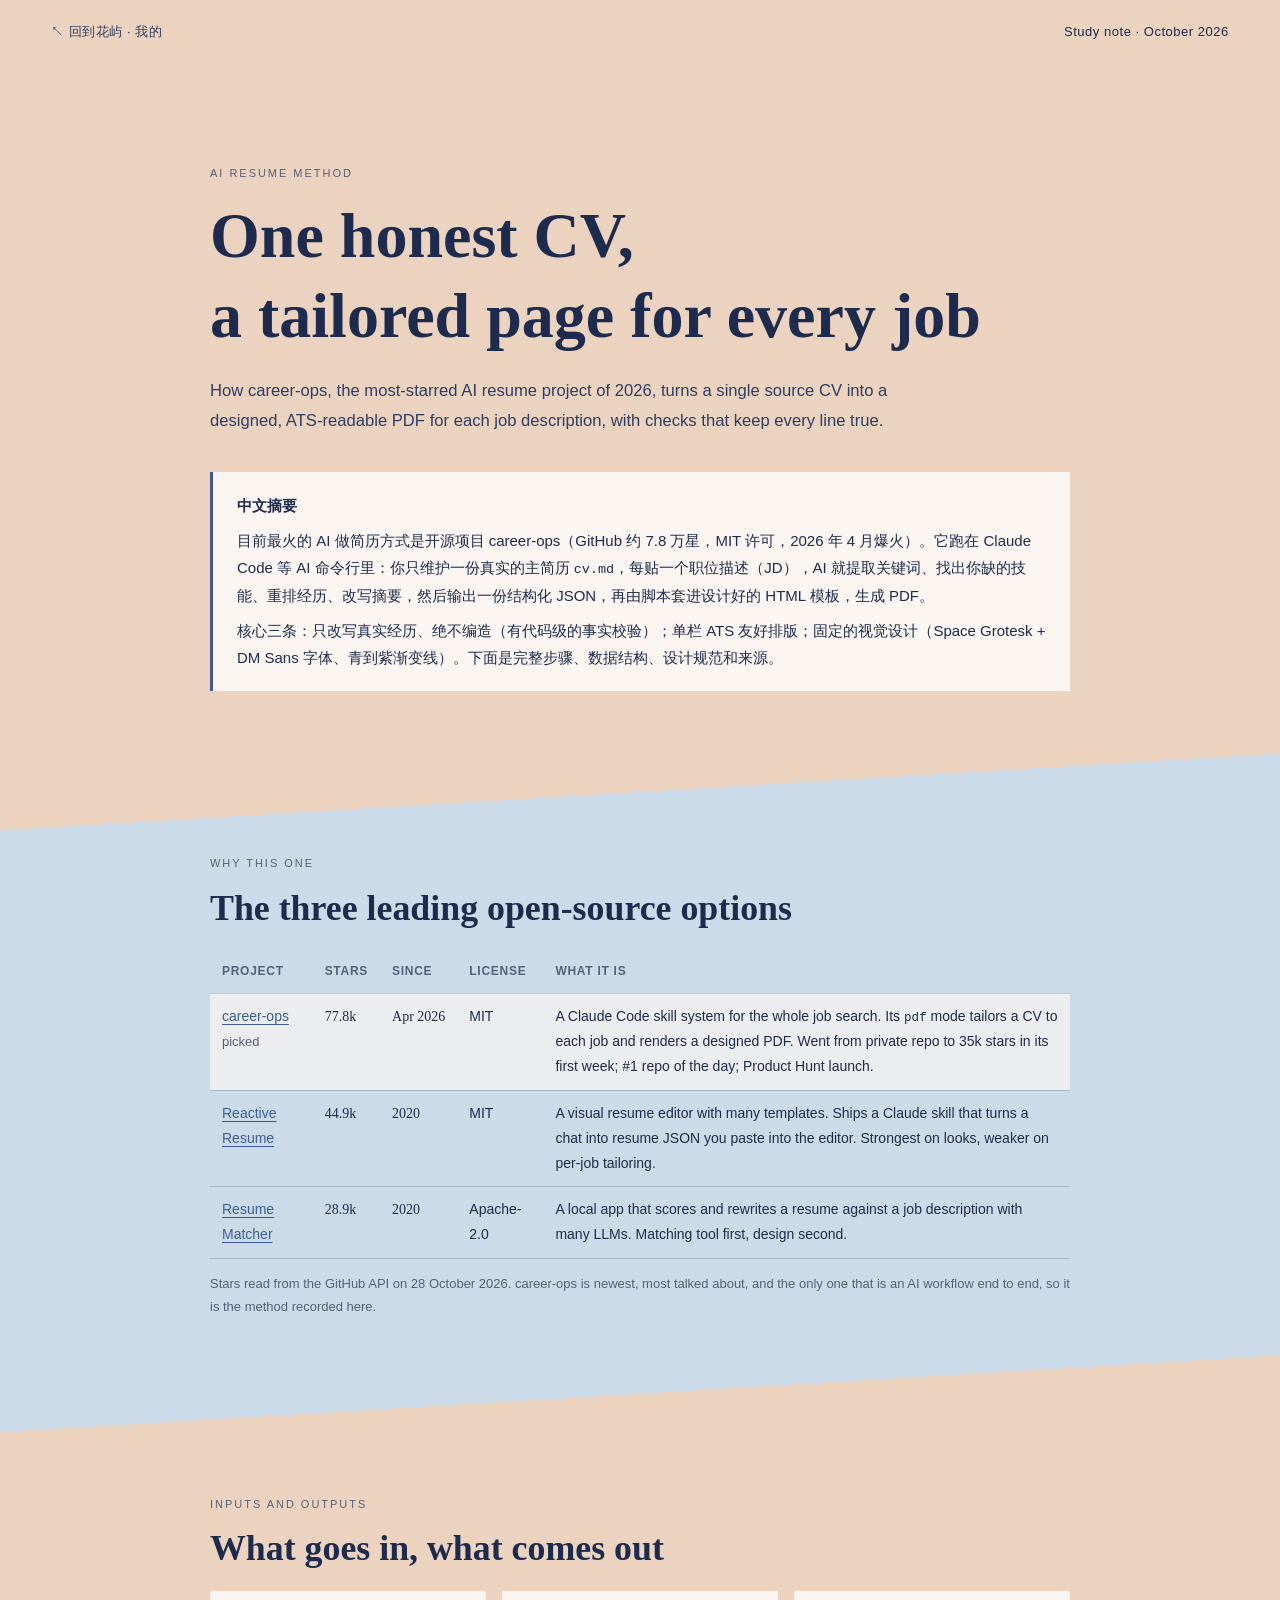
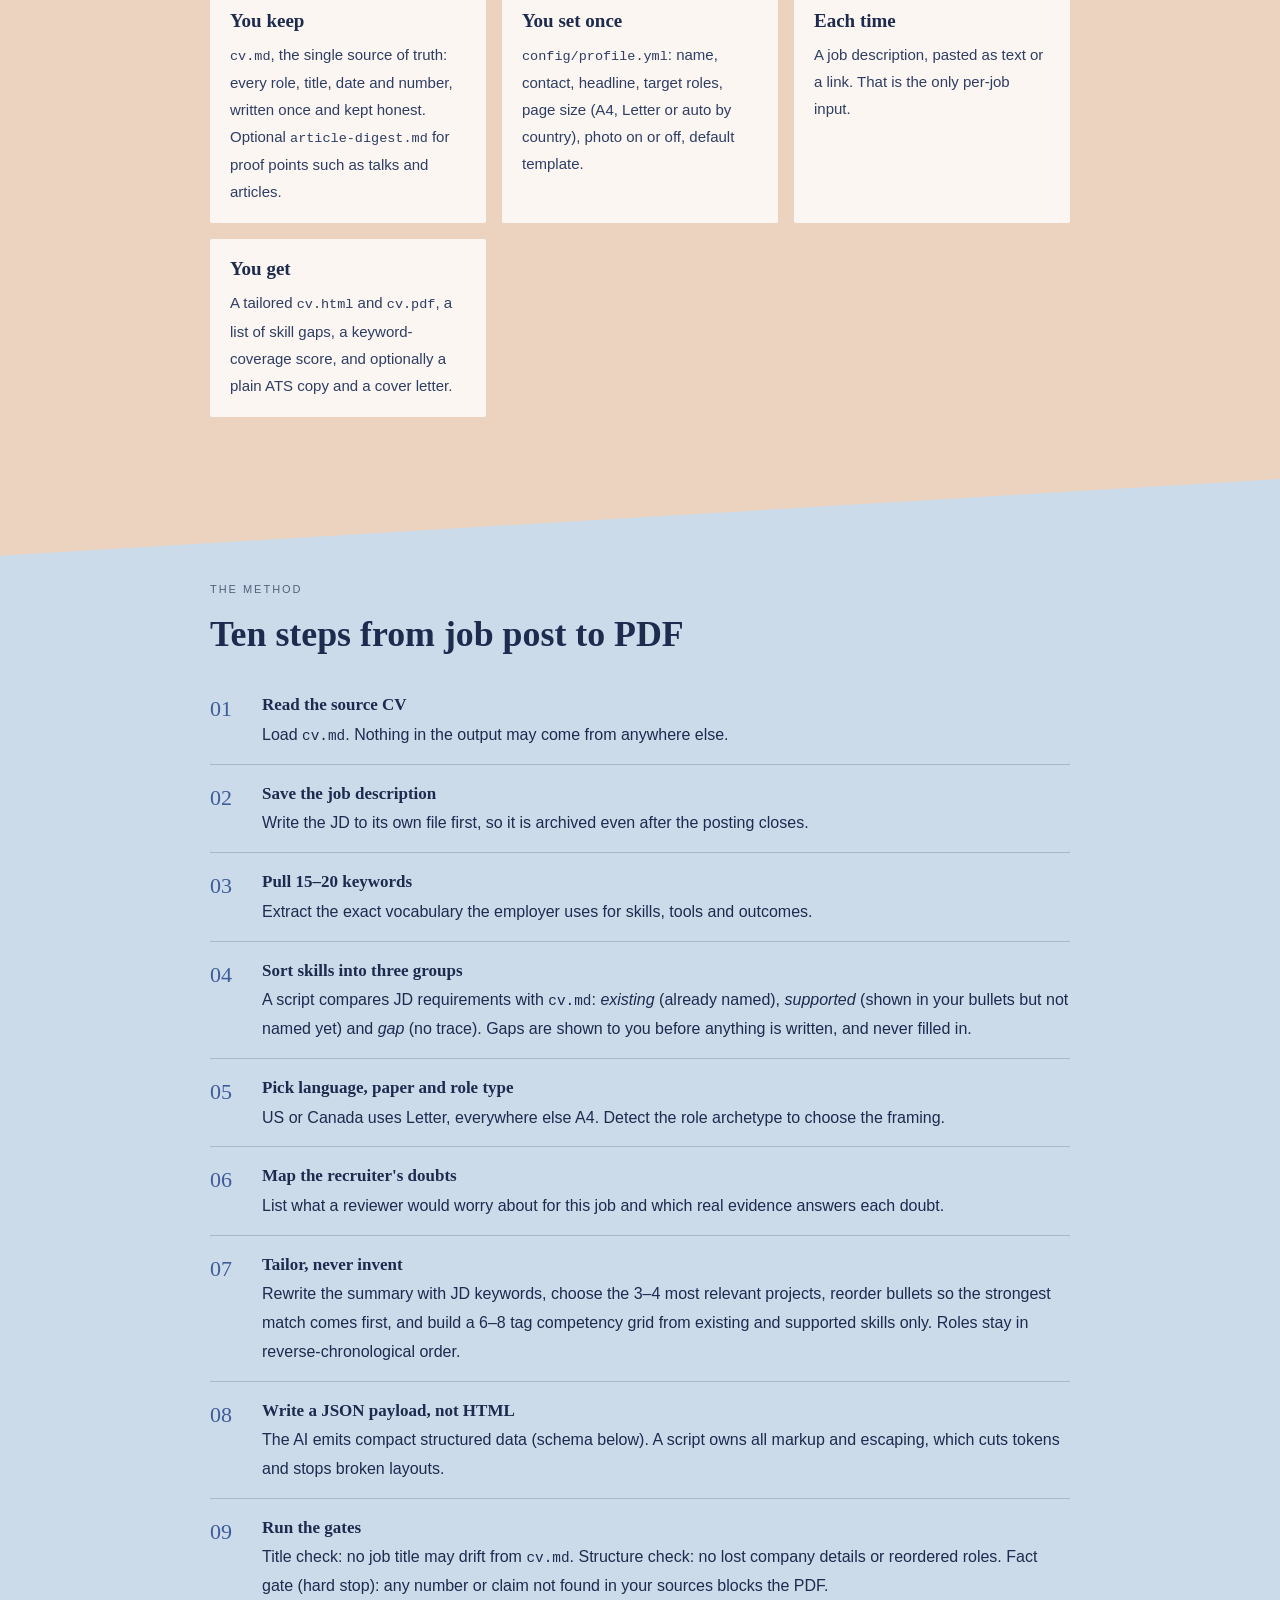
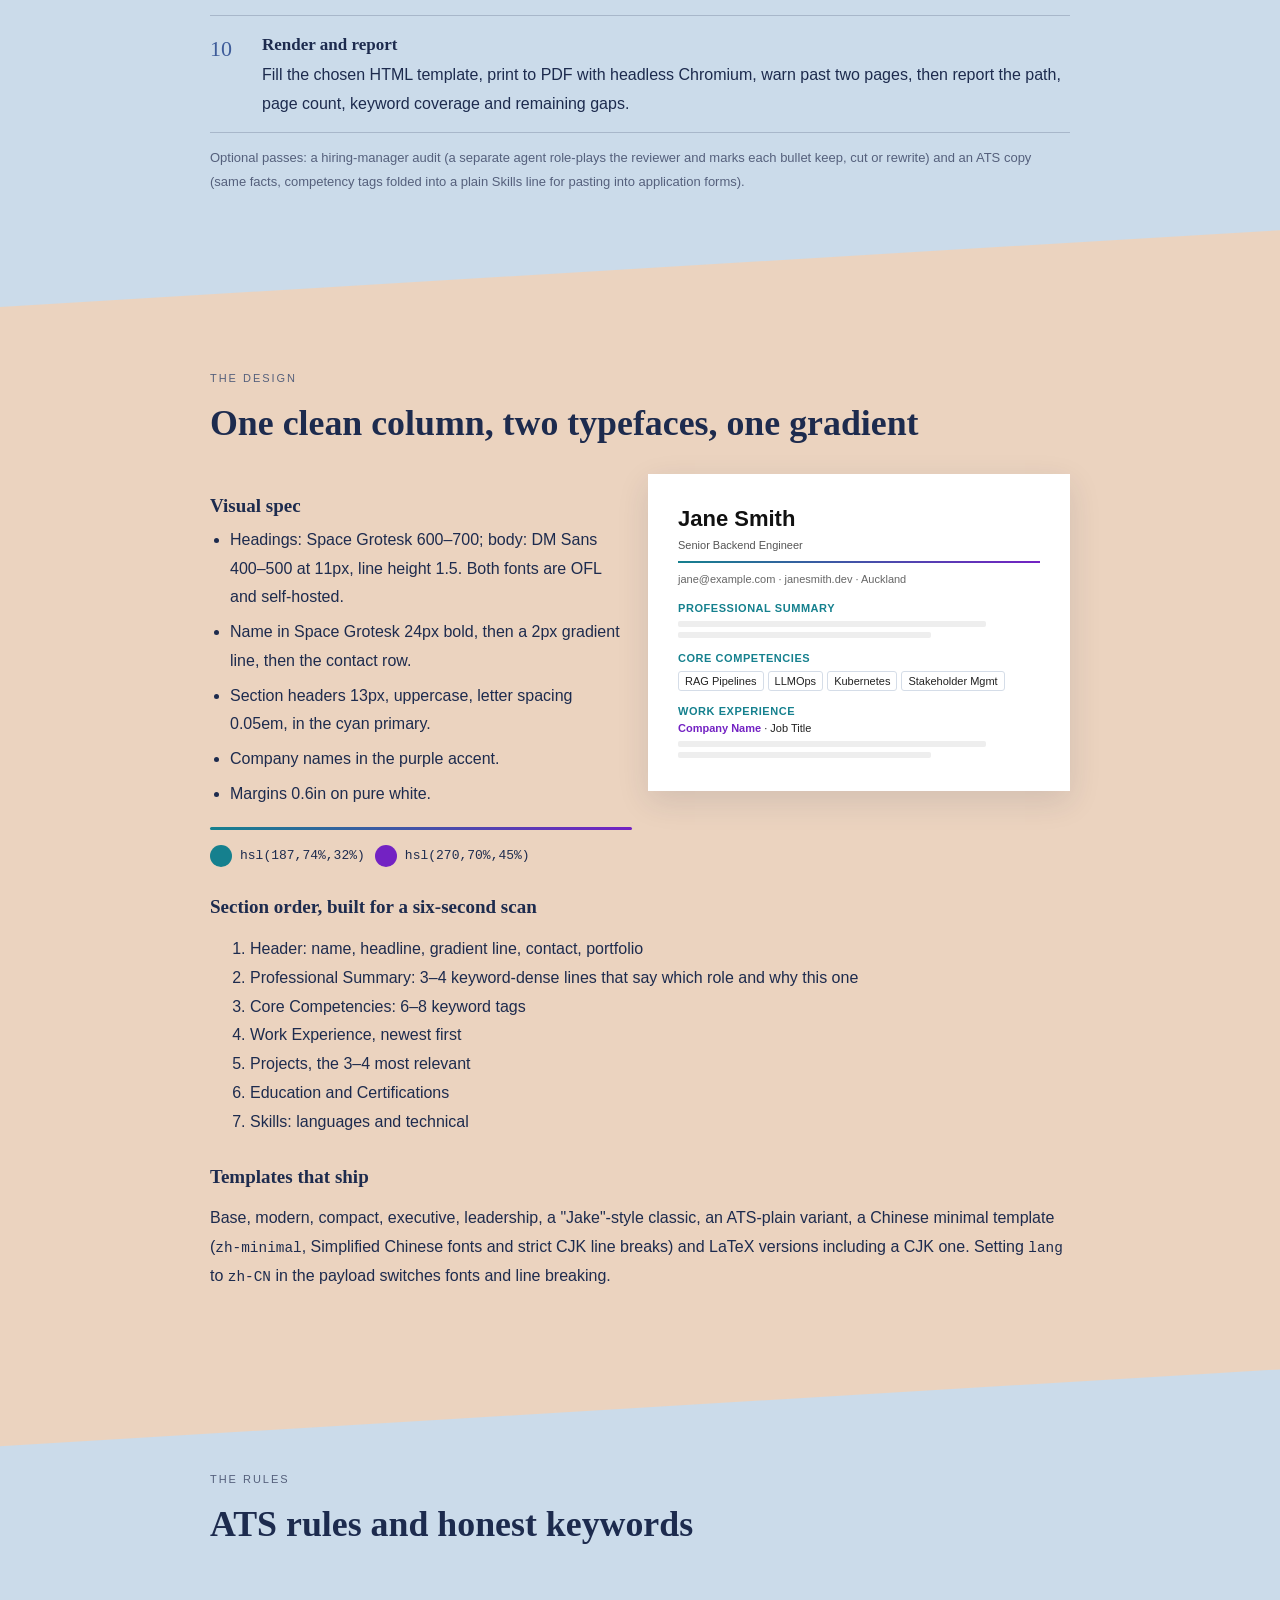
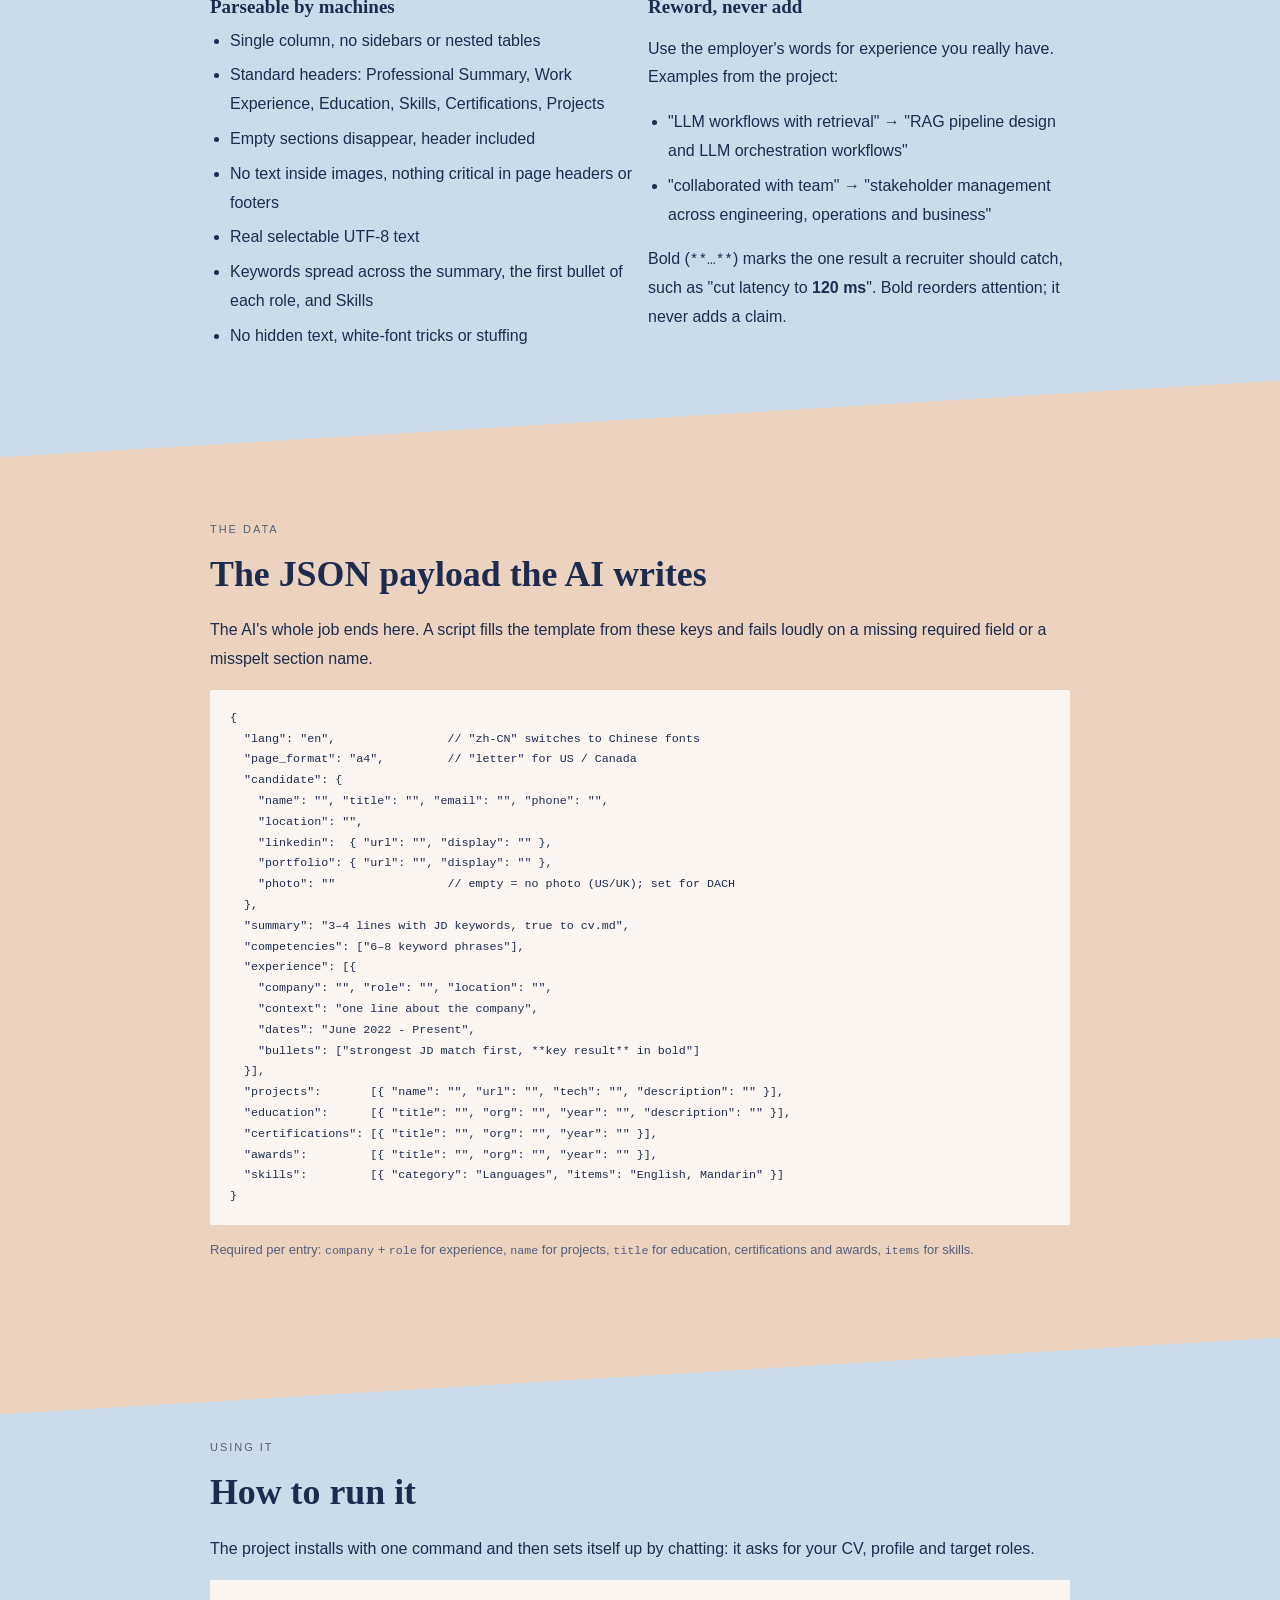
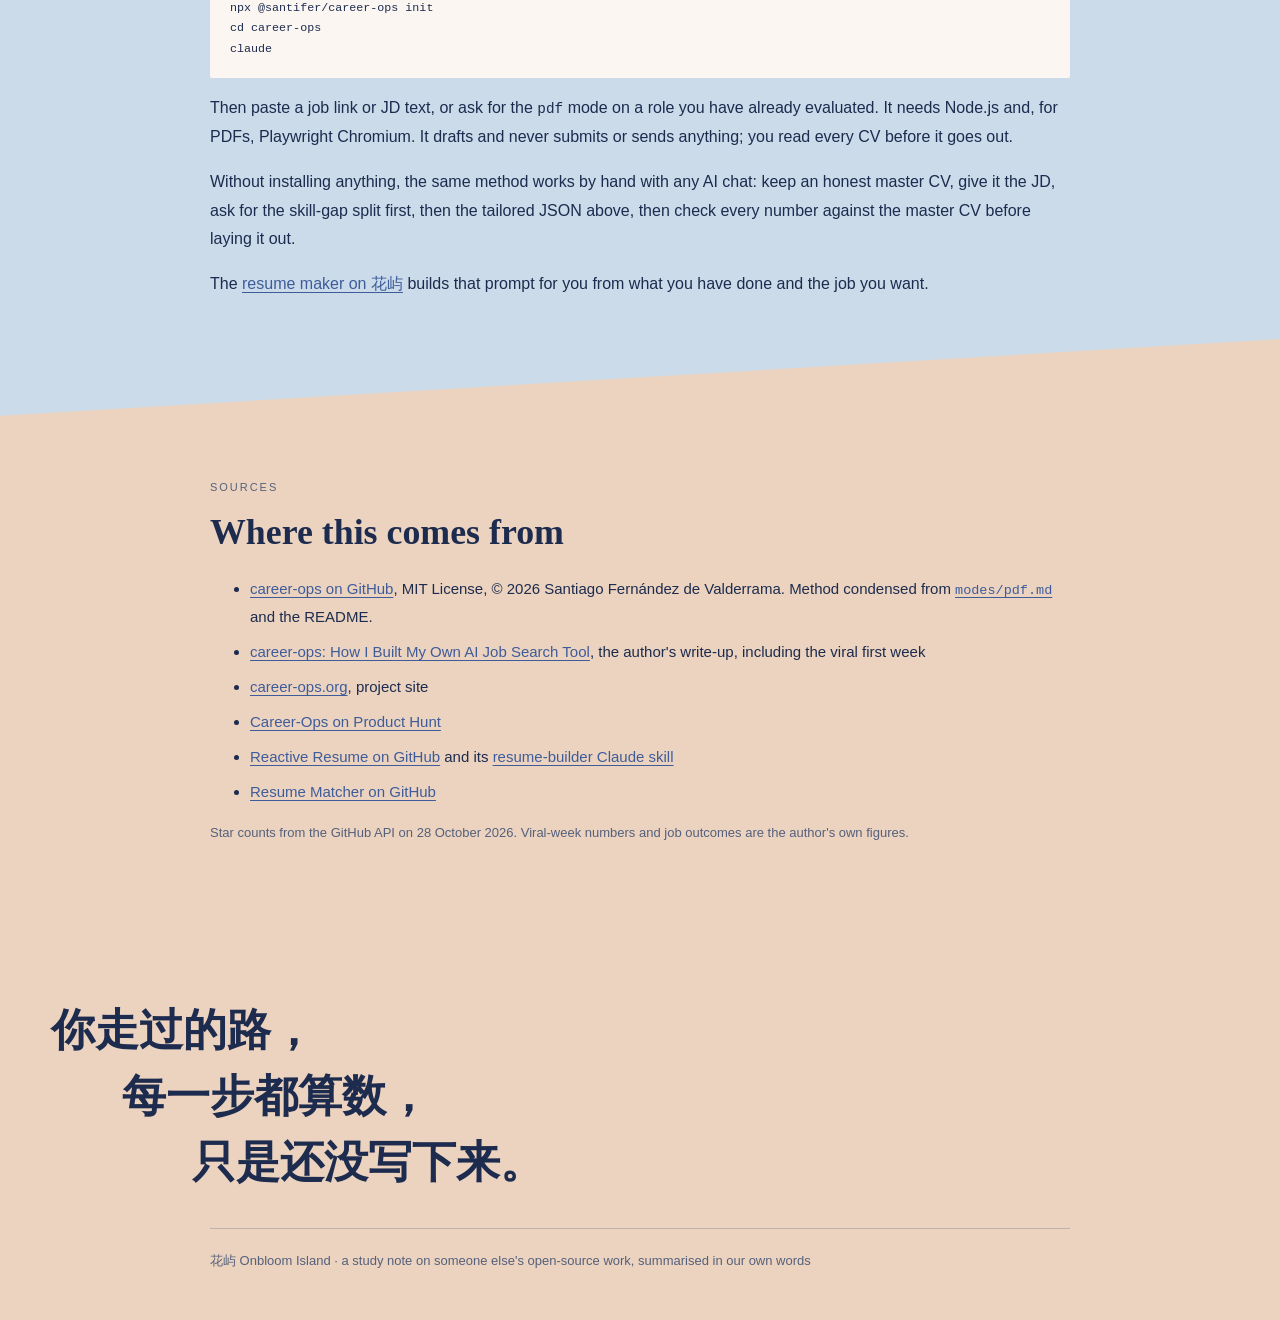
<file: resume-method/index.html>
<!doctype html>
<html lang="en">
<head>
  <meta charset="utf-8">
  <meta name="viewport" content="width=device-width, initial-scale=1">
  <meta name="description" content="How career-ops, the most-starred AI resume project of 2026, turns one honest CV into a tailored, designed PDF for each job.">
  <title>AI Resume Method</title>
  <style>
    /* 花屿 tones: 淡蓝 + 肉色, deep blue ink, Song headings. Self-contained so the main site styles stay untouched. */
    :root {
      --blue: #CBDBEA;
      --flesh: #EBD3BF;
      --ink: #1D2B4E;
      --ink-soft: #2E3D63;
      --paper: #FBF6F1;
      --muted: #55607C;
      --accent: #3E5C9A;
      --line: rgba(29, 43, 78, .2);
      --font-display: "Songti SC", "Noto Serif SC", "Source Han Serif SC", "STSong", "SimSun", serif;
      --font-latin: "Iowan Old Style", "Palatino", "Book Antiqua", Georgia, serif;
      --font-body: "PingFang SC", "Hiragino Sans GB", "Noto Sans SC", "Helvetica Neue", Arial, sans-serif;
      --font-mono: ui-monospace, "SF Mono", Menlo, Consolas, monospace;
      --gutter: clamp(16px, 4vw, 64px);
      --cut: clamp(32px, 6vw, 96px);
    }
    *, *::before, *::after { box-sizing: border-box; }
    html { -webkit-text-size-adjust: 100%; }
    body {
      margin: 0;
      background: var(--flesh);
      color: var(--ink);
      font-family: var(--font-body);
      font-size: 16px;
      line-height: 1.8;
      -webkit-font-smoothing: antialiased;
    }
    a { color: var(--accent); text-underline-offset: 3px; }
    a:hover { color: var(--ink); }
    .top {
      display: flex; justify-content: space-between; align-items: center; gap: 16px;
      padding: 20px var(--gutter);
      font-size: 13px; letter-spacing: .04em;
    }
    .top a { text-decoration: none; color: var(--ink-soft); }
    .top a:hover { color: var(--accent); }
    .band { padding: calc(var(--cut) + 24px) var(--gutter); }
    .band.blue {
      background: var(--blue);
      clip-path: polygon(0 var(--cut), 100% 0, 100% calc(100% - var(--cut)), 0 100%);
      margin: calc(var(--cut) * -0.5) 0;
    }
    .wrap { max-width: 860px; margin: 0 auto; }
    .eyebrow { font-size: 11px; letter-spacing: .18em; text-transform: uppercase; color: var(--muted); margin: 0 0 12px; }
    h1, h2, h3 { font-family: var(--font-display); font-weight: 700; line-height: 1.25; margin: 0; }
    h1 { font-size: clamp(34px, 5vw, 64px); }
    h2 { font-size: clamp(24px, 2.8vw, 36px); margin-bottom: 20px; }
    h3 { font-size: 19px; margin: 28px 0 8px; }
    .lead { font-size: clamp(16px, 1.3vw, 19px); color: var(--ink-soft); max-width: 680px; margin: 20px 0 0; }
    .summary-zh {
      margin-top: 36px; padding: 20px 24px;
      background: var(--paper); border-left: 3px solid var(--accent);
      font-size: 15px;
    }
    .summary-zh p { margin: 0 0 8px; }
    .summary-zh p:last-child { margin: 0; }
    .table-scroll { overflow-x: auto; -webkit-overflow-scrolling: touch; }
    table { width: 100%; border-collapse: collapse; font-size: 14px; min-width: 560px; }
    th, td { text-align: left; vertical-align: top; padding: 10px 12px; border-bottom: 1px solid var(--line); }
    th { font-weight: 600; font-size: 12px; letter-spacing: .06em; text-transform: uppercase; color: var(--muted); }
    td.num { font-family: var(--font-latin); font-variant-numeric: tabular-nums; white-space: nowrap; }
    tr.pick td { background: rgba(251, 246, 241, .7); }
    ol.steps { counter-reset: s; list-style: none; padding: 0; margin: 0; }
    ol.steps > li {
      counter-increment: s; position: relative;
      padding: 14px 0 14px 52px; border-bottom: 1px solid var(--line);
    }
    ol.steps > li::before {
      content: counter(s, decimal-leading-zero);
      position: absolute; left: 0; top: 13px;
      font-family: var(--font-latin); font-size: 22px; color: var(--accent);
    }
    ol.steps strong { display: block; font-family: var(--font-display); font-size: 17px; }
    ul.plain { padding-left: 20px; margin: 0; }
    ul.plain li { margin: 6px 0; }
    .grid { display: grid; grid-template-columns: repeat(auto-fit, minmax(240px, 1fr)); gap: 16px; }
    .card { background: var(--paper); padding: 18px 20px; border-radius: 2px; }
    .card h3 { margin-top: 0; }
    .card p { margin: 0; font-size: 15px; color: var(--ink-soft); }
    .swatches { display: flex; flex-wrap: wrap; gap: 10px; margin: 14px 0 0; }
    .swatch { display: flex; align-items: center; gap: 8px; font-size: 13px; font-family: var(--font-mono); }
    .swatch i { width: 22px; height: 22px; border-radius: 50%; display: inline-block; }
    .gradient-line { height: 3px; border-radius: 2px; margin: 18px 0 6px;
      background: linear-gradient(to right, hsl(187,74%,32%), hsl(270,70%,45%)); }
    pre {
      background: var(--paper); color: var(--ink);
      padding: 18px 20px; overflow-x: auto; border-radius: 2px;
      font-family: var(--font-mono); font-size: 13px; line-height: 1.6;
    }
    code { font-family: var(--font-mono); font-size: .9em; }
    .mock {
      background: #fff; color: #222; max-width: 520px; margin: 8px auto 0;
      padding: 28px 30px; box-shadow: 0 10px 30px rgba(29, 43, 78, .12);
      font-family: "Helvetica Neue", Arial, sans-serif; font-size: 11px; line-height: 1.5;
    }
    .mock .name { font-size: 22px; font-weight: 700; color: #111; }
    .mock .title { color: #555; margin-top: 2px; }
    .mock .gl { height: 2px; margin: 8px 0; background: linear-gradient(to right, hsl(187,74%,32%), hsl(270,70%,45%)); }
    .mock .contact { color: #666; }
    .mock .sec { margin-top: 12px; font-weight: 700; font-size: 11px; letter-spacing: .05em; text-transform: uppercase; color: hsl(187,74%,32%); }
    .mock .tags { display: flex; flex-wrap: wrap; gap: 4px; margin-top: 4px; }
    .mock .tags span { border: 1px solid #d5dde8; padding: 1px 6px; border-radius: 3px; }
    .mock .co { color: hsl(270,70%,45%); font-weight: 600; }
    .mock .bar { height: 6px; background: #eee; border-radius: 2px; margin: 5px 0; }
    .mock .bar.s { width: 70%; }
    .mock .bar.m { width: 85%; }
    .note { font-size: 13px; color: var(--muted); }
    .sources li { margin: 8px 0; font-size: 15px; }
    footer { padding: 40px var(--gutter) 56px; font-size: 13px; color: var(--muted); }
    footer .wrap { border-top: 1px solid var(--line); padding-top: 20px; }
    .closing-words { margin: 0 0 32px; font-family: var(--font-display); font-weight: 700; font-size: clamp(26px, 4vw, 44px); line-height: 1.5; color: var(--ink); }
    .closing-words span { display: block; }
    .closing-words span:nth-child(2) { padding-left: 1.6em; }
    .closing-words span:nth-child(3) { padding-left: 3.2em; }
    @media (max-width: 600px) {
      ol.steps > li { padding-left: 42px; }
      .mock { padding: 20px 18px; }
    }
  </style>
</head>
<body>
  <nav class="top" aria-label="Page">
    <a href="../#/notes"><span aria-hidden="true">↖</span> 回到花屿 · 我的</a>
    <span>Study note · October 2026</span>
  </nav>

  <header class="band">
    <div class="wrap">
      <p class="eyebrow">AI resume method</p>
      <h1>One honest CV,<br>a tailored page for every job</h1>
      <p class="lead">How career-ops, the most-starred AI resume project of 2026, turns a single source CV into a designed, ATS-readable PDF for each job description, with checks that keep every line true.</p>

      <div class="summary-zh" lang="zh-CN">
        <p><strong>中文摘要</strong></p>
        <p>目前最火的 AI 做简历方式是开源项目 career-ops（GitHub 约 7.8 万星，MIT 许可，2026 年 4 月爆火）。它跑在 Claude Code 等 AI 命令行里：你只维护一份真实的主简历 <code>cv.md</code>，每贴一个职位描述（JD），AI 就提取关键词、找出你缺的技能、重排经历、改写摘要，然后输出一份结构化 JSON，再由脚本套进设计好的 HTML 模板，生成 PDF。</p>
        <p>核心三条：只改写真实经历、绝不编造（有代码级的事实校验）；单栏 ATS 友好排版；固定的视觉设计（Space Grotesk + DM Sans 字体、青到紫渐变线）。下面是完整步骤、数据结构、设计规范和来源。</p>
      </div>
    </div>
  </header>

  <section class="band blue" aria-labelledby="why">
    <div class="wrap">
      <p class="eyebrow">Why this one</p>
      <h2 id="why">The three leading open-source options</h2>
      <div class="table-scroll">
        <table>
          <thead>
            <tr><th>Project</th><th>Stars</th><th>Since</th><th>License</th><th>What it is</th></tr>
          </thead>
          <tbody>
            <tr class="pick">
              <td><a href="https://github.com/career-ops-hq/career-ops">career-ops</a><br><span class="note">picked</span></td>
              <td class="num">77.8k</td>
              <td class="num">Apr 2026</td>
              <td>MIT</td>
              <td>A Claude Code skill system for the whole job search. Its <code>pdf</code> mode tailors a CV to each job and renders a designed PDF. Went from private repo to 35k stars in its first week; #1 repo of the day; Product Hunt launch.</td>
            </tr>
            <tr>
              <td><a href="https://github.com/reactive-resume/reactive-resume">Reactive Resume</a></td>
              <td class="num">44.9k</td>
              <td class="num">2020</td>
              <td>MIT</td>
              <td>A visual resume editor with many templates. Ships a Claude skill that turns a chat into resume JSON you paste into the editor. Strongest on looks, weaker on per-job tailoring.</td>
            </tr>
            <tr>
              <td><a href="https://github.com/srbhr/Resume-Matcher">Resume Matcher</a></td>
              <td class="num">28.9k</td>
              <td class="num">2020</td>
              <td>Apache-2.0</td>
              <td>A local app that scores and rewrites a resume against a job description with many LLMs. Matching tool first, design second.</td>
            </tr>
          </tbody>
        </table>
      </div>
      <p class="note">Stars read from the GitHub API on 28 October 2026. career-ops is newest, most talked about, and the only one that is an AI workflow end to end, so it is the method recorded here.</p>
    </div>
  </section>

  <section class="band" aria-labelledby="inputs">
    <div class="wrap">
      <p class="eyebrow">Inputs and outputs</p>
      <h2 id="inputs">What goes in, what comes out</h2>
      <div class="grid">
        <div class="card">
          <h3>You keep</h3>
          <p><code>cv.md</code>, the single source of truth: every role, title, date and number, written once and kept honest. Optional <code>article-digest.md</code> for proof points such as talks and articles.</p>
        </div>
        <div class="card">
          <h3>You set once</h3>
          <p><code>config/profile.yml</code>: name, contact, headline, target roles, page size (A4, Letter or auto by country), photo on or off, default template.</p>
        </div>
        <div class="card">
          <h3>Each time</h3>
          <p>A job description, pasted as text or a link. That is the only per-job input.</p>
        </div>
        <div class="card">
          <h3>You get</h3>
          <p>A tailored <code>cv.html</code> and <code>cv.pdf</code>, a list of skill gaps, a keyword-coverage score, and optionally a plain ATS copy and a cover letter.</p>
        </div>
      </div>
    </div>
  </section>

  <section class="band blue" aria-labelledby="flow">
    <div class="wrap">
      <p class="eyebrow">The method</p>
      <h2 id="flow">Ten steps from job post to PDF</h2>
      <ol class="steps">
        <li><strong>Read the source CV</strong>Load <code>cv.md</code>. Nothing in the output may come from anywhere else.</li>
        <li><strong>Save the job description</strong>Write the JD to its own file first, so it is archived even after the posting closes.</li>
        <li><strong>Pull 15–20 keywords</strong>Extract the exact vocabulary the employer uses for skills, tools and outcomes.</li>
        <li><strong>Sort skills into three groups</strong>A script compares JD requirements with <code>cv.md</code>: <em>existing</em> (already named), <em>supported</em> (shown in your bullets but not named yet) and <em>gap</em> (no trace). Gaps are shown to you before anything is written, and never filled in.</li>
        <li><strong>Pick language, paper and role type</strong>US or Canada uses Letter, everywhere else A4. Detect the role archetype to choose the framing.</li>
        <li><strong>Map the recruiter's doubts</strong>List what a reviewer would worry about for this job and which real evidence answers each doubt.</li>
        <li><strong>Tailor, never invent</strong>Rewrite the summary with JD keywords, choose the 3–4 most relevant projects, reorder bullets so the strongest match comes first, and build a 6–8 tag competency grid from existing and supported skills only. Roles stay in reverse-chronological order.</li>
        <li><strong>Write a JSON payload, not HTML</strong>The AI emits compact structured data (schema below). A script owns all markup and escaping, which cuts tokens and stops broken layouts.</li>
        <li><strong>Run the gates</strong>Title check: no job title may drift from <code>cv.md</code>. Structure check: no lost company details or reordered roles. Fact gate (hard stop): any number or claim not found in your sources blocks the PDF.</li>
        <li><strong>Render and report</strong>Fill the chosen HTML template, print to PDF with headless Chromium, warn past two pages, then report the path, page count, keyword coverage and remaining gaps.</li>
      </ol>
      <p class="note">Optional passes: a hiring-manager audit (a separate agent role-plays the reviewer and marks each bullet keep, cut or rewrite) and an ATS copy (same facts, competency tags folded into a plain Skills line for pasting into application forms).</p>
    </div>
  </section>

  <section class="band" aria-labelledby="design">
    <div class="wrap">
      <p class="eyebrow">The design</p>
      <h2 id="design">One clean column, two typefaces, one gradient</h2>
      <div class="grid">
        <div>
          <h3>Visual spec</h3>
          <ul class="plain">
            <li>Headings: Space Grotesk 600–700; body: DM Sans 400–500 at 11px, line height 1.5. Both fonts are OFL and self-hosted.</li>
            <li>Name in Space Grotesk 24px bold, then a 2px gradient line, then the contact row.</li>
            <li>Section headers 13px, uppercase, letter spacing 0.05em, in the cyan primary.</li>
            <li>Company names in the purple accent.</li>
            <li>Margins 0.6in on pure white.</li>
          </ul>
          <div class="gradient-line" role="img" aria-label="Cyan to purple gradient line"></div>
          <div class="swatches">
            <span class="swatch"><i style="background:hsl(187,74%,32%)"></i>hsl(187,74%,32%)</span>
            <span class="swatch"><i style="background:hsl(270,70%,45%)"></i>hsl(270,70%,45%)</span>
          </div>
        </div>
        <div aria-hidden="true">
          <div class="mock">
            <div class="name">Jane Smith</div>
            <div class="title">Senior Backend Engineer</div>
            <div class="gl"></div>
            <div class="contact">jane@example.com · janesmith.dev · Auckland</div>
            <div class="sec">Professional Summary</div>
            <div class="bar m"></div><div class="bar s"></div>
            <div class="sec">Core Competencies</div>
            <div class="tags"><span>RAG Pipelines</span><span>LLMOps</span><span>Kubernetes</span><span>Stakeholder Mgmt</span></div>
            <div class="sec">Work Experience</div>
            <div><span class="co">Company Name</span> · Job Title</div>
            <div class="bar m"></div><div class="bar s"></div>
          </div>
        </div>
      </div>

      <h3>Section order, built for a six-second scan</h3>
      <ol class="plain">
        <li>Header: name, headline, gradient line, contact, portfolio</li>
        <li>Professional Summary: 3–4 keyword-dense lines that say which role and why this one</li>
        <li>Core Competencies: 6–8 keyword tags</li>
        <li>Work Experience, newest first</li>
        <li>Projects, the 3–4 most relevant</li>
        <li>Education and Certifications</li>
        <li>Skills: languages and technical</li>
      </ol>

      <h3>Templates that ship</h3>
      <p>Base, modern, compact, executive, leadership, a "Jake"-style classic, an ATS-plain variant, a Chinese minimal template (<code>zh-minimal</code>, Simplified Chinese fonts and strict CJK line breaks) and LaTeX versions including a CJK one. Setting <code>lang</code> to <code>zh-CN</code> in the payload switches fonts and line breaking.</p>
    </div>
  </section>

  <section class="band blue" aria-labelledby="ats">
    <div class="wrap">
      <p class="eyebrow">The rules</p>
      <h2 id="ats">ATS rules and honest keywords</h2>
      <div class="grid">
        <div>
          <h3>Parseable by machines</h3>
          <ul class="plain">
            <li>Single column, no sidebars or nested tables</li>
            <li>Standard headers: Professional Summary, Work Experience, Education, Skills, Certifications, Projects</li>
            <li>Empty sections disappear, header included</li>
            <li>No text inside images, nothing critical in page headers or footers</li>
            <li>Real selectable UTF-8 text</li>
            <li>Keywords spread across the summary, the first bullet of each role, and Skills</li>
            <li>No hidden text, white-font tricks or stuffing</li>
          </ul>
        </div>
        <div>
          <h3>Reword, never add</h3>
          <p>Use the employer's words for experience you really have. Examples from the project:</p>
          <ul class="plain">
            <li>"LLM workflows with retrieval" → "RAG pipeline design and LLM orchestration workflows"</li>
            <li>"collaborated with team" → "stakeholder management across engineering, operations and business"</li>
          </ul>
          <p>Bold (<code>**…**</code>) marks the one result a recruiter should catch, such as "cut latency to <strong>120 ms</strong>". Bold reorders attention; it never adds a claim.</p>
        </div>
      </div>
    </div>
  </section>

  <section class="band" aria-labelledby="schema">
    <div class="wrap">
      <p class="eyebrow">The data</p>
      <h2 id="schema">The JSON payload the AI writes</h2>
      <p>The AI's whole job ends here. A script fills the template from these keys and fails loudly on a missing required field or a misspelt section name.</p>
<pre><code>{
  "lang": "en",                // "zh-CN" switches to Chinese fonts
  "page_format": "a4",         // "letter" for US / Canada
  "candidate": {
    "name": "", "title": "", "email": "", "phone": "",
    "location": "",
    "linkedin":  { "url": "", "display": "" },
    "portfolio": { "url": "", "display": "" },
    "photo": ""                // empty = no photo (US/UK); set for DACH
  },
  "summary": "3–4 lines with JD keywords, true to cv.md",
  "competencies": ["6–8 keyword phrases"],
  "experience": [{
    "company": "", "role": "", "location": "",
    "context": "one line about the company",
    "dates": "June 2022 - Present",
    "bullets": ["strongest JD match first, **key result** in bold"]
  }],
  "projects":       [{ "name": "", "url": "", "tech": "", "description": "" }],
  "education":      [{ "title": "", "org": "", "year": "", "description": "" }],
  "certifications": [{ "title": "", "org": "", "year": "" }],
  "awards":         [{ "title": "", "org": "", "year": "" }],
  "skills":         [{ "category": "Languages", "items": "English, Mandarin" }]
}</code></pre>
      <p class="note">Required per entry: <code>company</code> + <code>role</code> for experience, <code>name</code> for projects, <code>title</code> for education, certifications and awards, <code>items</code> for skills.</p>
    </div>
  </section>

  <section class="band blue" aria-labelledby="run">
    <div class="wrap">
      <p class="eyebrow">Using it</p>
      <h2 id="run">How to run it</h2>
      <p>The project installs with one command and then sets itself up by chatting: it asks for your CV, profile and target roles.</p>
<pre><code>npx @santifer/career-ops init
cd career-ops
claude</code></pre>
      <p>Then paste a job link or JD text, or ask for the <code>pdf</code> mode on a role you have already evaluated. It needs Node.js and, for PDFs, Playwright Chromium. It drafts and never submits or sends anything; you read every CV before it goes out.</p>
      <p>Without installing anything, the same method works by hand with any AI chat: keep an honest master CV, give it the JD, ask for the skill-gap split first, then the tailored JSON above, then check every number against the master CV before laying it out.</p>
      <p>The <a href="../#/notes">resume maker on 花屿</a> builds that prompt for you from what you have done and the job you want.</p>
    </div>
  </section>

  <section class="band" aria-labelledby="sources">
    <div class="wrap">
      <p class="eyebrow">Sources</p>
      <h2 id="sources">Where this comes from</h2>
      <ul class="sources">
        <li><a href="https://github.com/career-ops-hq/career-ops">career-ops on GitHub</a>, MIT License, © 2026 Santiago Fernández de Valderrama. Method condensed from <a href="https://github.com/career-ops-hq/career-ops/blob/main/modes/pdf.md"><code>modes/pdf.md</code></a> and the README.</li>
        <li><a href="https://santifer.io/career-ops-system">career-ops: How I Built My Own AI Job Search Tool</a>, the author's write-up, including the viral first week</li>
        <li><a href="https://career-ops.org/">career-ops.org</a>, project site</li>
        <li><a href="https://www.producthunt.com/products/santifer-io">Career-Ops on Product Hunt</a></li>
        <li><a href="https://github.com/reactive-resume/reactive-resume">Reactive Resume on GitHub</a> and its <a href="https://claudemarketplaces.com/skills/amruthpillai/reactive-resume/resume-builder">resume-builder Claude skill</a></li>
        <li><a href="https://github.com/srbhr/Resume-Matcher">Resume Matcher on GitHub</a></li>
      </ul>
      <p class="note">Star counts from the GitHub API on 28 October 2026. Viral-week numbers and job outcomes are the author's own figures.</p>
    </div>
  </section>

  <footer>
    <p class="closing-words" lang="zh-CN"><span>你走过的路，</span><span>每一步都算数，</span><span>只是还没写下来。</span></p>
    <div class="wrap">花屿 Onbloom Island · a study note on someone else's open-source work, summarised in our own words</div>
  </footer>
</body>
</html>
</file>
<file: theme.css>
/* 花屿 · shared design system for the homepage and the comic.
   Two tones only: 淡蓝 pale blue and 肉色 flesh, each on a faint marble texture; deep blue ink for type.
   Sections meet on diagonal seams. One display face (Song) for all headings, one serif for the name and numbers,
   plus the island mark (an inline SVG symbol). Small print only shows under the pointer. System fonts only. */

:root {
  --blue: #CBDBEA;
  --flesh: #EBD3BF;
  --ink: #1D2B4E;
  --ink-soft: #2E3D63;
  --paper: #FBF6F1;
  --white: #FFFDFB;
  --muted: #55607C;
  --accent: #3E5C9A;
  --accent-light: #9DB4D6;
  --bud: #DB9C78; /* deeper flesh, only for the bud in the 花屿 lettering */

  --bg: var(--flesh);
  --fg: var(--ink);
  --fg-muted: var(--muted);
  --line: rgba(29, 43, 78, .2);

  --font-display: "Songti SC", "Noto Serif SC", "Source Han Serif SC", "Source Han Serif CN", "STSong", "SimSun", serif;
  --font-latin: "Iowan Old Style", "Palatino", "Book Antiqua", Georgia, serif;
  --font-body: "PingFang SC", "Hiragino Sans GB", "Noto Sans SC", "Helvetica Neue", Arial, sans-serif;
  --font-serif: "Songti SC", "STSong", "Noto Serif SC", serif;
  --font-hand: "Kaiti SC", "STKaiti", "KaiTi", "Songti SC", serif;

  --fs-hero: clamp(38px, 5.6vw, 92px);
  --fs-display: clamp(30px, 3.9vw, 62px);
  --fs-title: clamp(20px, 1.9vw, 28px);
  --fs-lead: clamp(16px, 1.2vw, 18px);
  --fs-body: 16px;
  --fs-small: 13px;
  --fs-cap: 11px;

  --gutter: clamp(16px, 4vw, 64px);
  --cut: clamp(48px, 9vw, 150px);
  --ease: cubic-bezier(.2, .7, .1, 1);
  --header-h: 76px;
}

/* Kept for pages that still mark a section dark; the two-tone site itself has none. */
body.is-dark {
  --fg: #F6EEE6;
  --fg-muted: #C9D3E4;
  --line: rgba(246, 238, 230, .24);
}

*, *::before, *::after { box-sizing: border-box; }
html { -webkit-text-size-adjust: 100%; scroll-padding-top: calc(var(--header-h) + 12px); }
body {
  margin: 0;
  background: var(--bg);
  color: var(--fg);
  font-family: var(--font-body);
  font-size: var(--fs-body);
  line-height: 1.8;
  -webkit-font-smoothing: antialiased;
  transition: background-color .8s var(--ease), color .6s var(--ease);
  overflow-x: hidden;
}
img { max-width: 100%; display: block; }
p, blockquote, h1, h2, h3 { text-wrap: pretty; }
button, input, textarea { font: inherit; color: inherit; }
a { color: inherit; }
:focus-visible { outline: 2px solid var(--accent); outline-offset: 3px; }

.sr-only {
  position: absolute !important; width: 1px; height: 1px; padding: 0; margin: -1px;
  overflow: hidden; clip: rect(0 0 0 0); white-space: nowrap; border: 0;
}
.skip-link {
  position: fixed; left: 12px; top: -60px; z-index: 100; padding: 10px 14px;
  background: var(--ink); color: var(--paper); text-decoration: none; border-radius: 2px;
}
.skip-link:focus { top: 12px; }

/* ---------- surfaces: marble textures and diagonal seams ---------- */
.tex-blue { background: var(--blue) url("assets/texture/marble-blue.jpg") center / cover; }
.tex-flesh { background: var(--flesh) url("assets/texture/marble-flesh.jpg") center / cover; }
/* A section with .cut climbs over the bottom of the one before it on a slant:
   .cut rises to the right, .cut-r falls to the right. Add var(--cut) to its top padding. */
.cut, .cut-r { position: relative; margin-top: calc(var(--cut) * -1); }
.cut { clip-path: polygon(0 var(--cut), 100% 0, 100% 100%, 0 100%); }
.cut-r { clip-path: polygon(0 0, 100% var(--cut), 100% 100%, 0 100%); }

/* ---------- type helpers ---------- */
.cap {
  font-size: var(--fs-cap); letter-spacing: .18em; font-weight: 600;
  text-transform: uppercase; line-height: 1.4;
}
.muted { color: var(--fg-muted); }
.display {
  font-family: var(--font-display); font-weight: 700; letter-spacing: .03em; line-height: 1.2;
}
.display em { font-style: normal; }
.latin { font-family: var(--font-latin); font-style: italic; font-weight: 400; letter-spacing: 0; }
.lead { font-size: var(--fs-lead); line-height: 1.8; }
/* Small print waits for the pointer: it fades in while the pointer is over (or focus is inside) its
   [data-hint-host]. Touch screens have no hover, so there it simply shows. */
.hint { color: var(--fg-muted); font-size: 14px; line-height: 1.75; }
@media (hover: hover) and (pointer: fine) {
  .hint { opacity: 0; transform: translateY(6px); transition: opacity .45s var(--ease), transform .6s var(--ease); }
  [data-hint-host]:hover .hint, [data-hint-host]:focus-within .hint { opacity: 1; transform: none; }
}

/* Thin underline links, animating on hover */
.u-link {
  text-decoration: none;
  background-image: linear-gradient(currentColor, currentColor);
  background-size: 100% 1px; background-position: 0 100%; background-repeat: no-repeat;
  padding-bottom: .12em;
  transition: background-size .5s var(--ease);
}
.u-link:hover { background-size: 0 1px; background-position: 100% 100%; }
.link-big {
  display: inline-block;
  font-family: var(--font-display); font-weight: 700; font-size: clamp(26px, 3vw, 46px);
  line-height: 1.3; letter-spacing: .03em; text-decoration: none;
  background-image: linear-gradient(currentColor, currentColor);
  background-size: 100% 2px; background-position: 0 92%; background-repeat: no-repeat;
  transition: background-size .6s var(--ease);
}
.link-big:hover { background-size: 30% 2px; }
.link-big .dot { color: var(--accent); }

.btn {
  display: inline-flex; align-items: center; gap: .8em;
  padding: 14px 22px; border: 1px solid currentColor; border-radius: 999px;
  background: transparent; text-decoration: none; cursor: pointer;
  font-size: 15px; line-height: 1.2;
  transition: background-color .3s, color .3s;
}
.btn:hover { background: var(--ink); color: var(--paper); border-color: var(--ink); }
.btn--solid { background: var(--ink); color: var(--paper); border-color: var(--ink); }
.btn--solid:hover { background: transparent; color: var(--ink); }
.btn .arrow { transition: transform .3s var(--ease); }
.btn:hover .arrow { transform: translate(3px, -3px); }

/* ---------- header ---------- */
.site-header {
  position: fixed; inset: 0 0 auto 0; z-index: 50; height: var(--header-h);
  display: flex; align-items: center; justify-content: space-between; gap: 24px;
  padding: 0 var(--gutter);
  color: var(--fg);
  transition: transform .5s var(--ease), background-color .5s, color .6s;
}
.site-header.is-hidden { transform: translateY(-100%); }
.site-header.is-solid {
  background: color-mix(in srgb, var(--bg) 86%, transparent);
  backdrop-filter: blur(10px); -webkit-backdrop-filter: blur(10px);
}
.wordmark {
  display: inline-flex; align-items: center; gap: 10px;
  text-decoration: none; background: none; border: 0; padding: 0; cursor: pointer;
}
.wordmark-text { font-family: var(--font-latin); font-size: 19px; line-height: 1; letter-spacing: .01em; white-space: nowrap; }
.wordmark--big { gap: 14px; }
.wordmark--big .mark { height: clamp(34px, 3vw, 46px); }
.wordmark--big .wordmark-text { font-size: clamp(20px, 1.8vw, 28px); }
/* 花屿 lettering, a custom monoline drawing; Onbloom Island follows in the Latin face. */
.logo-huayu { display: block; height: 30px; width: auto; aspect-ratio: 218 / 100; overflow: visible; }
.wordmark--big .logo-huayu { height: clamp(52px, 5vw, 80px); }
.wordmark .logo-huayu .bud, .wordmark .logo-huayu { transition: transform .5s var(--ease); }
.wordmark:hover .logo-huayu { transform: translateY(-2px); }
#huayu path { transition: stroke-dashoffset .9s var(--ease); }
.defs { position: absolute; width: 0; height: 0; overflow: hidden; }
.mark { display: block; height: 28px; width: auto; aspect-ratio: 64 / 40; overflow: visible; }
.wordmark .mark { transition: transform .5s var(--ease); }
.wordmark:hover .mark { transform: translateY(-2px) rotate(-4deg); }
/* Strokes draw in order when a .mark--draw scrolls into view. */
.js .mark--draw { stroke-dasharray: 1; stroke-dashoffset: 1; }
#mark path { transition: stroke-dashoffset 1s var(--ease); } /* matches the <use> clones; per-stroke delays are inline */
.js .is-in .mark--draw, .js .mark--draw.is-in { stroke-dashoffset: 0; }
@media (max-width: 760px) { .site-header .logo-huayu { height: 24px; } .site-header .wordmark-text { font-size: 15px; } }
.main-nav { display: flex; align-items: center; gap: clamp(14px, 2.4vw, 36px); }
.main-nav a, .main-nav button {
  position: relative; background: none; border: 0; padding: 6px 0; cursor: pointer;
  text-decoration: none; font-size: 14px; letter-spacing: .08em; color: inherit;
}
.main-nav a::after, .main-nav button::after {
  content: ""; position: absolute; left: 0; right: 0; bottom: 0; height: 1px;
  background: currentColor; transform: scaleX(0); transform-origin: right;
  transition: transform .45s var(--ease);
}
.main-nav a:hover::after, .main-nav button:hover::after,
.main-nav [aria-current="page"]::after { transform: scaleX(1); transform-origin: left; }
.main-nav .count {
  display: inline-grid; place-items: center; min-width: 18px; height: 18px; margin-left: 4px;
  font-size: 10px; border: 1px solid var(--line); border-radius: 99px; letter-spacing: 0;
}
.search-btn { display: inline-flex; align-items: center; gap: 8px; }
.search-btn svg { width: 16px; height: 16px; fill: none; stroke: currentColor; stroke-width: 1.4; }

@media (max-width: 760px) {
  :root { --header-h: 108px; }
  .site-header { flex-wrap: wrap; align-content: center; row-gap: 6px; height: var(--header-h); }
  .main-nav { width: 100%; justify-content: space-between; overflow-x: auto; }
  .main-nav a, .main-nav button { font-size: 14px; letter-spacing: .04em; white-space: nowrap; }
}

/* ---------- side dots (section progress) ---------- */
.side-dots {
  position: fixed; left: calc(var(--gutter) * .45); top: 50%; z-index: 40;
  transform: translateY(-50%); display: flex; flex-direction: column; gap: 12px;
}
.side-dots a {
  display: flex; align-items: center; gap: 10px; text-decoration: none;
  font-size: 11px; letter-spacing: .14em; color: var(--fg);
}
.side-dots a i {
  width: 7px; height: 7px; border-radius: 50%; background: currentColor; opacity: .25;
  transition: opacity .3s, transform .3s;
}
.side-dots a span { opacity: 0; transform: translateX(-4px); transition: opacity .3s, transform .3s; }
/* Labels show on hover only, so they never sit on top of the copy. */
.side-dots a:hover span { opacity: 1; transform: none; }
.side-dots a.is-active i { opacity: 1; transform: scale(1.25); }
@media (max-width: 1100px) { .side-dots { display: none; } }

/* ---------- reveal on scroll ---------- */
.js [data-reveal] { opacity: 0; transform: translateY(28px); transition: opacity 1s var(--ease), transform 1s var(--ease); transition-delay: calc(var(--d, 0) * 90ms); }
.js [data-reveal].is-in { opacity: 1; transform: none; }
/* Diagonal entrance: slides in from lower left. */
.js [data-reveal="slant"] { transform: translate(-48px, 48px); }
.js .lines > .line { display: block; overflow: hidden; padding-bottom: .06em; }
.lines > .line > span { display: inline-block; vertical-align: top; }
.js .lines > .line > span { transform: translateY(108%); transition: transform 1.1s var(--ease); transition-delay: calc(var(--i, 0) * 110ms + 80ms); }
.js .lines.is-in > .line > span { transform: none; }

/* ---------- cursor ---------- */
.cursor {
  position: fixed; left: 0; top: 0; z-index: 90; pointer-events: none;
  width: 14px; height: 14px; margin: -7px 0 0 -7px; border-radius: 50%;
  border: 1px solid var(--fg); opacity: 0;
  display: grid; place-items: center;
  transition: width .35s var(--ease), height .35s var(--ease), margin .35s var(--ease),
              background-color .35s, border-color .35s, opacity .3s;
}
.cursor.is-on { opacity: .85; }
.cursor span { font-size: 12px; letter-spacing: .1em; color: var(--paper); opacity: 0; white-space: nowrap; transition: opacity .2s; }
.cursor.is-label { width: 84px; height: 84px; margin: -42px 0 0 -42px; background: var(--ink); border-color: var(--ink); opacity: 1; }
.cursor.is-label span { opacity: 1; }
.cursor.is-link { width: 40px; height: 40px; margin: -20px 0 0 -20px; }
[data-cursor] { cursor: none; }
@media (hover: none), (pointer: coarse) { .cursor { display: none; } [data-cursor] { cursor: pointer; } }

/* ---------- footer: one dense band, then a white legal bar ---------- */
.site-footer {
  padding: calc(var(--cut) + clamp(56px, 7vw, 104px)) var(--gutter) clamp(48px, 6vw, 88px);
  color: var(--ink);
}
.footer-main { display: grid; grid-template-columns: repeat(12, minmax(0, 1fr)); column-gap: 16px; row-gap: 32px; align-items: end; }
/* The closing lines step down like the hero; the signature sits under them, as on a letter. */
.footer-letter { grid-column: 1 / 9; }
.footer-closing { margin: 0; font-size: clamp(26px, 3.2vw, 52px); line-height: 1.32; }
.footer-closing .line { white-space: nowrap; }
.footer-closing .l2 { padding-left: 1.4em; }
.footer-closing .l3 { padding-left: 2.8em; }
.footer-sign { margin: clamp(24px, 3vw, 44px) 0 0 clamp(120px, 16vw, 300px); }
.footer-sign::before { content: ""; width: clamp(28px, 3vw, 48px); height: 1.5px; background: currentColor; }
.footer-side { grid-column: 9 / -1; justify-self: end; display: grid; gap: clamp(28px, 3vw, 44px); }
.footer-ps { display: flex; align-items: baseline; gap: .7em; margin: 0; }
.footer-ps > span { font-family: var(--font-display); font-weight: 700; font-size: 15px; color: var(--muted); }
.footer-nav { display: grid; grid-template-columns: repeat(3, max-content); gap: 8px 26px; font-size: 14px; }
.footer-nav a { text-decoration: none; }
.footer-nav a:hover { text-decoration: underline; }
.legal-bar {
  display: flex; flex-wrap: wrap; align-items: center; gap: 8px 28px;
  padding: 18px var(--gutter); background: #FFFFFF; color: var(--ink); font-size: 13px;
}
.legal-bar a { color: var(--muted); text-decoration: none; }
.legal-bar a:hover { color: var(--ink); text-decoration: underline; }
.legal-bar .end { margin-left: auto; }
@media (max-width: 1000px) {
  .footer-letter { grid-column: 1 / -1; }
  .footer-side { grid-column: 1 / -1; justify-self: start; margin-left: 12%; }
}
@media (max-width: 760px) {
  .footer-closing { font-size: clamp(24px, 7vw, 34px); }
  .footer-closing .l2 { padding-left: .9em; }
  .footer-closing .l3 { padding-left: 1.8em; }
  .footer-sign { margin-left: 8%; gap: 10px; }
  .footer-sign::before { width: 22px; }
  .wordmark--big .logo-huayu { height: 44px; }
  .wordmark--big .wordmark-text { font-size: 17px; }
  .footer-side { margin-left: 6%; }
  .legal-bar .end { margin-left: 0; }
}

@media (prefers-reduced-motion: reduce) {
  *, *::before, *::after { transition-duration: .01ms !important; animation-duration: .01ms !important; }
  .js [data-reveal], .js .lines > .line > span { opacity: 1 !important; transform: none !important; }
}
</file>
<file: styles.css>
/* 花屿 · homepage and inner views.
   Tokens, surfaces (marble textures, diagonal seams), header, reveals, cursor and footer live in theme.css.
   Composition: big photographs between pale-blue and flesh sections; every seam is a slant, headings and
   cards step down a diagonal, and scroll moves the photos and some words along it. */

body:not([data-view="topics"]) .side-dots { display: none; }
main:focus { outline: none; }
.view[hidden] { display: none; }

.dot { color: var(--accent); }

/* ---------- hero: one big painting, a letter's opening in its sky, the title on a paper band ---------- */
.hero {
  --overlap: clamp(170px, 26vh, 260px);  /* how far the band climbs over the painting's foreground */
  --slope: clamp(36px, 5vw, 84px);
  position: relative; overflow: hidden;
}
/* Short laptop screens: lift the band so the title stays in the first screen. */
@media (min-width: 761px) and (max-height: 780px) { .hero { --overlap: 31vh; } }
.hero-photo { position: absolute; left: 0; right: 0; top: 0; height: 100svh; margin: 0; overflow: hidden; animation: photo-in 2.6s var(--ease) both; }
.hero-photo img {
  width: 100%; height: 100%; object-fit: cover; object-position: 50% 40%;
  transform: translate3d(0, calc(var(--p, 0) * -8%), 0) scale(1.08); will-change: transform;
}
/* Only the strip under the header and the sky behind the dedication are softened; the faces keep their colour. */
.hero-photo::after {
  content: ""; position: absolute; inset: 0;
  background:
    linear-gradient(180deg, rgba(235, 211, 191, .82) 0, rgba(235, 211, 191, 0) calc(var(--header-h) + 40px)),
    radial-gradient(ellipse 62% 48% at 0% 0%, rgba(235, 211, 191, .9) 0%, rgba(235, 211, 191, .6) 45%, rgba(235, 211, 191, 0) 100%);
}
@keyframes photo-in { from { transform: scale(1.08); opacity: 0; } }
/* A dedication opens the page like a letter. */
.hero-letter {
  position: absolute; z-index: 2; top: calc(var(--header-h) + clamp(24px, 6vh, 72px)); left: var(--gutter); margin: 0;
  font-family: var(--font-display); font-weight: 700; font-size: clamp(16px, 1.4vw, 22px); line-height: 1.9; color: var(--ink-soft);
}
.hero-letter::before { content: ""; display: inline-block; width: 2em; height: 1.5px; margin-right: .6em; vertical-align: .32em; background: currentColor; }
.hero-letter > span { padding-left: 2.6em; }
/* The band falls to the right; the next section's seam rises to the right, so the two slants cross. */
.hero-band {
  position: relative; margin-top: calc(100svh - var(--overlap));
  display: grid; grid-template-columns: repeat(12, minmax(0, 1fr)); column-gap: 16px; align-items: end;
  padding: calc(var(--slope) + clamp(18px, 2vw, 30px)) var(--gutter) calc(var(--cut) + clamp(20px, 2.4vw, 36px));
  clip-path: polygon(0 0, 100% var(--slope), 100% 100%, 0 100%);
}
.hero-title { grid-column: 1 / 8; margin: 0; font-size: clamp(34px, 4.4vw, 74px); line-height: 1.2; }
/* On wide screens the two lines sit on one row, the second dropped a little to follow the slope. */
.hero-title .line, .js .hero-title.lines > .line { display: inline-block; white-space: nowrap; }
.hero-title .l2 { padding-left: .25em; transform: translateY(.32em); }
.hero-side { grid-column: 8 / -1; }
.hero-hint { max-width: 27em; margin: 0 0 14px; }
.hero-hint b { font-weight: 600; color: var(--ink); margin-right: .5em; }
.hero-actions { display: flex; flex-wrap: wrap; gap: 12px; }
.btn--glass { background: rgba(251, 246, 241, .55); border-color: var(--ink); backdrop-filter: blur(6px); -webkit-backdrop-filter: blur(6px); }

/* ---------- shared section heads: title top left, the note steps down to the right.
   Sections alternate: a --right head puts the title top right and the note low on the left. ---------- */
.section-head { display: grid; grid-template-columns: repeat(12, minmax(0, 1fr)); column-gap: 16px; margin-bottom: clamp(44px, 6vw, 96px); }
.section-title { grid-column: 1 / 8; grid-row: 1; margin: 0; font-size: var(--fs-display); }
.section-title .line:nth-child(2) { padding-left: 1.6em; }
/* The note sits beside the title's last line, lower right, so a hidden note never leaves an empty row. */
.section-side { grid-column: 8 / 13; grid-row: 1; align-self: end; }
.section-lead { max-width: 24em; margin: 0; color: var(--fg-muted); font-size: 15px; }
.section-head--right .section-title { grid-column: 6 / 13; text-align: right; }
.section-head--right .section-title .line:nth-child(2) { padding-left: 0; padding-right: 1.6em; }
.section-head--right .section-side { grid-column: 1 / 6; }

/* ---------- about: what we do, said plainly ---------- */
.about { padding: calc(var(--cut) + clamp(64px, 8vw, 128px)) var(--gutter) calc(var(--cut) + clamp(32px, 4vw, 64px)); }
.about-head { display: grid; grid-template-columns: repeat(12, minmax(0, 1fr)); column-gap: 16px; margin-bottom: clamp(36px, 5vw, 72px); }
.about-head .section-title { grid-column: 1 / 8; }
.about-text { grid-column: 6 / 12; grid-row: 2; margin-top: clamp(18px, 2.4vw, 32px); }
.about-statement { margin: 0 0 14px; font-family: var(--font-display); font-weight: 700; font-size: clamp(19px, 1.7vw, 26px); line-height: 1.75; }
.about-for { margin: 0; color: var(--fg-muted); font-size: 15px; }

/* Three lines on a slope that shears as you scroll; each opens its detail under the pointer. */
.work-lines { margin: 0; padding: 0; list-style: none; }
.work-lines li:nth-child(2) { padding-left: 14%; --k: 1; }
.work-lines li:nth-child(3) { padding-left: 28%; --k: 2; }
.work-lines a {
  display: grid; grid-template-columns: auto minmax(0, 1fr); column-gap: clamp(14px, 2vw, 32px); align-items: baseline;
  padding: clamp(16px, 2vw, 30px) 0; border-top: 1px solid var(--line); text-decoration: none;
  transform: translate3d(calc(var(--p, 0) * var(--k, 0) * 3vw), 0, 0);
}
.work-lines li:last-child a { border-bottom: 1px solid var(--line); }
.work-lines .n { font-size: clamp(18px, 1.6vw, 26px); color: var(--accent); }
.work-lines .big {
  font-family: var(--font-display); font-weight: 700; font-size: clamp(28px, 4vw, 64px); line-height: 1.2; letter-spacing: .03em;
  transition: transform .7s var(--ease);
}
.work-lines a:hover .big { transform: translateX(clamp(8px, 1.4vw, 24px)); }
.work-detail { grid-column: 2; display: grid; grid-template-rows: 1fr; }
.work-detail > .hint { display: block; overflow: hidden; max-width: 32em; font-size: 15px; }
.work-detail > .hint::before { content: ""; display: block; height: 10px; }
@media (hover: hover) and (pointer: fine) {
  .work-detail { grid-template-rows: 0fr; transition: grid-template-rows .6s var(--ease); }
  .work-lines li:hover .work-detail, .work-lines li:focus-within .work-detail { grid-template-rows: 1fr; }
}

/* ---------- photo bands: full-bleed pictures between slanted seams ---------- */
.band { position: relative; height: calc(clamp(380px, 56vw, 92vh) + var(--cut) * 2); overflow: hidden; }
.band-photo { position: absolute; inset: 0; margin: 0; overflow: hidden; }
.band-photo img {
  width: 100%; height: 100%; object-fit: cover; object-position: 50% 45%;
  transform: translate3d(0, calc(var(--p, 0) * -9%), 0) scale(1.2); will-change: transform;
}
.band-photo::after {
  content: ""; position: absolute; inset: 0;
  background: linear-gradient(160deg, rgba(235, 211, 191, .55) 0%, rgba(235, 211, 191, 0) 42%);
}
.band--meadow .band-photo::after { background: linear-gradient(160deg, rgba(203, 219, 234, .6) 0%, rgba(203, 219, 234, 0) 42%); }
.band-words {
  position: absolute; z-index: 2; left: var(--gutter); top: calc(var(--cut) + clamp(28px, 5vw, 80px)); margin: 0;
  font-size: clamp(34px, 5.6vw, 96px); line-height: 1.16; color: var(--ink);
}
.band-words span { display: block; white-space: nowrap; }
/* The two halves drift apart along the slope as the band passes. */
.band-words .w1 { transform: translate3d(calc(var(--p, 0) * -5vw), 0, 0); }
.band-words .w2 { margin-left: 2.4em; transform: translate3d(calc(var(--p, 0) * 5vw), 0, 0); }
.band--right .band-words { left: auto; right: var(--gutter); text-align: right; }
.band--right .band-words .w1 { margin-right: 2.4em; }
.band--right .band-words .w2 { margin-left: 0; }
.band--right.band--meadow .band-photo::after { background: linear-gradient(200deg, rgba(203, 219, 234, .62) 0%, rgba(203, 219, 234, 0) 44%); }

/* ---------- editors: three discs stepping down the diagonal ---------- */
.editors { padding: calc(var(--cut) + clamp(64px, 8vw, 128px)) var(--gutter) calc(var(--cut) + clamp(40px, 5vw, 80px)); }
.editor-grid { display: grid; grid-template-columns: repeat(3, minmax(0, 1fr)); gap: clamp(28px, 4vw, 64px); align-items: start; }
.editor:nth-child(1) { margin-top: clamp(112px, 16vw, 280px); }
.editor:nth-child(2) { margin-top: clamp(56px, 8vw, 140px); }
.editor { display: flex; flex-direction: column; }
.editor-art {
  width: clamp(150px, 15vw, 230px); aspect-ratio: 1; margin: 0 0 22px; border-radius: 50%; overflow: hidden;
  display: flex; align-items: flex-end; justify-content: center;
  background: var(--blue) url("assets/texture/marble-blue.jpg") center / cover;
}
.editor-art img { height: 66%; width: auto; transition: transform .9s var(--ease); transform-origin: 50% 100%; }
.editor-art--tall img { height: 94%; }
/* Temporary: 阿驮 cropped to the shell until the scroll-case portrait arrives. */
.editor-art--shell img { height: auto; width: 92%; margin-bottom: 6%; }
.editor:hover .editor-art img { transform: translateY(-6px) rotate(-1deg); }
.tex-blue .editor-art { background: var(--flesh) url("assets/texture/marble-flesh.jpg") center / cover; }
.editor h3 { display: flex; align-items: baseline; gap: 14px; margin: 0 0 12px; font-family: var(--font-display); font-weight: 700; font-size: clamp(30px, 3vw, 46px); line-height: 1; }
.editor-job { font-size: 15px; letter-spacing: .16em; color: var(--accent); }
/* What each editor does is the point of the section, so it is body text, not a hover note. */
.editor-duty { margin: 0 0 14px; max-width: 22em; font-size: 15.5px; line-height: 1.85; }
.editor blockquote { margin: 0 0 16px; max-width: 22em; font-family: var(--font-display); font-size: 15.5px; line-height: 1.9; color: var(--fg-muted); }
.editor .u-link { align-self: flex-start; font-size: 14px; }

/* ---------- comic ---------- */
.comic-block {
  display: grid; grid-template-columns: repeat(12, minmax(0, 1fr)); column-gap: 16px; align-items: start;
  padding: calc(var(--cut) + clamp(64px, 8vw, 128px)) var(--gutter) calc(var(--cut) + clamp(80px, 10vw, 150px));
}
.comic-copy { grid-column: 1 / 5; }
.comic-mark { height: clamp(46px, 4.6vw, 72px); margin: 0 0 18px; }
.js .comic-mark[data-reveal] { opacity: 1; transform: none; }
.comic-title { margin: 0 0 clamp(20px, 2.6vw, 34px); font-size: var(--fs-display); }
.comic-title .line:nth-child(2) { padding-left: 1.2em; }
.comic-lead { max-width: 17em; margin: 0 0 clamp(20px, 3vw, 36px); padding-left: 1.2em; font-family: var(--font-display); font-size: clamp(16px, 1.3vw, 19px); line-height: 1.9; color: var(--fg-muted); }
.comic-copy .link-big { margin-left: 2.4em; }
.comic-panel { grid-column: 5 / -1; margin-top: clamp(80px, 11vw, 190px); margin-right: calc(var(--gutter) * -1); display: block; text-decoration: none; }
.panel-frame {
  position: relative; display: block; overflow: hidden; aspect-ratio: 16 / 10; color: var(--ink);
  clip-path: polygon(6% 0, 100% 0, 100% 100%, 0 100%);
}
.panel-frame img {
  width: 100%; height: 100%; object-fit: cover; object-position: 60% 50%;
  transform: translate3d(0, calc(var(--p, 0) * -6%), 0) scale(1.12); transition: scale 1.2s var(--ease);
}
.comic-panel:hover .panel-frame img { scale: 1.04; }
.comic-block--flip .comic-copy { grid-column: 9 / -1; grid-row: 1; }
.comic-block--flip .comic-panel { grid-column: 1 / 9; grid-row: 1; margin-right: 0; margin-left: calc(var(--gutter) * -1); }
.comic-block--flip .panel-frame { clip-path: polygon(0 0, 100% 0, 94% 100%, 0 100%); }
.bubble {
  position: absolute; left: 10%; top: 8%; width: 36%; padding: 1.1em 1.4em;
  background: var(--white); border: 2px solid var(--ink); border-radius: 50%;
  font-size: clamp(12px, 1.1vw, 16px); line-height: 1.55; text-align: center; font-weight: 500;
}
.bubble::after {
  content: ""; position: absolute; right: 18%; bottom: -16px; width: 26px; height: 22px;
  background: var(--ink); clip-path: polygon(0 0, 100% 0, 100% 100%);
}
.bubble::before {
  content: ""; position: absolute; right: calc(18% + 2px); bottom: -11px; z-index: 1; width: 19px; height: 15px;
  background: var(--white); clip-path: polygon(0 0, 100% 0, 100% 100%);
}


/* ---------- from one question: the finished short and its prompt ---------- */
.make { padding: calc(var(--cut) + clamp(64px, 8vw, 128px)) var(--gutter) calc(var(--cut) + clamp(56px, 7vw, 110px)); }
.make-grid { display: grid; grid-template-columns: repeat(12, minmax(0, 1fr)); column-gap: clamp(16px, 2.6vw, 40px); align-items: start; }
.make-box { position: relative; margin: 0; padding: clamp(16px, 1.8vw, 26px); border: 1px solid var(--line); background: rgba(255, 253, 251, .6); }
.make-film { grid-column: 1 / 8; }
.make-prompt { grid-column: 8 / 13; margin-top: clamp(56px, 8vw, 140px); }
.make-label {
  display: inline-block; margin: 0 0 14px; padding: 4px 16px; border-radius: 99px; background: var(--ink); color: var(--paper);
  font-family: var(--font-display); font-weight: 700; font-size: 15px; line-height: 1.6; letter-spacing: .24em;
}
.film-frame { position: relative; display: block; aspect-ratio: 16 / 9; overflow: hidden; clip-path: polygon(0 0, 100% 5%, 100% 100%, 0 100%); }
.film-frame img { width: 100%; height: 100%; object-fit: cover; }
.film-frame::after { content: ""; position: absolute; inset: 0; background: rgba(29, 43, 78, .34); }
.film-state {
  position: absolute; z-index: 1; left: 50%; top: 52%; transform: translate(-50%, -50%);
  display: flex; align-items: center; gap: 10px; padding: 10px 22px; border: 1.5px solid var(--paper); border-radius: 99px;
  color: var(--paper); font-size: 15px; letter-spacing: .12em; white-space: nowrap;
}
.film-state::before { content: ""; width: 0; height: 0; border-left: 11px solid currentColor; border-top: 7px solid transparent; border-bottom: 7px solid transparent; }
.make-text {
  margin: 0 0 18px; max-height: 440px; overflow: auto; padding-right: 6px;
  font-family: var(--font-body); font-size: 14px; line-height: 1.85; white-space: pre-wrap; color: var(--ink);
}

/* ---------- AI chronicle: entries alternate either side of one spine ---------- */
.chronicle { padding: calc(var(--cut) + clamp(64px, 8vw, 128px)) var(--gutter) calc(var(--cut) + clamp(64px, 8vw, 120px)); }
.chron-list { position: relative; margin: 0; padding: 0; list-style: none; }
.chron-list::before { content: ""; position: absolute; left: 50%; top: 0; bottom: 0; width: 1.5px; margin-left: -.75px; background: var(--ink); opacity: .32; }
.chron-item { position: relative; width: 50%; padding-right: clamp(28px, 4vw, 64px); }
.chron-item:nth-child(even) { margin-left: 50%; padding-right: 0; padding-left: clamp(28px, 4vw, 64px); }
.chron-item + .chron-item { margin-top: calc(clamp(16px, 2.4vw, 36px) * -1); }
.chron-item::after {
  content: ""; position: absolute; top: 28px; right: -7px; width: 14px; height: 14px; border-radius: 50%;
  background: var(--bud); border: 2px solid var(--ink); box-sizing: border-box;
}
.chron-item:nth-child(even)::after { right: auto; left: -7px; }
.chron-item a {
  display: grid; grid-template-columns: 24px minmax(0, 1fr) auto; gap: 4px 18px; align-items: baseline;
  padding: 18px 0; border-top: 1px solid var(--line); text-decoration: none; text-align: right;
}
.chron-item:nth-child(odd) .go { grid-column: 1; grid-row: 1; }
.chron-item:nth-child(odd) .chron-text { grid-column: 2; grid-row: 1; }
.chron-item:nth-child(odd) .chron-date { grid-column: 3; grid-row: 1; }
.chron-item:nth-child(even) a { grid-template-columns: auto minmax(0, 1fr) 24px; text-align: left; }
.chron-date { font-size: clamp(24px, 2.4vw, 40px); line-height: 1; font-style: italic; color: var(--accent); white-space: nowrap; }
.chron-kind { display: block; margin-bottom: 6px; font-size: 12.5px; letter-spacing: .1em; color: var(--fg-muted); }
.chron-text strong { display: block; font-family: var(--font-display); font-weight: 700; font-size: clamp(18px, 1.6vw, 24px); line-height: 1.45; transition: color .3s; }
.chron-short { display: block; margin-top: 6px; font-size: 14.5px; line-height: 1.7; color: var(--fg-muted); }
.chron-item .go { font-style: normal; color: var(--accent); transition: transform .4s var(--ease); }
.chron-item a:hover strong { color: var(--accent); }
.chron-item a:hover .go { transform: translate(4px, -4px); }

/* One chronicle page: the date as a large faint numeral, then a reading column. */
.chron-head { min-height: clamp(420px, 60vh, 640px); align-content: end; }
.chron-year {
  position: absolute; right: var(--gutter); bottom: calc(var(--cut) + 8px); z-index: 1; pointer-events: none;
  font-size: clamp(96px, 17vw, 260px); line-height: .8; font-style: italic; color: var(--ink); opacity: .13; white-space: nowrap;
}
.chron-kicker { grid-column: 1 / -1; position: relative; z-index: 2; margin: 0 0 18px; font-size: 13px; letter-spacing: .14em; color: var(--fg-muted); }
.chron-title { grid-column: 1 / 10; font-size: clamp(32px, 4.4vw, 72px); line-height: 1.25; }
.chron-lead { grid-column: 1 / 8; position: relative; z-index: 2; margin: 22px 0 0; font-family: var(--font-display); font-size: clamp(17px, 1.5vw, 22px); line-height: 1.8; }
.inner-head--right .chron-year { right: auto; left: var(--gutter); }
.inner-head--right .chron-kicker { text-align: right; }
.inner-head--right .chron-title { grid-column: 4 / 13; text-align: right; }
.inner-head--right .chron-lead { grid-column: 6 / 13; text-align: right; }
.chron-article { max-width: 46em; margin: 0 auto; padding: 0 var(--gutter); }
.chron-facts { margin-bottom: 12px; }
.chron-section { margin-top: 40px; }
.chron-section h2 { margin: 0 0 14px; padding-top: 16px; border-top: 1px solid var(--line); font-family: var(--font-display); font-weight: 700; font-size: clamp(21px, 1.9vw, 28px); }
.chron-section p { margin: 0 0 1.1em; font-size: 16.5px; line-height: 1.95; }
.chron-sources ul { margin: 0; padding: 0; list-style: none; }
.chron-sources li { padding: 7px 0; font-size: 15px; }
.chron-pager { display: flex; justify-content: space-between; gap: 24px; margin-top: 48px; padding-top: 20px; border-top: 2px solid var(--ink); }
.chron-pager a { max-width: 48%; font-family: var(--font-display); font-weight: 700; font-size: 16px; line-height: 1.5; text-decoration: none; }
.chron-pager a:hover { color: var(--accent); }
.chron-next { margin-left: auto; text-align: right; }

/* ---------- 书架: free books first, then three parts in layers, then one slot per reader ---------- */
.shelf-free, .shelf-parts, .shelf-people { padding: calc(var(--cut) + clamp(48px, 6vw, 96px)) var(--gutter) calc(var(--cut) + clamp(48px, 6vw, 96px)); }
.book-row { display: grid; grid-template-columns: repeat(auto-fill, minmax(min(100%, 220px), 1fr)); gap: clamp(14px, 1.6vw, 24px); align-items: stretch; }
/* The free row steps down to the left, against the title on its left. */
.book-row--free { grid-template-columns: repeat(4, minmax(0, 1fr)); }
.book-row--free .book:nth-child(4n+3) { margin-top: clamp(14px, 2vw, 32px); }
.book-row--free .book:nth-child(4n+2) { margin-top: clamp(28px, 4vw, 64px); }
.book-row--free .book:nth-child(4n+1) { margin-top: clamp(42px, 6vw, 96px); }
.book a {
  position: relative; display: flex; flex-direction: column; gap: 5px; height: 100%; padding: 22px 18px 16px 26px;
  background: rgba(255, 253, 251, .86); text-decoration: none;
  clip-path: polygon(0 0, 100% 10px, 100% 100%, 0 100%); transition: transform .5s var(--ease);
}
.book a::before { content: ""; position: absolute; left: 0; top: 0; bottom: 0; width: 7px; background: var(--ink); }
.book a:hover { transform: translateY(-4px); }
.book-access { align-self: flex-start; padding: 2px 10px; border: 1px solid var(--ink); border-radius: 99px; font-size: 12px; letter-spacing: .06em; line-height: 1.6; }
.book-access.is-free { background: var(--ink); color: var(--paper); }
.book-access.is-sample { background: var(--bud); border-color: var(--bud); }
.book-title { margin-top: 8px; font-family: var(--font-latin); font-size: 19px; font-weight: 600; line-height: 1.28; }
.book-zh { font-family: var(--font-display); font-size: 15px; }
.book-meta { font-size: 12.5px; line-height: 1.6; color: var(--fg-muted); }
.book-why { margin: 6px 0 0; font-size: 14px; line-height: 1.75; display: -webkit-box; -webkit-line-clamp: 4; -webkit-box-orient: vertical; overflow: hidden; }
.book-foot { margin-top: auto; padding-top: 10px; border-top: 1px dashed var(--line); font-size: 12.5px; color: var(--fg-muted); }

.part-nav { display: flex; flex-wrap: wrap; gap: 10px; margin-bottom: clamp(40px, 5vw, 72px); }
.part-nav a { padding: 8px 18px; border: 1px solid var(--ink); border-radius: 99px; font-family: var(--font-display); font-weight: 700; font-size: 16px; text-decoration: none; white-space: pre; transition: background-color .3s, color .3s; }
.part-nav a:hover { background: var(--ink); color: var(--paper); }
.book-part { scroll-margin-top: calc(var(--header-h) + 16px); }
.book-part + .book-part { margin-top: clamp(72px, 9vw, 140px); }
.part-head { display: flex; align-items: baseline; gap: clamp(16px, 2.4vw, 36px); margin-bottom: 24px; }
.book-part--right .part-head { flex-direction: row-reverse; text-align: right; }
.part-name { margin: 0; font-size: clamp(56px, 8vw, 128px); line-height: 1; }
.part-lead { margin: 0; max-width: 22em; font-family: var(--font-display); font-size: clamp(16px, 1.4vw, 20px); line-height: 1.7; }
.shelf-layer { display: grid; grid-template-columns: minmax(110px, 2fr) minmax(0, 10fr); gap: 20px; padding: 22px 0; border-top: 1px solid var(--line); }
.book-part--right .shelf-layer { grid-template-columns: minmax(0, 10fr) minmax(110px, 2fr); }
.book-part--right .shelf-name { order: 2; text-align: right; }
.shelf-name { margin: 0; font-family: var(--font-display); font-weight: 700; font-size: 18px; line-height: 1.4; }
.shelf-name small { display: block; margin-top: 4px; font-family: var(--font-body); font-weight: 400; font-size: 12.5px; color: var(--fg-muted); }
.shelf-pending { margin: 0; padding: 18px 20px; border: 1px dashed var(--ink); font-size: 14.5px; color: var(--fg-muted); }

.people-grid { display: grid; grid-template-columns: repeat(auto-fill, minmax(min(100%, 150px), 1fr)); gap: 14px; }
.slot { padding: 18px 18px 20px; border-top: 3px solid var(--ink); background: rgba(255, 253, 251, .7); }
.slot--self { background: var(--ink); color: var(--paper); --fg-muted: #C9D3E4; --line: rgba(246, 238, 230, .24); }
.slot h3 { margin: 0; font-family: var(--font-display); font-weight: 700; font-size: 24px; }
.slot-role { margin: 4px 0 12px; font-size: 13px; line-height: 1.6; color: var(--fg-muted); }
.slot-block { padding: 10px 0; border-top: 1px solid var(--line); }
.slot-block .cap { display: block; margin-bottom: 4px; color: var(--fg-muted); }
.slot-books { margin: 0; padding: 0; list-style: none; font-size: 14.5px; line-height: 1.75; }
.slot-books a { text-underline-offset: 3px; }
.slot-empty { margin: 0; font-size: 14px; color: var(--fg-muted); }

/* One book in the reader. */
#readerBody .book-zh-line { margin: -8px 0 4px; font-family: var(--font-display); font-size: 20px; }
#readerBody .book-meta-line { margin: 0 0 18px; font-size: 14px; color: var(--muted); }
#readerBody .book-lead { font-family: var(--font-display); font-size: 18px; line-height: 1.9; }
#readerBody .book-where { margin: 0 0 14px; }
#readerBody .book-checked { margin: 12px 0 0; font-size: 12.5px; color: var(--muted); }
#readerBody .book-mine { margin: 18px 0 6px; color: var(--muted); }
.read-state { display: flex; flex-wrap: wrap; gap: 8px; margin: 0 0 14px; }
.read-state .btn[aria-pressed="true"] { background: var(--ink); color: var(--paper); }
.book-chapter { max-width: 280px; }
.reader-section h4 { margin: 24px 0 10px; font-size: 14px; letter-spacing: .12em; color: var(--accent); }
.mind-map { padding: 18px; border: 1px solid var(--line); background: rgba(255, 253, 251, .7); }
#readerBody .mind-root { margin: 0 0 12px; font-family: var(--font-latin); font-size: 20px; font-weight: 600; }
.mind-branches { display: grid; grid-template-columns: repeat(3, minmax(0, 1fr)); gap: 14px; margin: 0; padding: 0; list-style: none; }
.mind-branches > li { padding-top: 10px; border-top: 3px solid var(--ink); }
.mind-branches b { display: block; margin-bottom: 6px; font-family: var(--font-display); font-size: 17px; }
.mind-branches ul { margin: 0; padding-left: 1.1em; font-size: 14px; line-height: 1.7; }
.study-cards { display: grid; gap: 10px; }
.study-card { padding: 14px 16px; border: 1px solid var(--line); border-left: 4px solid var(--bud); background: var(--white); }
.study-card summary { cursor: pointer; font-family: var(--font-display); font-weight: 700; font-size: 16px; line-height: 1.6; }
#readerBody .study-card p { margin: 10px 0 0; font-size: 15px; line-height: 1.85; }

/* ---------- inner views: a pale-blue head with a slanted photo, rows on flesh.
   A --right head mirrors it: title on the right, photo on the left. ---------- */
.inner-head {
  position: relative; overflow: hidden;
  display: grid; grid-template-columns: repeat(12, minmax(0, 1fr)); column-gap: 16px; align-content: start;
  min-height: clamp(460px, 64vh, 700px);
  padding: calc(var(--header-h) + clamp(40px, 6vw, 96px)) var(--gutter) calc(var(--cut) + clamp(40px, 5vw, 72px));
}
.inner-title { grid-column: 1 / 8; position: relative; z-index: 2; margin: 0; font-size: var(--fs-hero); }
.inner-title .line { white-space: nowrap; }
.inner-title .l2 { padding-left: 1.6em; }
.inner-lead { grid-column: 3 / 7; position: relative; z-index: 2; max-width: 22em; margin: 22px 0 0; color: var(--fg-muted); font-size: 15px; }
.inner-photo {
  position: absolute; top: 0; right: 0; bottom: 0; width: 46%; margin: 0; overflow: hidden;
  clip-path: polygon(24% 0, 100% 0, 100% 100%, 0 100%);
}
.inner-photo img { width: 100%; height: 100%; object-fit: cover; transform: translate3d(0, calc(var(--p, 0) * -8%), 0) scale(1.14); }
.inner-head--right .inner-title { grid-column: 6 / 13; text-align: right; }
.inner-head--right .inner-title .l2 { padding-left: 0; padding-right: 1.6em; }
.inner-head--right .inner-lead { grid-column: 8 / 12; justify-self: end; text-align: right; }
.inner-head--right .inner-photo { right: auto; left: 0; clip-path: polygon(0 0, 100% 0, 76% 100%, 0 100%); }
.inner-body { padding: calc(var(--cut) + clamp(24px, 3vw, 48px)) 0 calc(var(--cut) + clamp(72px, 9vw, 140px)); }

/* Rows step in a little more each time; the rule above each row starts where the row starts. */
.row-list { margin: 0; padding: 0 var(--gutter); list-style: none; }
.row-list > li { border-top: 1px solid var(--line); }
.row-list > li:last-child { border-bottom: 1px solid var(--line); }
.row-list > li:nth-child(2) { margin-left: 3%; }
.row-list > li:nth-child(3) { margin-left: 6%; }
.row-list > li:nth-child(4) { margin-left: 9%; }
.row-list > li:nth-child(n+5) { margin-left: 12%; }
.row {
  display: grid; grid-template-columns: clamp(40px, 5vw, 80px) minmax(0, 1fr) 36px; gap: 8px 24px; align-items: baseline;
  width: 100%; padding: clamp(20px, 2.2vw, 32px) 0; border: 0; background: none; text-align: left; cursor: pointer; text-decoration: none;
  transition: padding .5s var(--ease);
}
.row:hover { padding-left: 12px; }
.row .idx, .question .idx { font-family: var(--font-latin); font-style: italic; font-size: 18px; color: var(--accent); }
.row .main strong { display: block; font-family: var(--font-display); font-weight: 700; font-size: clamp(19px, 1.9vw, 28px); line-height: 1.4; }
.row .main span { display: block; margin-top: 6px; color: var(--fg-muted); font-size: 14.5px; }
.row .meta { display: none; }
.row .go { text-align: right; color: var(--accent); transition: transform .4s var(--ease); }
.row:hover .go { transform: translate(4px, -4px); }

.question { display: grid; grid-template-columns: clamp(40px, 5vw, 80px) minmax(0, 1.6fr) minmax(0, 1fr); gap: 8px 24px; align-items: baseline; padding: clamp(20px, 2.2vw, 32px) 0; }
.question h3 { margin: 0; font-family: var(--font-display); font-weight: 700; font-size: clamp(18px, 1.7vw, 24px); line-height: 1.6; }
.question .cap { display: block; margin-bottom: 6px; color: var(--fg-muted); }
.question-actions { display: flex; flex-direction: column; align-items: flex-start; gap: 8px; font-size: 14px; }
.question-actions button { padding: 0; border: 0; background: none; cursor: pointer; }
.question-actions .muted { font-size: 13px; }

.notes-layout { display: grid; grid-template-columns: minmax(0, 5fr) minmax(0, 7fr); gap: clamp(28px, 5vw, 80px); padding: 0 var(--gutter); align-items: start; }
.note-form { position: sticky; top: calc(var(--header-h) + 20px); }
.note-form textarea {
  width: 100%; padding: 18px; border: 1px solid var(--line); border-radius: 4px; resize: vertical;
  background: rgba(255, 253, 251, .75); font-size: 16px; line-height: 1.8;
}
.note-form-foot { display: flex; justify-content: flex-end; margin-top: 14px; }
.notes-subtitle { margin: 0 0 16px; font-family: var(--font-display); font-weight: 700; font-size: var(--fs-title); }
.saved-note { padding: 20px 0; border-top: 1px solid var(--line); }
.saved-note .meta { margin: 0 0 8px; font-size: 12.5px; color: var(--fg-muted); letter-spacing: .04em; }
.saved-note .text { margin: 0 0 10px; white-space: pre-wrap; }
.saved-note button, .saved-reading button { padding: 0; border: 0; background: none; cursor: pointer; font-size: 14px; }
.saved-reading { margin-top: 32px; }
.saved-reading h3 { margin: 0 0 8px; font-size: 13px; letter-spacing: .14em; color: var(--fg-muted); font-weight: 600; }
.saved-reading a { display: block; padding: 10px 0; border-top: 1px solid var(--line); text-decoration: none; }
.saved-reading a:hover { text-decoration: underline; }
.local-notice, .empty-state { margin: 0 0 16px; font-size: 14px; color: var(--fg-muted); }

/* ---------- 我的 · resume maker: form on the left, the prompt it builds stepped down on the right ---------- */
.resume-maker { padding: calc(var(--cut) + clamp(56px, 7vw, 112px)) var(--gutter) calc(var(--cut) + clamp(56px, 7vw, 110px)); }
.resume-grid { display: grid; grid-template-columns: repeat(12, minmax(0, 1fr)); column-gap: clamp(16px, 2.6vw, 40px); align-items: start; }
.resume-form { grid-column: 1 / 7; }
.resume-out { grid-column: 7 / 13; margin-top: clamp(48px, 7vw, 120px); }
.resume-field { display: block; margin: 18px 0 8px; }
.resume-field b, .resume-style legend b { display: block; font-family: var(--font-display); font-size: 17px; }
.resume-field span { display: block; font-size: 13.5px; color: var(--fg-muted); }
.resume-form textarea {
  width: 100%; padding: 14px 16px; border: 1px solid var(--line); border-radius: 4px; resize: vertical;
  background: rgba(255, 253, 251, .8); font-size: 15px; line-height: 1.8;
}
.resume-style { display: flex; flex-wrap: wrap; gap: 10px; margin: 22px 0 0; padding: 0; border: 0; }
.resume-style legend { width: 100%; margin-bottom: 10px; padding: 0; }
.resume-style label { position: relative; cursor: pointer; }
.resume-style input { position: absolute; opacity: 0; inset: 0; margin: 0; cursor: pointer; }
.resume-style span { display: inline-block; padding: 6px 18px; border: 1.5px solid var(--ink); border-radius: 99px; font-size: 15px; transition: background .2s, color .2s; }
.resume-style input:checked + span { background: var(--ink); color: var(--paper); }
.resume-style input:focus-visible + span { outline: 2px solid var(--bud); outline-offset: 2px; }
.resume-local { margin: 18px 0 0; font-size: 13px; color: var(--fg-muted); }
.resume-out .make-text { max-height: 380px; }
.resume-learn-title { margin: 32px 0 10px; font-family: var(--font-display); font-size: 18px; }
.resume-learn { margin: 0; padding-left: 1.4em; font-size: 14.5px; line-height: 1.8; }
.resume-learn li + li { margin-top: 8px; }
.resume-learn b { margin-right: .3em; }
.resume-source { margin: 24px 0 0; padding-top: 16px; border-top: 1px solid var(--line); font-size: 14px; }

/* ---------- 说明与条款: white page, three columns stepping down ---------- */
.legal-view { background: #FFFDFB; }
.legal-head { padding: calc(var(--header-h) + clamp(48px, 7vw, 110px)) var(--gutter) clamp(28px, 4vw, 56px); }
.legal-title { margin: 0; font-size: var(--fs-display); }
.legal-meta { margin: 12px 0 0; font-size: 13px; color: var(--fg-muted); }
.legal-body { display: grid; grid-template-columns: repeat(3, minmax(0, 1fr)); gap: clamp(28px, 4vw, 64px); align-items: start; padding: 0 var(--gutter) calc(var(--cut) + clamp(56px, 7vw, 104px)); }
.legal-body section:nth-child(2) { margin-top: clamp(28px, 4vw, 64px); }
.legal-body section:nth-child(3) { margin-top: clamp(56px, 8vw, 128px); }
.legal-body h2 { margin: 0 0 14px; padding-top: 14px; border-top: 1px solid var(--line); font-family: var(--font-display); font-weight: 700; font-size: var(--fs-title); }
.legal-body p { margin: 0 0 1em; font-size: 15px; line-height: 1.85; }

/* ---------- dialogs ---------- */
dialog { color: var(--ink); }
dialog::backdrop { background: rgba(29, 43, 78, .42); backdrop-filter: blur(3px); -webkit-backdrop-filter: blur(3px); }
.dialog-top { display: flex; justify-content: space-between; align-items: center; gap: 16px; margin-bottom: 18px; }
.dialog-top .cap { color: var(--muted); }
.close-dialog {
  width: 44px; height: 44px; border: 1px solid var(--line); border-radius: 50%; background: transparent;
  font-size: 24px; line-height: 1; cursor: pointer; transition: background-color .3s, color .3s;
}
.close-dialog:hover { background: var(--ink); color: var(--paper); }

.reader-dialog {
  position: fixed; inset: 0 0 0 auto; width: min(760px, 100%); height: 100%; max-width: 100%; max-height: 100%;
  margin: 0; padding: clamp(18px, 3vw, 36px) clamp(20px, 4.5vw, 64px) 56px; border: 0;
  background: var(--flesh) url("assets/texture/marble-flesh.jpg") center / cover;
  overflow-y: auto; overscroll-behavior: contain;
}
.reader-dialog[open] { animation: sheet-in .55s var(--ease); }
@keyframes sheet-in { from { transform: translateX(40px); opacity: 0; } }
.reader-title { margin: 0 0 18px; font-family: var(--font-display); font-weight: 700; font-size: clamp(26px, 3.2vw, 40px); line-height: 1.32; letter-spacing: .02em; outline: none; }
.reader-status { display: inline-block; margin: 0 0 24px; padding: 4px 12px; border-radius: 99px; background: var(--ink); color: var(--paper); font-size: 12.5px; letter-spacing: .04em; }
#readerBody > p, .reader-section p { margin: 0 0 1.2em; font-size: 16.5px; line-height: 1.95; }
.reader-list { margin: 0 0 1.4em; padding-left: 1.4em; font-size: 16.5px; line-height: 1.9; }
.reader-list li { margin-bottom: .4em; }
.reader-list b { font-weight: 600; }
.reader-section { margin-top: 36px; padding-top: 22px; border-top: 1px solid var(--line); }
.reader-section h3 { margin: 0 0 14px; font-family: var(--font-display); font-size: 19px; font-weight: 700; }
.record { margin: 0; }
.record div { display: grid; grid-template-columns: 7.5em minmax(0, 1fr); gap: 12px; padding: 12px 0; border-top: 1px solid var(--line); }
.record dt { font-size: 13px; color: var(--muted); padding-top: 3px; }
.record dd { margin: 0; font-size: 15.5px; line-height: 1.85; }
.record .is-missing dd { color: var(--accent); }
.checklist-item { display: flex; gap: 12px; align-items: flex-start; padding: 10px 0; border-top: 1px solid var(--line); font-size: 15.5px; line-height: 1.7; cursor: pointer; }
.checklist-item input { width: 18px; height: 18px; margin-top: 4px; accent-color: var(--ink); flex: none; }
.related-list { display: grid; }
.related-list a { display: grid; grid-template-columns: 8em minmax(0, 1fr) 24px; gap: 12px; padding: 13px 0; border-top: 1px solid var(--line); text-decoration: none; align-items: baseline; }
.related-list a:hover { padding-left: 6px; transition: padding .3s; }
.related-list .kind { font-size: 12.5px; color: var(--muted); }
.related-list .t { font-size: 16px; }
.related-list i { font-style: normal; color: var(--accent); text-align: right; }
.source-link { display: inline-block; margin: 6px 0 8px; font-size: 15px; }
.reader-byline { margin-top: 36px !important; font-size: 13px !important; color: var(--muted); }
.reader-foot { display: flex; flex-wrap: wrap; gap: 12px; margin-top: 28px; }
.save-toggle[aria-pressed="true"] { background: var(--ink); color: var(--paper); }

.prompt-note { color: var(--muted); }
.field-grid { display: grid; grid-template-columns: repeat(2, minmax(0, 1fr)); gap: 14px 16px; margin: 8px 0 28px; }
.field { display: flex; flex-direction: column; gap: 6px; font-size: 13px; color: var(--muted); }
.field.is-wide { grid-column: 1 / -1; }
.field input, .field textarea {
  width: 100%; padding: 11px 13px; border: 1px solid var(--line); border-radius: 4px;
  background: var(--white); color: var(--ink); font-size: 15px; line-height: 1.7;
}
.field textarea { resize: vertical; }
.prompt-preview {
  margin: 0 0 18px; padding: 20px; max-height: 420px; overflow: auto; border-radius: 4px;
  background: var(--ink); color: #EEF2F8; font-family: ui-monospace, "SF Mono", Menlo, monospace; font-size: 13.5px; line-height: 1.85; white-space: pre-wrap;
}
.prompt-preview .gap { color: var(--flesh); }
.discussion-questions { padding-left: 1.4em; font-size: 16.5px; line-height: 1.85; }
.discussion-questions li { margin-bottom: .6em; }

.search-dialog {
  width: min(820px, calc(100% - 32px)); max-height: min(78vh, 760px); margin: 9vh auto auto;
  padding: clamp(18px, 3vw, 32px); border: 0; border-radius: 6px;
  background: var(--blue) url("assets/texture/marble-blue.jpg") center / cover; overflow-y: auto;
}
.search-dialog[open] { animation: drop-in .45s var(--ease); }
@keyframes drop-in { from { transform: translateY(-16px); opacity: 0; } }
.search-field { display: flex; align-items: center; gap: 12px; padding: 4px 0 14px; border-bottom: 2px solid var(--ink); }
.search-field svg { width: 26px; height: 26px; flex: none; fill: none; stroke: currentColor; stroke-width: 1.4; }
.search-field input { width: 100%; border: 0; background: none; font-family: var(--font-display); font-size: clamp(20px, 2.4vw, 28px); outline: none; }
.search-count { margin: 18px 0 6px; font-size: 12.5px; letter-spacing: .1em; color: var(--muted); }
.search-results a { display: grid; grid-template-columns: 7.5em minmax(0, 1fr); gap: 4px 16px; padding: 14px 0; border-top: 1px solid var(--line); text-decoration: none; }
.search-results a:hover strong { text-decoration: underline; }
.search-results .kind { grid-row: span 2; font-size: 12.5px; color: var(--muted); padding-top: 3px; }
.search-results strong { font-weight: 500; font-size: 17px; }
.search-results span:last-child { font-size: 14px; color: var(--muted); }
.search-results mark { background: rgba(235, 211, 191, .9); color: inherit; padding: 0 1px; }
kbd { padding: 1px 6px; border: 1px solid var(--line); border-radius: 3px; font-family: inherit; font-size: 12px; }

.toast {
  position: fixed; left: 50%; bottom: 28px; z-index: 120; transform: translate(-50%, 12px); opacity: 0;
  padding: 12px 20px; border-radius: 99px; background: var(--ink); color: var(--paper); font-size: 14px;
  transition: opacity .3s, transform .3s var(--ease); pointer-events: none;
}
.toast.is-visible { opacity: 1; transform: translate(-50%, 0); }

/* ---------- responsive: the diagonal shrinks to small indents ---------- */
@media (max-width: 1000px) {
  .editor-grid { grid-template-columns: 1fr 1fr; }
  .editor:nth-child(1) { margin-top: 0; }
  .editor:nth-child(2) { margin-top: clamp(56px, 8vw, 140px); }
  .editor:nth-child(3) { grid-column: 1 / -1; margin-top: 24px; margin-left: 30%; }
  .comic-copy { grid-column: 1 / 8; }
  .comic-panel { grid-column: 3 / -1; grid-row: 2; margin-top: 40px; }
  .comic-block--flip .comic-copy { grid-column: 6 / -1; grid-row: 1; }
  .comic-block--flip .comic-panel { grid-column: 1 / 11; grid-row: 2; }
  .make-film, .make-prompt { grid-column: 1 / -1; }
  .make-prompt { margin-top: 24px; margin-left: 16%; }
  .book-row--free { grid-template-columns: repeat(2, minmax(0, 1fr)); }
  .book-row--free .book:nth-child(n) { margin-top: 0; }
  .book-row--free .book:nth-child(odd) { margin-top: 32px; }
  .mind-branches { grid-template-columns: 1fr; }
}
@media (max-width: 760px) {
  .main-nav .search-btn span { display: none; }
  /* No sky on a phone crop, so the dedication sits on paper above the painting, which starts on a slant. */
  .hero { --overlap: 56px; --slope: 36px; --top: calc(var(--header-h) + 92px); }
  .hero-photo { top: var(--top); height: 56svh; clip-path: polygon(0 28px, 100% 0, 100% 100%, 0 100%); }
  .hero-photo img { object-position: 60% 50%; }
  .hero-photo::after { content: none; }
  .hero-letter { top: calc(var(--header-h) + 12px); }
  .hero-band { margin-top: calc(var(--top) + 56svh - var(--overlap)); }
  .hero-title, .hero-side { grid-column: 1 / -1; }
  .hero-title { font-size: clamp(32px, 10vw, 50px); }
  .hero-title .line, .js .hero-title.lines > .line { display: block; }
  .hero-title .l2 { padding-left: .9em; transform: none; }
  .hero-side { margin-top: 18px; padding-left: 8%; }
  .hero-letter { font-size: 15px; right: var(--gutter); }
  .hero-letter > span { padding-left: 3.2em; }
  .hero-hint { font-size: 15px; }
  .about-head .section-title, .about-text { grid-column: 1 / -1; }
  .legal-body { grid-template-columns: 1fr; }
  .legal-body section:nth-child(n) { margin-top: 0; }
  .section-title, .section-head--right .section-title { grid-column: 1 / -1; }
  .section-side { grid-column: 2 / -1; grid-row: 2; margin-top: 16px; }
  .section-head--right .section-side { grid-column: 1 / -2; }
  .make-prompt { margin-left: 0; }
  .make-text { max-height: 360px; }
  .chron-list::before { left: 6px; }
  .chron-item, .chron-item:nth-child(even) { width: auto; margin-left: 0; padding: 0 0 0 30px; }
  .chron-item + .chron-item { margin-top: 0; }
  .chron-item::after, .chron-item:nth-child(even)::after { left: 0; right: auto; top: 24px; }
  .chron-item a, .chron-item:nth-child(even) a { grid-template-columns: minmax(0, 1fr) 20px; text-align: left; }
  .chron-item:nth-child(n) .chron-date { grid-column: 1; grid-row: 1; }
  .chron-item:nth-child(n) .chron-text { grid-column: 1; grid-row: 2; }
  .chron-item:nth-child(n) .go { grid-column: 2; grid-row: 1 / span 2; align-self: center; }
  .chron-head { min-height: 0; }
  .chron-year { bottom: auto; top: calc(var(--header-h) + 8px); font-size: clamp(72px, 26vw, 120px); }
  .chron-title, .inner-head--right .chron-title { grid-column: 1 / -1; font-size: clamp(28px, 8.4vw, 44px); }
  .chron-lead, .inner-head--right .chron-lead { grid-column: 1 / -1; }
  .chron-pager { flex-direction: column; }
  .chron-pager a { max-width: none; }
  .part-head, .book-part--right .part-head { flex-direction: column; gap: 8px; }
  .shelf-layer, .book-part--right .shelf-layer { grid-template-columns: 1fr; gap: 12px; }
  .book-part--right .shelf-name { order: 0; }
  /* On a phone each shelf scrolls sideways like a real one. */
  .book-row, .book-row--free { grid-template-columns: none; grid-auto-flow: column; grid-auto-columns: 74%; overflow-x: auto; scroll-snap-type: x mandatory; padding-bottom: 8px; }
  .book-row .book, .book-row--free .book:nth-child(n) { margin-top: 0; scroll-snap-align: start; }
  .inner-head--right .inner-title { grid-column: 1 / -1; }
  .inner-head--right .inner-lead { grid-column: 2 / -1; }
  .inner-head--right .inner-photo { margin: 28px 12% 0 calc(var(--gutter) * -1); clip-path: polygon(0 0, 100% 0, 86% 100%, 0 100%); }
  .work-lines li:nth-child(2) { padding-left: 8%; }
  .work-lines li:nth-child(3) { padding-left: 16%; }
  .work-lines a { transform: none; }
  .band { height: calc(clamp(360px, 104vw, 520px) + var(--cut) * 2); }
  .band-photo img { object-position: 68% 50%; }
  .band-words { font-size: clamp(24px, 7vw, 40px); }
  .band-words .w2 { margin-left: 1.4em; }
  .editor-grid { grid-template-columns: 1fr; gap: 48px; }
  .editor:nth-child(n) { margin-top: 0; }
  .editor:nth-child(1) { margin-left: 30%; }
  .editor:nth-child(2) { margin-left: 15%; }
  .editor:nth-child(3) { margin-left: 0; }
  .comic-copy, .comic-panel, .comic-block--flip .comic-copy, .comic-block--flip .comic-panel { grid-column: 1 / -1; }
  .comic-block--flip .comic-panel { margin-left: calc(var(--gutter) * -1); margin-right: 0; }
  .bubble { width: 52%; left: 8%; }
  .inner-head { min-height: 0; }
  .inner-title { grid-column: 1 / -1; font-size: clamp(36px, 10.5vw, 64px); }
  .inner-lead { grid-column: 2 / -1; }
  .inner-photo { position: relative; grid-column: 1 / -1; height: 200px; width: auto; margin: 28px calc(var(--gutter) * -1) 0 12%; clip-path: polygon(14% 0, 100% 0, 100% 100%, 0 100%); }
  .row-list > li:nth-child(n) { margin-left: 0; }
  .row { grid-template-columns: 1fr 24px; gap: 6px 12px; }
  .row .idx, .row .main { grid-column: 1; }
  .row .go { grid-column: 2; grid-row: 1 / span 2; align-self: center; }
  .question { grid-template-columns: 1fr; }
  .notes-layout { grid-template-columns: 1fr; }
  .resume-form, .resume-out { grid-column: 1 / -1; }
  .resume-out { margin-top: 28px; }
  .note-form { position: static; }
  .field-grid { grid-template-columns: 1fr; }
  .record div { grid-template-columns: 1fr; gap: 2px; }
  .related-list a { grid-template-columns: 1fr 20px; }
  .related-list .kind { grid-column: 1; }
  .related-list .t { grid-column: 1; }
  .related-list i { grid-column: 2; grid-row: 1 / span 2; align-self: center; }
  .search-results a { grid-template-columns: 1fr; }
  .search-results .kind { grid-row: auto; }
}
@media (prefers-reduced-motion: reduce) {
  .reader-dialog[open], .search-dialog[open], .hero-photo { animation: none; }
}
</file>
<file: comic-v3/comic.css>
/* 花屿 · comic reader. Manga lettering over editorial panels. */

.story { min-height: 60vh; }
.loading-note, .load-error { max-width: 1240px; margin: 0 auto; padding: 120px var(--gutter); }
.load-error button { margin-left: 12px; }

/* ---------- cover ---------- */
.cover {
  position: relative; min-height: 100svh;
  display: grid; grid-template-columns: repeat(12, minmax(0, 1fr)); align-content: center;
  padding: calc(var(--header-h) + 40px) var(--gutter) 64px; column-gap: 16px;
}
/* The island mark draws itself above the title, top left; caption and actions step down to the right,
   beside a slanted photograph. */
.cover { overflow: hidden; }
.cover-photo {
  position: absolute; top: 0; right: 0; bottom: 0; width: 50%; margin: 0; overflow: hidden;
  clip-path: polygon(26% 0, 100% 0, 100% 100%, 0 100%);
}
.cover-photo img { width: 100%; height: 100%; object-fit: cover; object-position: 50% 62%; transform: translate3d(0, calc(var(--p, 0) * -4%), 0) scale(1.06); }
.cover-title { position: relative; z-index: 1; grid-column: 1 / 9; grid-row: 1; margin: 0; color: var(--fg); }
.cover-mark { height: clamp(54px, 5.6vw, 92px); margin: 0 0 20px; }
.js .cover-mark[data-reveal] { opacity: 1; transform: none; }
.cover-words { display: block; font-size: clamp(44px, 6.2vw, 104px); line-height: 1.14; }
.cover-words .line:nth-child(2) { padding-left: 1.2em; }
.cover-caption { position: relative; z-index: 1; margin: 0; font-family: var(--font-display); font-size: clamp(16px, 1.4vw, 21px); letter-spacing: .06em; }
.cover-caption.c1 { grid-column: 3 / 8; grid-row: 2; margin-top: clamp(20px, 3vw, 48px); }
.cover-actions { position: relative; z-index: 1; grid-column: 4 / 8; grid-row: 3; display: flex; flex-direction: column; align-items: flex-start; gap: 14px; margin-top: clamp(28px, 4vw, 64px); }
.cover-small { font-size: 14px; }
@media (max-width: 760px) {
  .cover-title { grid-column: 1 / -1; }
  .cover-words { font-size: clamp(38px, 11vw, 56px); }
  .cover { align-content: start; }
  .cover-photo { position: relative; grid-column: 1 / -1; grid-row: 4; width: auto; height: auto; aspect-ratio: 4 / 5; margin: 36px calc(var(--gutter) * -1) 0 6%; clip-path: polygon(10% 0, 100% 0, 100% 100%, 0 100%); }
  .cover-caption.c1 { grid-column: 3 / -1; }
  .cover-actions { grid-column: 4 / -1; }
}

/* ---------- pages ---------- */
.page { padding: calc(var(--cut) + clamp(64px, 8vw, 128px)) var(--gutter) calc(var(--cut) + clamp(40px, 6vw, 80px)); }
.page-inner { max-width: 1240px; margin: 0 auto; }
.chapter-head { display: grid; grid-template-columns: repeat(12, minmax(0, 1fr)); column-gap: 16px; margin-bottom: clamp(40px, 6vw, 88px); }
.chapter-head .cap { grid-column: 1 / -1; color: var(--fg-muted); margin: 0 0 12px; }
.chapter-name { grid-column: 1 / 10; margin: 0; font-size: var(--fs-hero); }
.chapter-sub { grid-column: 8 / -1; align-self: end; margin: 0 0 1.4vw; font-size: 14px; letter-spacing: .06em; }
.page-label { display: flex; align-items: center; gap: 14px; margin: 0 0 22px; color: var(--fg-muted); }
.page-label::after { content: ""; flex: 1; height: 1px; background: var(--line); }
@media (max-width: 760px) {
  .chapter-name, .chapter-sub { grid-column: 1 / -1; }
  .chapter-sub { margin-top: 14px; }
}

.panels {
  display: grid; grid-template-columns: repeat(12, minmax(0, 1fr));
  column-gap: clamp(12px, 1.8vw, 26px); row-gap: clamp(18px, 2.6vw, 40px); align-items: start;
}
.panel {
  --frame: var(--ink);
  position: relative; margin: var(--nudge, 0px) 0 0;
  grid-column: var(--cs) / span var(--span);
  aspect-ratio: var(--ar);
  border: 2px solid var(--frame);
  background: rgba(29, 43, 78, .08); overflow: hidden;
  container-type: inline-size;
}
body.is-dark .panel { --frame: var(--paper); }
@media (max-width: 760px) {
  .panels { grid-template-columns: 1fr; }
  .panel { grid-column: 1 / -1; margin-top: 0; }
}

/* art layers */
.art { position: absolute; inset: 0; }
.art img { width: 100%; height: 100%; object-fit: cover; }
.art-crop { background-repeat: no-repeat; background-color: #cfc8ba; transition: opacity .6s; }
.art-crop.is-pending { opacity: 0; }
.art-stone {
  background-color: #cbc3b3;
  background-image:
    url("data:image/svg+xml;utf8,<svg xmlns='http://www.w3.org/2000/svg' width='240' height='240'><filter id='n'><feTurbulence type='fractalNoise' baseFrequency='.85' numOctaves='3' stitchTiles='stitch'/><feColorMatrix values='0 0 0 0 .25 0 0 0 0 .22 0 0 0 0 .18 0 0 0 .32 0'/></filter><rect width='100%' height='100%' filter='url(%23n)'/></svg>"),
    radial-gradient(ellipse at 28% 18%, rgba(255, 255, 255, .38), transparent 62%),
    radial-gradient(ellipse at 80% 90%, rgba(60, 50, 38, .22), transparent 55%),
    linear-gradient(162deg, #dbd3c4, #b9af9d);
}
.art-scroll {
  background-color: #efe3c8;
  background-image:
    linear-gradient(90deg, rgba(120, 84, 46, .32) 0, rgba(120, 84, 46, 0) 4%, rgba(120, 84, 46, 0) 96%, rgba(120, 84, 46, .32) 100%),
    url("data:image/svg+xml;utf8,<svg xmlns='http://www.w3.org/2000/svg' width='240' height='240'><filter id='n'><feTurbulence type='fractalNoise' baseFrequency='.9' numOctaves='3' stitchTiles='stitch'/><feColorMatrix values='0 0 0 0 .4 0 0 0 0 .3 0 0 0 0 .18 0 0 0 .16 0'/></filter><rect width='100%' height='100%' filter='url(%23n)'/></svg>"),
    linear-gradient(176deg, #f4ead3, #e4d3ad);
  box-shadow: inset 0 0 50px rgba(120, 90, 50, .2);
}
.art-paper {
  background-color: #f6f0e2;
  background-image:
    linear-gradient(90deg, transparent 13%, rgba(181, 84, 58, .35) 13%, rgba(181, 84, 58, .35) calc(13% + 1px), transparent calc(13% + 1px)),
    repeating-linear-gradient(180deg, transparent 0 31px, rgba(60, 80, 110, .18) 31px 32px);
  box-shadow: inset 0 0 60px rgba(120, 96, 60, .18);
}
.art-sketch { display: flex; flex-direction: column; justify-content: flex-end; padding: 4cqw 4cqw calc(4cqw + 24px); background: var(--sketch-bg, #e7e1d3); color: #2b2a33; }
.art-sketch svg { position: absolute; inset: 0; width: 100%; height: 100%; fill: none; stroke: rgba(43, 42, 51, .38); stroke-width: 1.4; stroke-linecap: round; stroke-linejoin: round; }
.art-sketch .scene { position: relative; max-width: 62%; margin: 0; font-size: clamp(11.5px, 1.1cqw + 6px, 14px); line-height: 1.7; color: rgba(43, 42, 51, .78); }
.art-tag {
  position: absolute; right: 8px; bottom: 8px; z-index: 1;
  padding: 3px 8px; border-radius: 99px; background: rgba(17, 18, 19, .6); color: var(--paper);
  font-size: 10.5px; letter-spacing: .08em; line-height: 1.5;
}

/* ---------- lettering layer ---------- */
.layer {
  position: absolute; inset: 0; z-index: 2;
  font-size: clamp(13px, 1.25cqw + 7.5px, 18px);
  line-height: 1.55;
}
.b { position: absolute; top: calc(var(--y) * 100%); margin: 0; }
.b.a-l { left: calc(var(--x) * 100%); }
.b.a-r { right: calc(var(--x) * 100%); }
.b.from-b { top: auto; bottom: calc(var(--y) * 100%); }
.b[style*="--w"] { width: calc(var(--w) * 100%); }
@media (max-width: 760px) {
  .b[style*="--w"] { width: min(calc(var(--w) * 118%), 90%); }
}

/* pop-in when the panel is read */
.js .panel .b { opacity: 0; transform: scale(.86); transition: opacity .45s var(--ease), transform .55s cubic-bezier(.2, 1.4, .4, 1); transition-delay: calc(var(--n, 0) * 380ms + 250ms); }
.js .panel.is-read .b { opacity: 1; transform: none; }

.b-speech, .b-thought {
  padding: .95em 1.25em; text-align: center; font-weight: 500;
  background: var(--white); color: var(--ink); border: 2px solid var(--ink);
  border-radius: 50%;
}
.b-speech.whisper { border-style: dashed; font-size: .92em; font-weight: 400; }
.b-speech::before, .b-speech::after { content: ""; position: absolute; }
.b-speech::before { width: 24px; height: 22px; background: var(--ink); }
.b-speech::after { width: 17px; height: 16px; background: var(--white); }
.b-speech.whisper::before { background: repeating-linear-gradient(90deg, var(--ink) 0 5px, transparent 5px 8px); }
/* tails: bottom-left, bottom-right, bottom, top-left, top-right */
.tail-bl::before { top: calc(100% - 3px); left: 24%; clip-path: polygon(0 0, 100% 0, 8% 100%); }
.tail-bl::after { top: calc(100% - 4px); left: calc(24% + 4px); clip-path: polygon(0 0, 100% 0, 8% 100%); }
.tail-br::before { top: calc(100% - 3px); right: 24%; clip-path: polygon(0 0, 100% 0, 92% 100%); }
.tail-br::after { top: calc(100% - 4px); right: calc(24% + 4px); clip-path: polygon(0 0, 100% 0, 92% 100%); }
.tail-b::before { top: calc(100% - 3px); left: calc(50% - 12px); clip-path: polygon(0 0, 100% 0, 46% 100%); }
.tail-b::after { top: calc(100% - 4px); left: calc(50% - 8px); clip-path: polygon(0 0, 100% 0, 46% 100%); }
.tail-tl::before { bottom: calc(100% - 3px); left: 24%; clip-path: polygon(0 100%, 100% 100%, 8% 0); }
.tail-tl::after { bottom: calc(100% - 4px); left: calc(24% + 4px); clip-path: polygon(0 100%, 100% 100%, 8% 0); }
.tail-tr::before { bottom: calc(100% - 3px); right: 24%; clip-path: polygon(0 100%, 100% 100%, 92% 0); }
.tail-tr::after { bottom: calc(100% - 4px); right: calc(24% + 4px); clip-path: polygon(0 100%, 100% 100%, 92% 0); }

.b-thought { font-weight: 400; font-style: normal; box-shadow: 0 0 0 5px rgba(255, 253, 248, .0); }
.b-thought::before, .b-thought::after {
  content: ""; position: absolute; border: 2px solid var(--ink); background: var(--white); border-radius: 50%;
}
.b-thought::before { width: 16px; height: 16px; top: calc(100% + 4px); left: 22%; }
.b-thought::after { width: 9px; height: 9px; top: calc(100% + 24px); left: calc(22% - 10px); }

.b-narration {
  padding: .7em .95em; text-align: left;
  font-family: var(--font-serif); font-size: .95em; line-height: 1.7;
  background: #fbf7ee; color: #1d1c20; border: 1.5px solid var(--ink);
}
.b-narration.wide { text-align: center; font-size: 1.12em; padding: .8em 1.2em; background: rgba(251, 247, 238, .94); }

.b-name {
  padding: .55em .8em .6em; background: var(--ink); color: var(--paper);
  border-left: 3px solid var(--accent-light); line-height: 1.45;
}
.b-name .who { display: block; font-size: 1.05em; font-weight: 600; letter-spacing: .08em; }
.b-name .desc { display: block; font-size: .78em; opacity: .86; }

.b-sfx {
  font-family: "Hiragino Sans GB", "PingFang SC", sans-serif; font-weight: 600;
  font-size: calc(var(--size, 1.6) * 1.6em); line-height: 1; letter-spacing: -.02em; white-space: nowrap;
  color: var(--white); -webkit-text-stroke: .07em var(--ink); paint-order: stroke fill;
  transform: rotate(var(--rot, -6deg)) skewX(-8deg);
}
.js .panel .b-sfx { transform: rotate(var(--rot, -6deg)) skewX(-8deg) scale(.6); }
.js .panel.is-read .b-sfx { transform: rotate(var(--rot, -6deg)) skewX(-8deg); }

.b-note { font-family: var(--font-hand); color: #34302a; font-size: 1.6em; line-height: 1.5; }
.b-note del { text-decoration-thickness: 2px; text-decoration-color: #34302a; opacity: .7; }
.b-note.slip {
  padding: .5em .7em; font-size: 1.1em; background: #f8f2e3; box-shadow: 2px 3px 0 rgba(17, 18, 19, .25);
  transform: rotate(-2deg);
}
.b-note.slip::before { content: ""; position: absolute; left: 38%; top: -9px; width: 46px; height: 16px; background: rgba(233, 216, 166, .85); transform: rotate(4deg); }
.js .panel .b-note.slip { transform: rotate(-2deg) scale(.86); }
.js .panel.is-read .b-note.slip { transform: rotate(-2deg); }
.b-note.tag { padding: .1em .45em; font-size: 1.05em; background: var(--white); border: 1.5px solid #34302a; border-radius: 3px; text-align: center; }

.b-carve {
  height: calc(var(--h) * 100%);
  writing-mode: vertical-rl; text-orientation: upright;
  font-family: var(--font-serif); font-size: 1.12em; letter-spacing: .28em; line-height: 1.9;
  color: rgba(48, 40, 30, .82);
  text-shadow: 0 1px 0 rgba(255, 255, 255, .42), 0 -1px 0 rgba(0, 0, 0, .28);
  display: flex; align-items: center; gap: .6em;
}
.b-carve.fresh { color: rgba(40, 32, 22, .95); text-shadow: 0 1px 0 rgba(255, 255, 255, .7), 0 -1px 0 rgba(0, 0, 0, .4); }
.b-carve.plaque { padding: .7em .35em; background: rgba(214, 205, 188, .9); outline: 1px solid rgba(48, 40, 30, .35); outline-offset: -4px; height: auto; }
.b-carve .flower { width: 1.6em; height: 1.6em; fill: none; stroke: currentColor; stroke-width: 1.3; flex: none; }
.b-carve .place { font-size: .7em; letter-spacing: .2em; opacity: .85; border-top: 1px solid currentColor; padding-top: .5em; }

/* Ink on the long scroll: old lines in faded sepia, the newly written line in fresh blue-black ink. */
.b-scroll {
  height: calc(var(--h) * 100%);
  writing-mode: vertical-rl; text-orientation: upright;
  font-family: var(--font-serif); font-size: 1.12em; letter-spacing: .24em; line-height: 1.9;
  color: rgba(92, 64, 40, .78);
  display: flex; align-items: center; gap: .6em;
}
.b-scroll.fresh { color: rgba(29, 43, 78, .94); }
.b-scroll.label { height: auto; padding: .7em .4em; background: rgba(236, 222, 186, .94); box-shadow: 0 2px 6px rgba(60, 44, 24, .18); transform: rotate(-1.5deg); }
.b-scroll .flower { width: 1.6em; height: 1.6em; fill: none; stroke: currentColor; stroke-width: 1.3; flex: none; }
.b-scroll .place { font-size: .7em; letter-spacing: .2em; opacity: .85; border-top: 1px solid currentColor; padding-top: .5em; }

/* ---------- afterword ---------- */
.afterword { padding: calc(var(--cut) + clamp(72px, 9vw, 140px)) var(--gutter) calc(var(--cut) + clamp(72px, 9vw, 140px)); }
.afterword-inner { max-width: 1240px; margin: 0 auto; }
.afterword-title { font-size: var(--fs-display); margin: 0 0 28px; }
.afterword-title .line:nth-child(2) { padding-left: 1.5em; }
.afterword-title .dot, .closing-words .dot { font-style: normal; color: var(--accent); }
.afterword-lead { max-width: 34em; margin: 0 0 56px 16%; font-size: 15.5px; color: var(--fg-muted); }
.map-list { list-style: none; margin: 0 0 56px; padding: 0; border-top: 1px solid var(--line); }
.map-list li { border-bottom: 1px solid var(--line); }
.map-list li:nth-child(n) { margin-left: calc((var(--k, 1) - 1) * 2.4%); }
.map-list li:nth-child(2) { --k: 2; } .map-list li:nth-child(3) { --k: 3; } .map-list li:nth-child(4) { --k: 4; } .map-list li:nth-child(5) { --k: 5; } .map-list li:nth-child(6) { --k: 6; }
.map-list a {
  display: grid; grid-template-columns: minmax(0, 5fr) minmax(0, 6fr) 32px; gap: 24px; align-items: center;
  padding: 26px 0; text-decoration: none; transition: padding .4s var(--ease), background-color .4s;
}
.map-list a:hover { padding-left: 18px; padding-right: 10px; background: rgba(29, 43, 78, .05); }
.story-side { font-family: var(--font-display); font-size: clamp(16px, 1.4vw, 20px); color: var(--fg-muted); }
.site-side b { display: block; font-family: var(--font-display); font-weight: 700; font-size: clamp(22px, 2.4vw, 34px); line-height: 1.3; }
.site-side small { display: none; }
.map-list i { font-style: normal; font-size: 20px; }
.afterword-actions { display: flex; flex-wrap: wrap; gap: 14px; }
.afterword-note { margin-top: 28px; font-size: 13px; }
@media (max-width: 760px) {
  .map-list li:nth-child(n) { margin-left: 0; }
  .afterword-lead { margin-left: 0; }
  .map-list a { grid-template-columns: 1fr 24px; }
  .story-side { grid-column: 1 / -1; font-size: 15px; color: var(--fg-muted); }
}

/* ---------- closing ---------- */
.closing { padding: calc(var(--cut) + clamp(80px, 11vw, 170px)) var(--gutter) calc(var(--cut) + clamp(80px, 11vw, 170px)); text-align: left; }
.closing > * { max-width: 1240px; margin-left: auto; margin-right: auto; }
.closing-words { font-size: var(--fs-display); margin-top: 24px; margin-bottom: 64px; }
.closing-words .line:nth-child(2) { padding-left: 12vw; }
.closing-words .line:nth-child(3) { padding-left: 24vw; }
.closing-link { display: block; width: fit-content; margin-left: max(var(--gutter), calc((100% - 1240px) / 2)); font-size: var(--fs-title); }
@media (max-width: 760px) {
  .closing-words .line { padding-left: 0 !important; }
}
</file>
<file: en.css>
/* English page only (en/index.html): English runs longer than Chinese, so a few places get more room. */
html[lang="en"] .hero-title { font-size: clamp(32px, 4vw, 66px); }

@media (max-width: 760px) {
  html[lang="en"] .hero-title { font-size: clamp(26px, 8.2vw, 40px); }
  /* The nav scrolls sideways on a phone; keep the language switch where it can always be seen. */
  html[lang="en"] .main-nav .lang-link { position: absolute; top: 16px; right: var(--gutter); }
  html[lang="en"] .main-nav { gap: 16px; }
  html[lang="en"] .main-nav a, html[lang="en"] .main-nav button { font-size: 13px; letter-spacing: .02em; }
}
</file>
